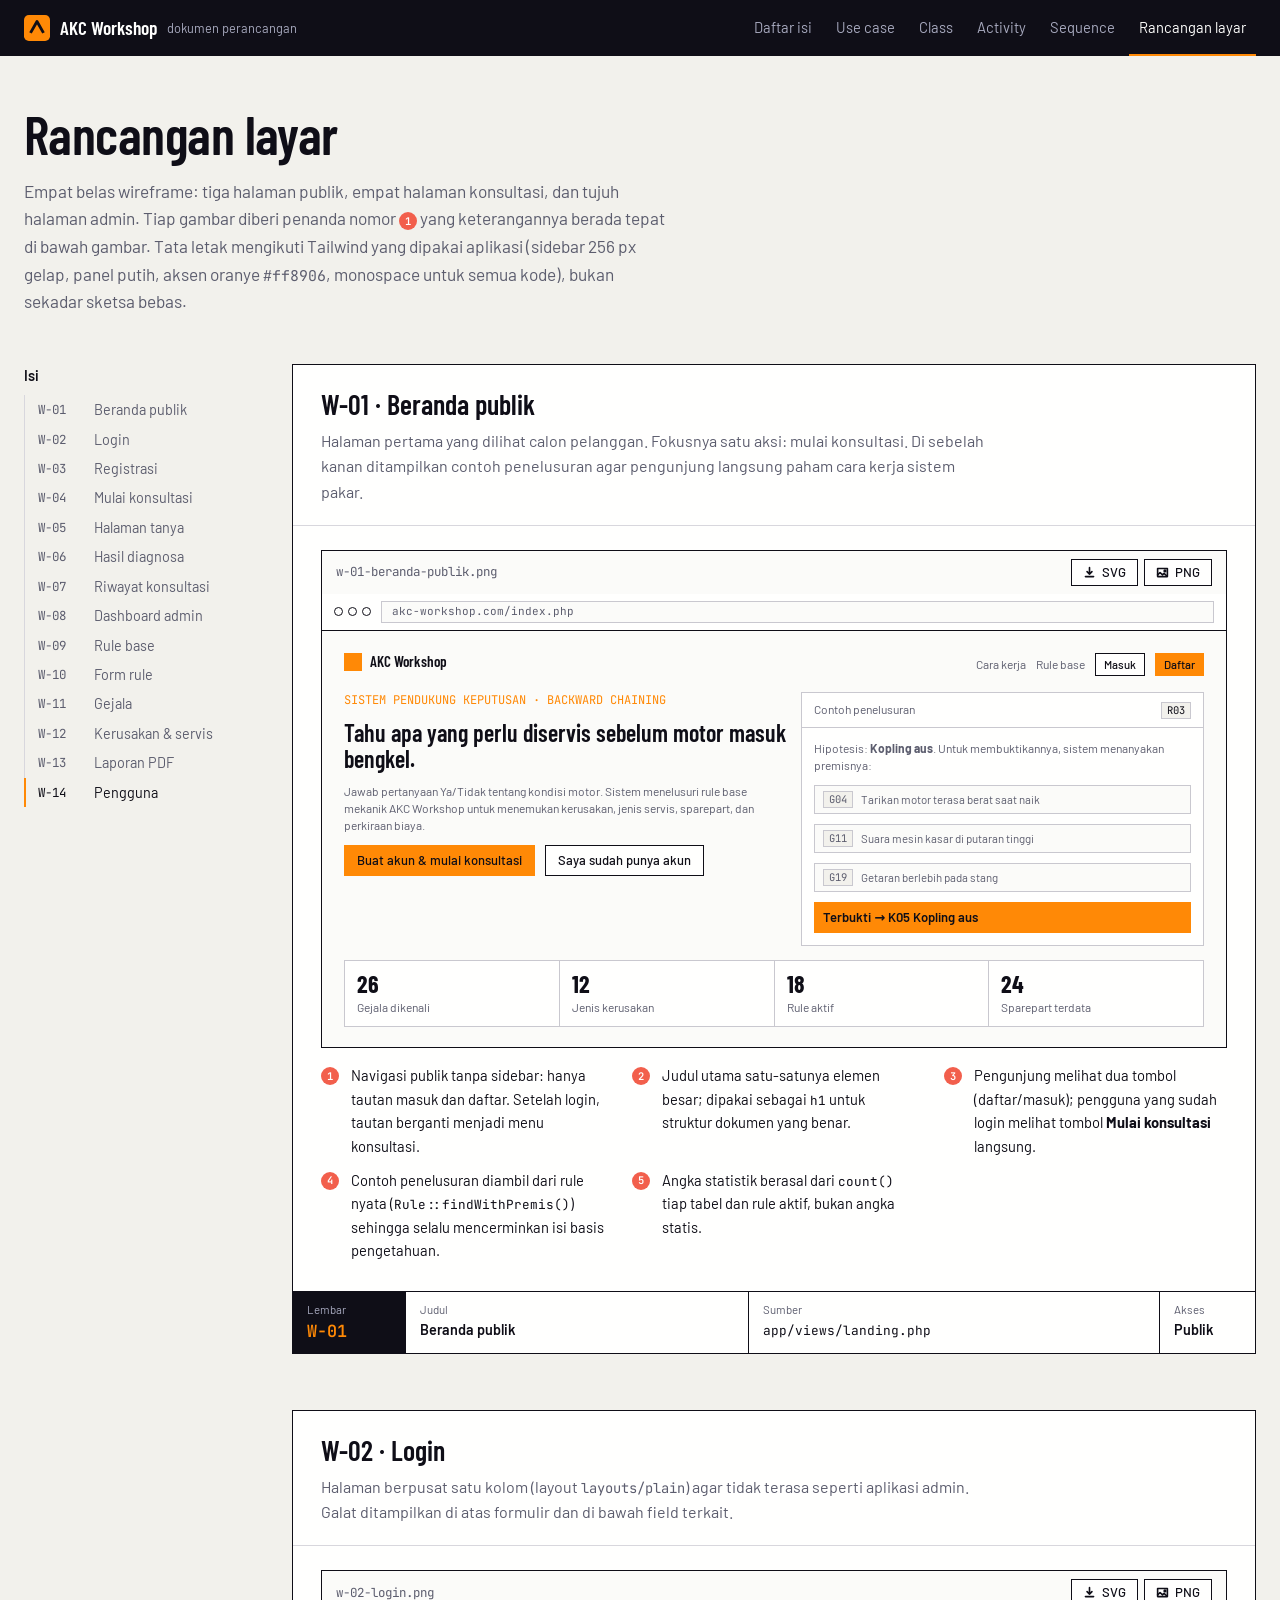
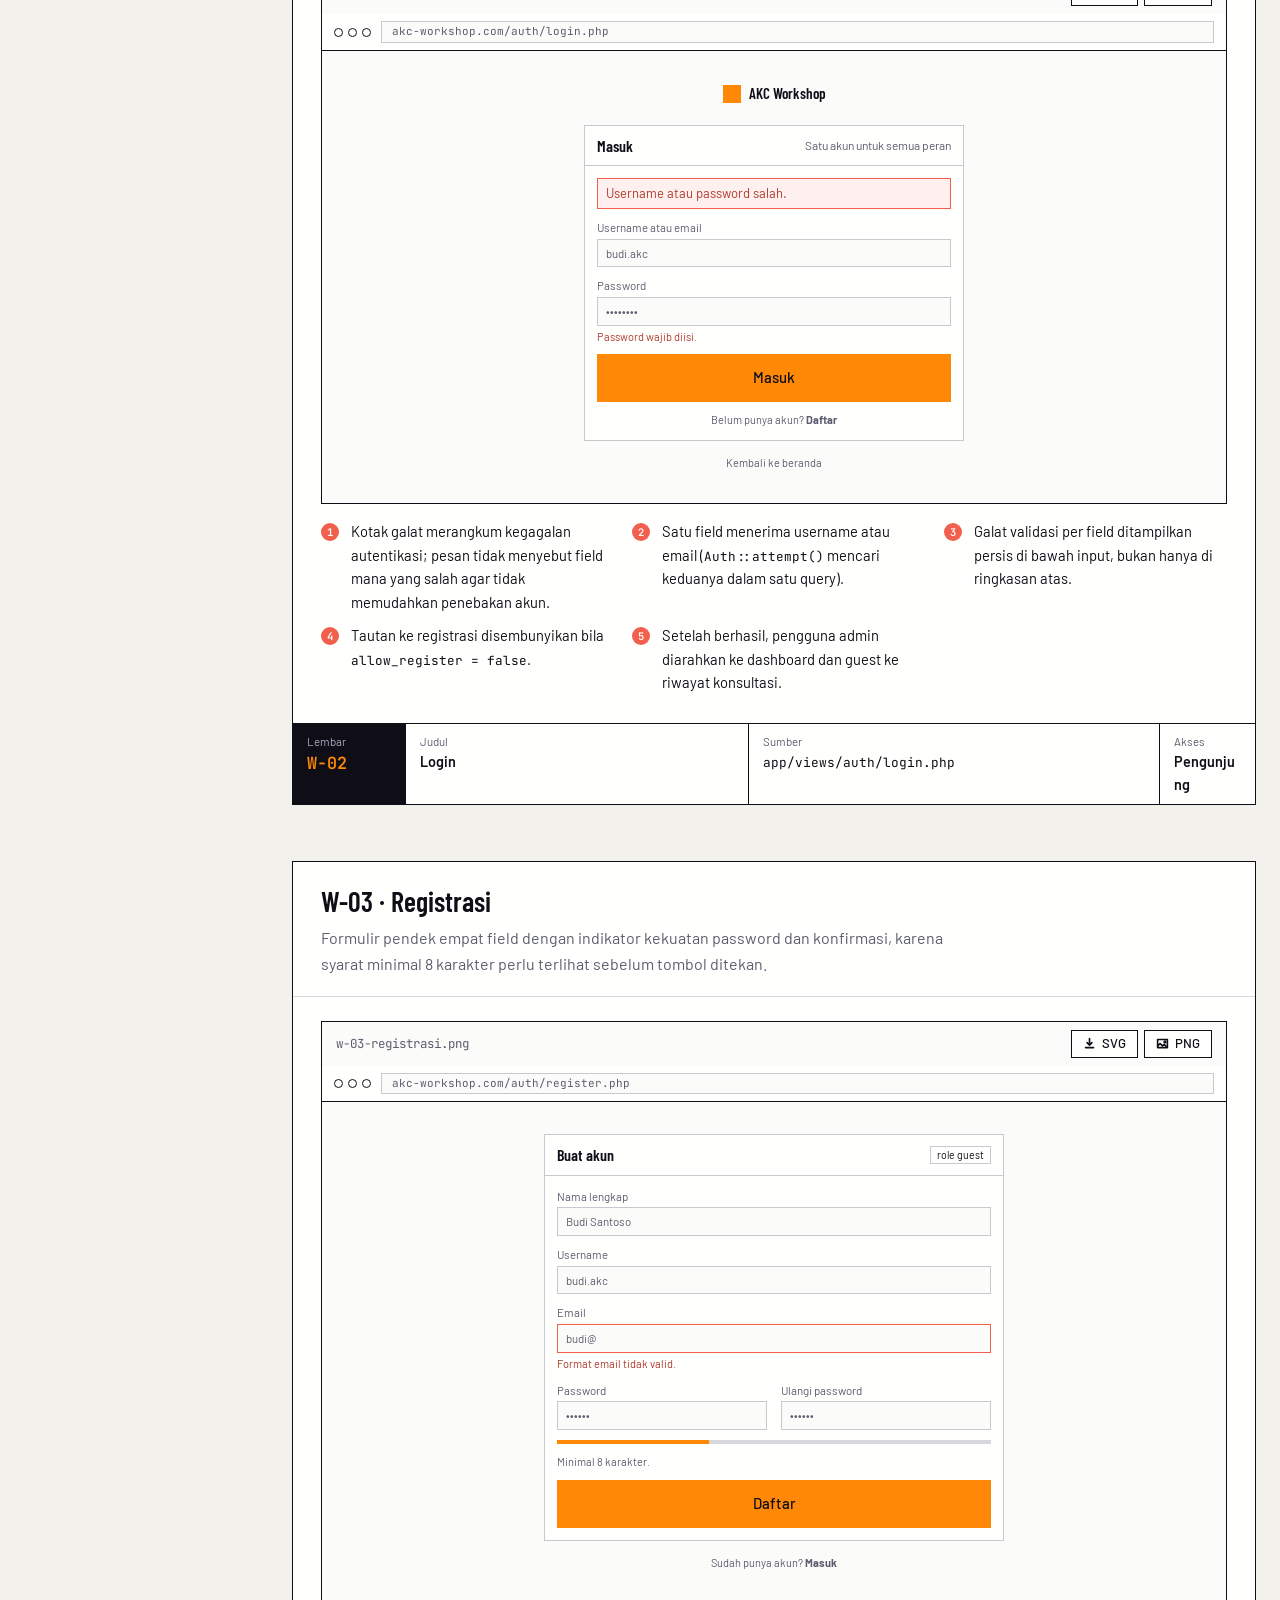
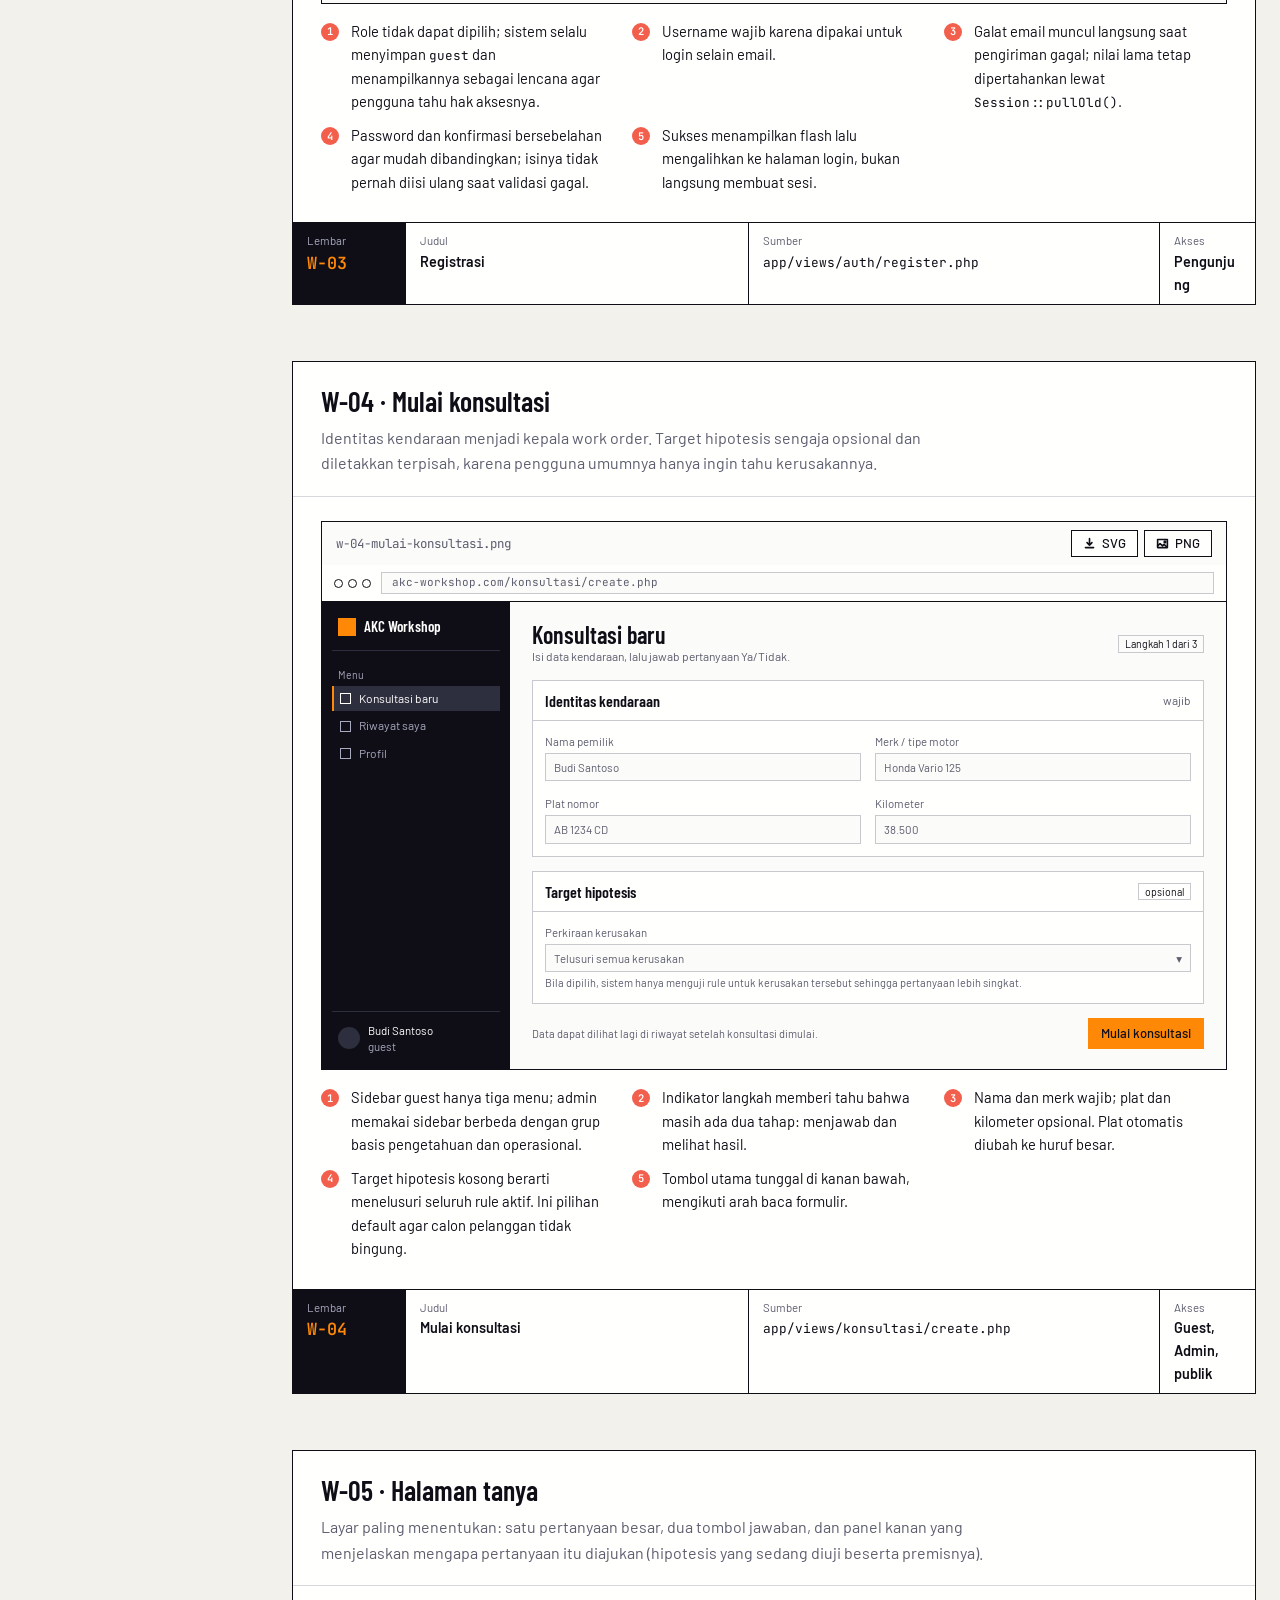
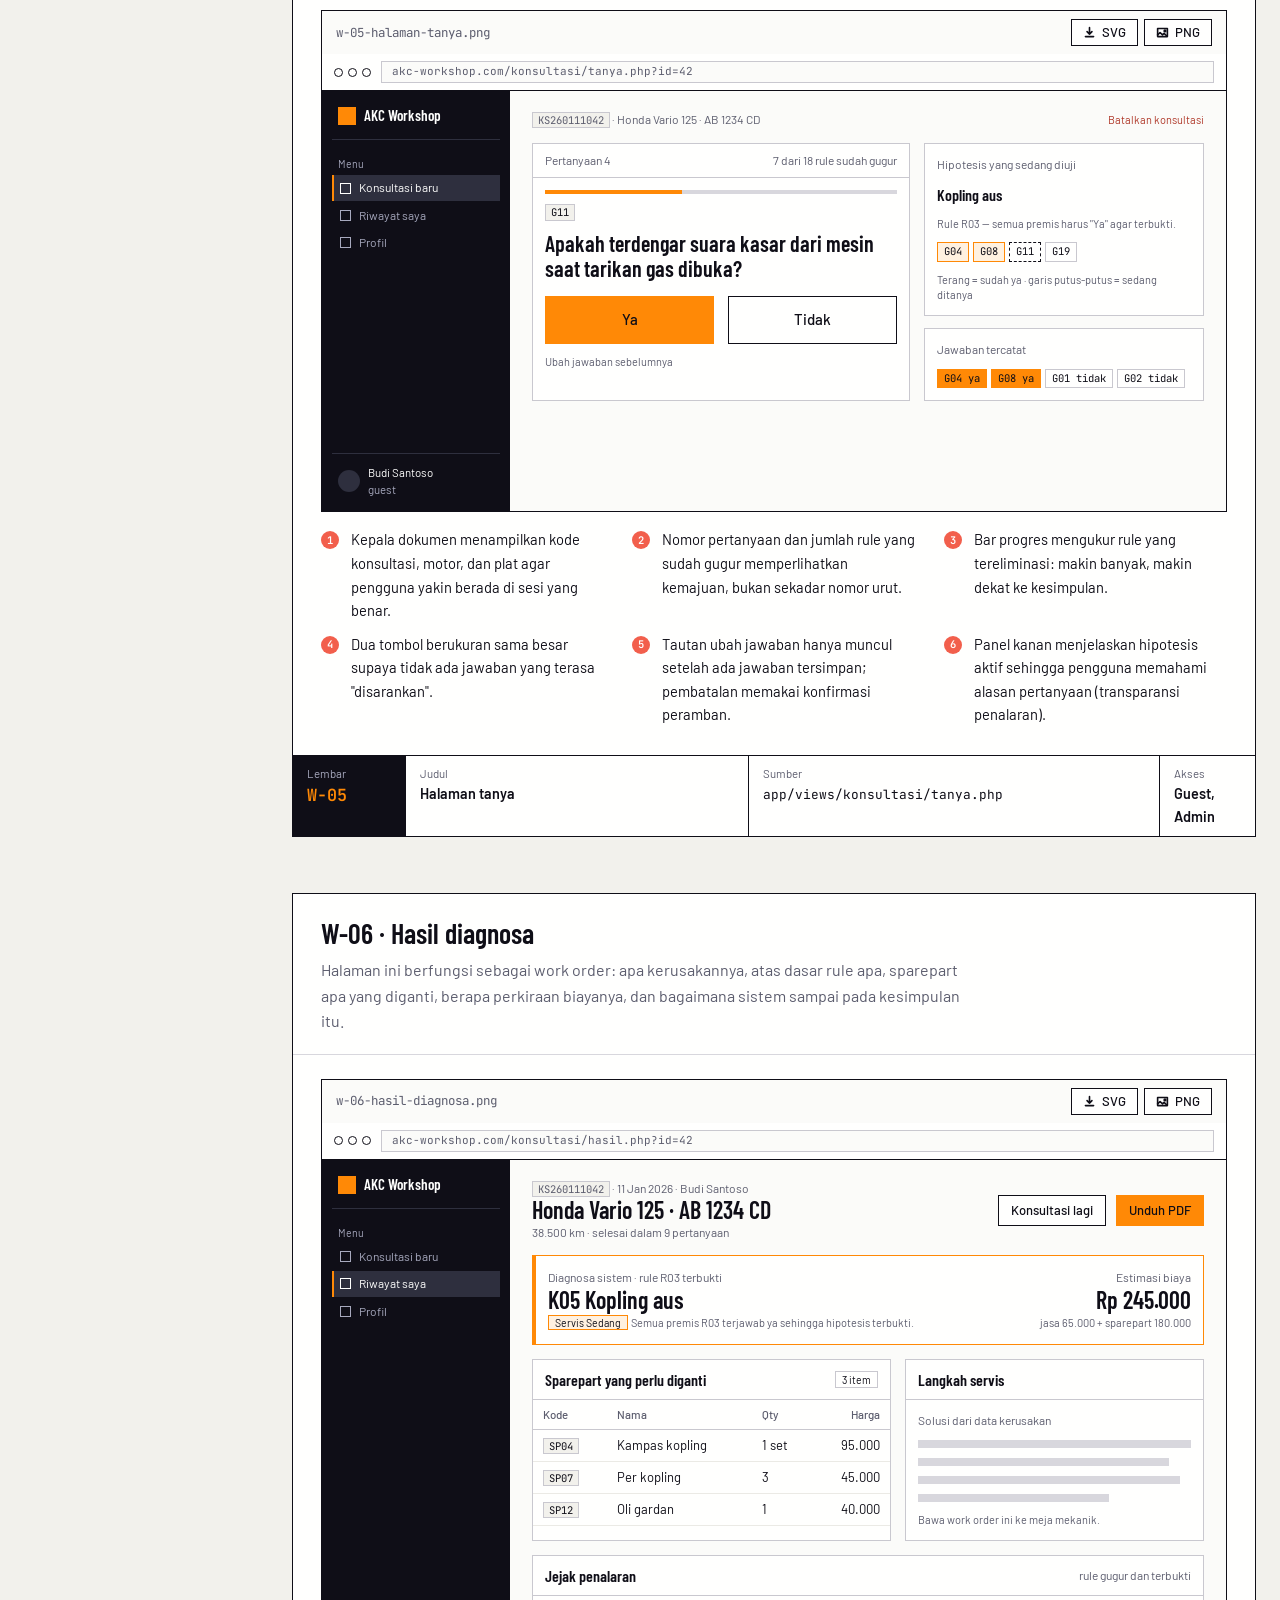
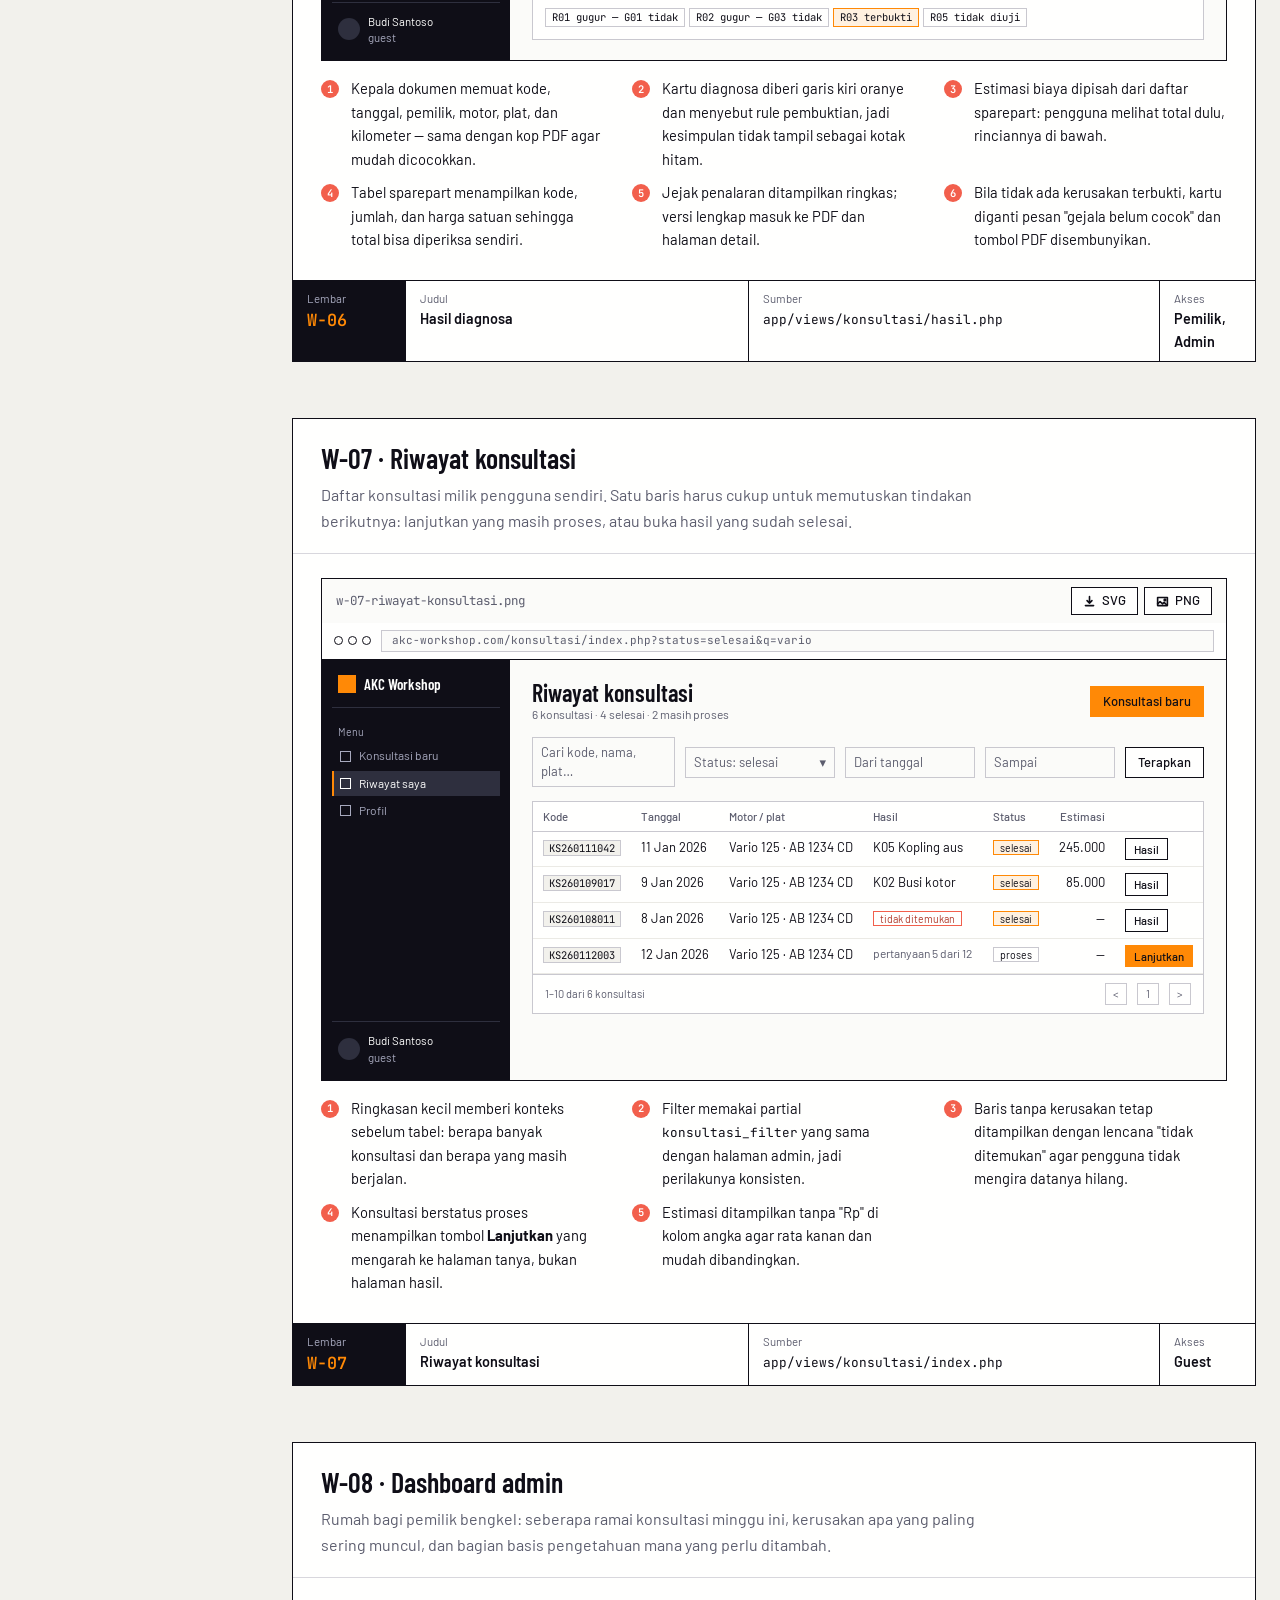
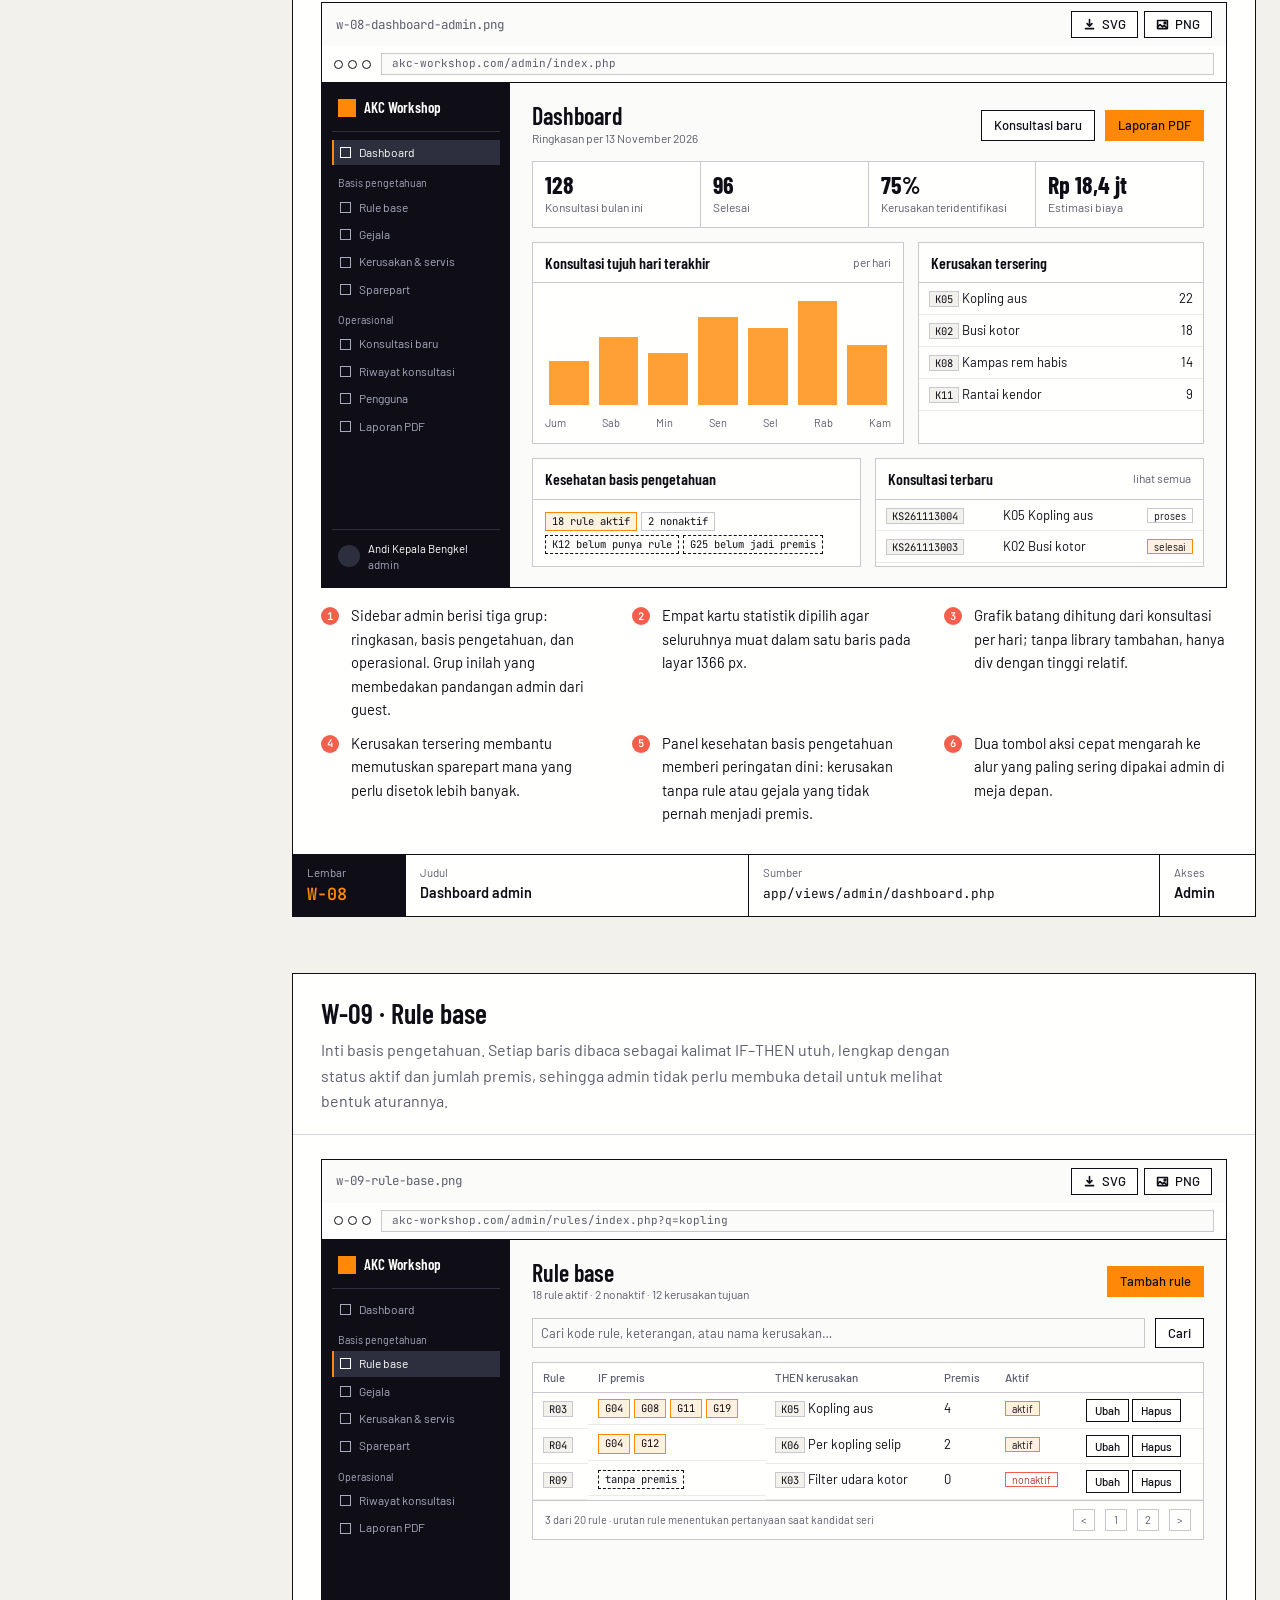
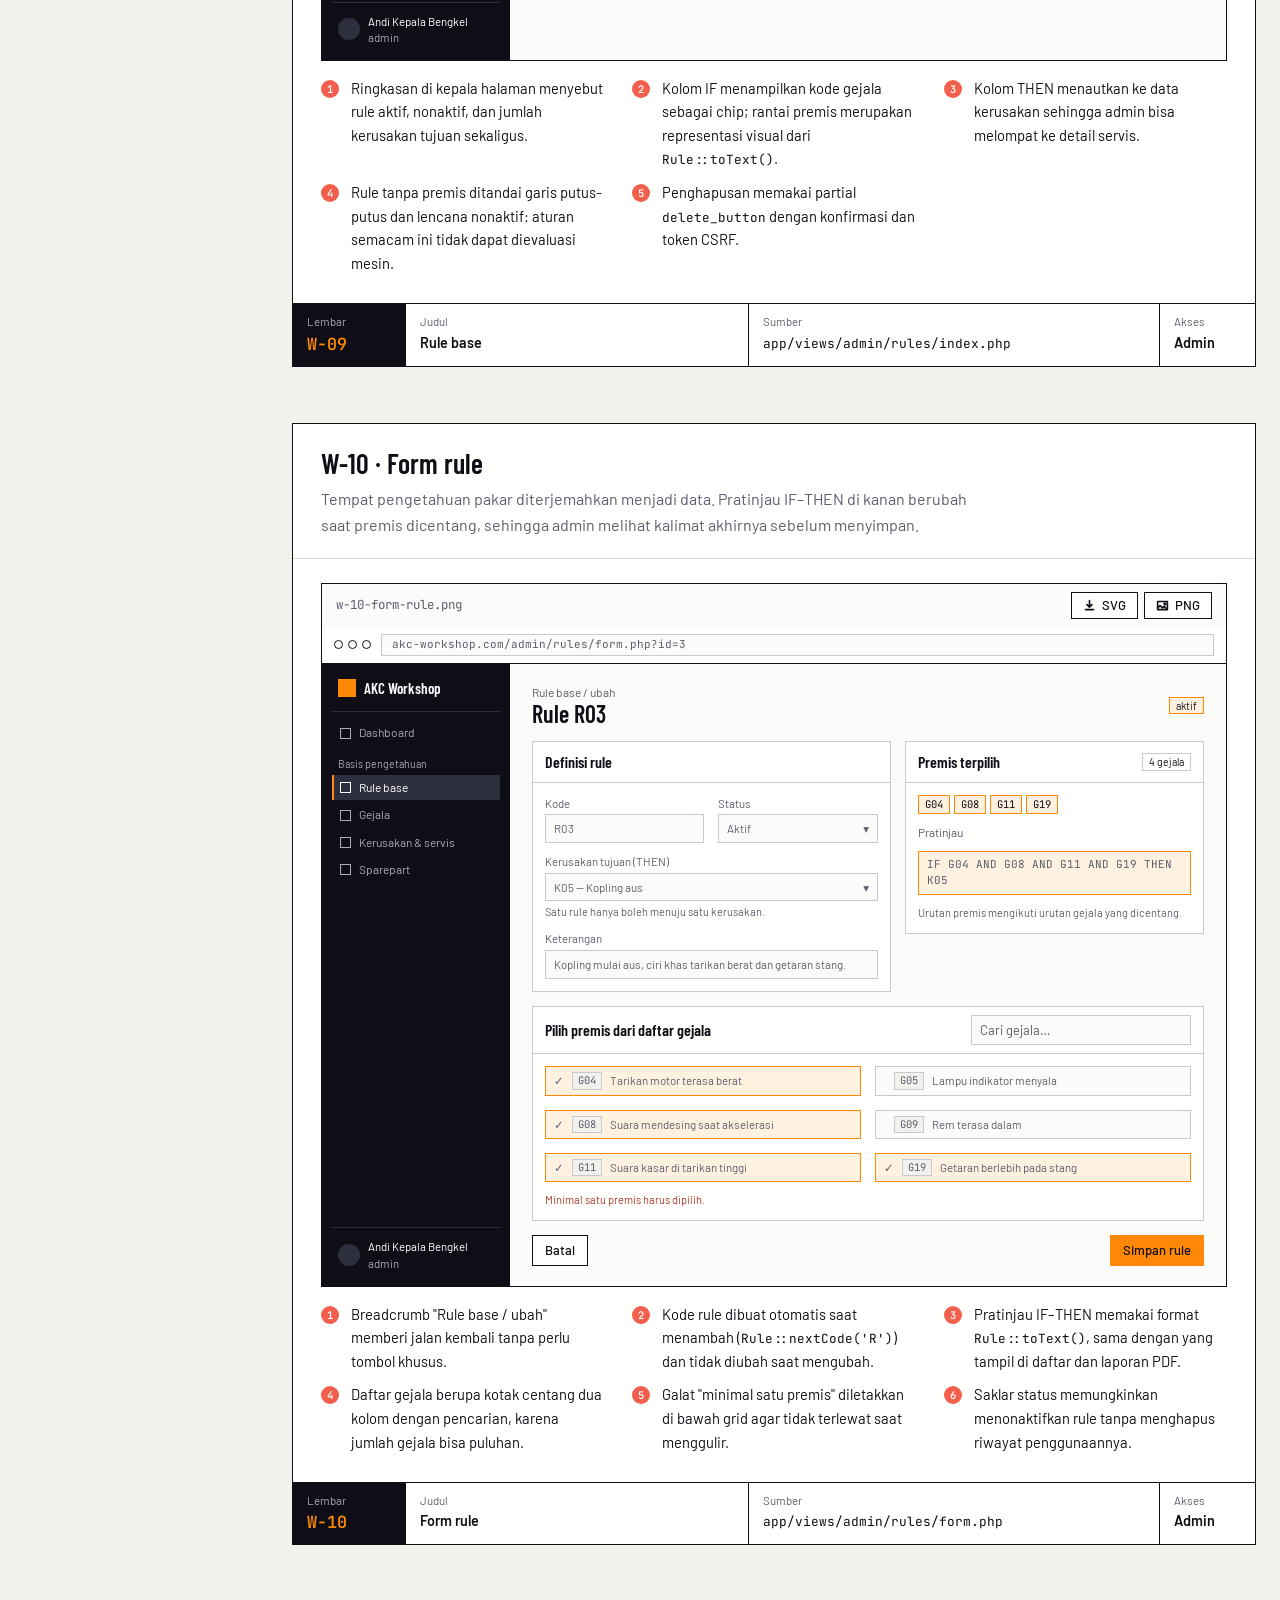
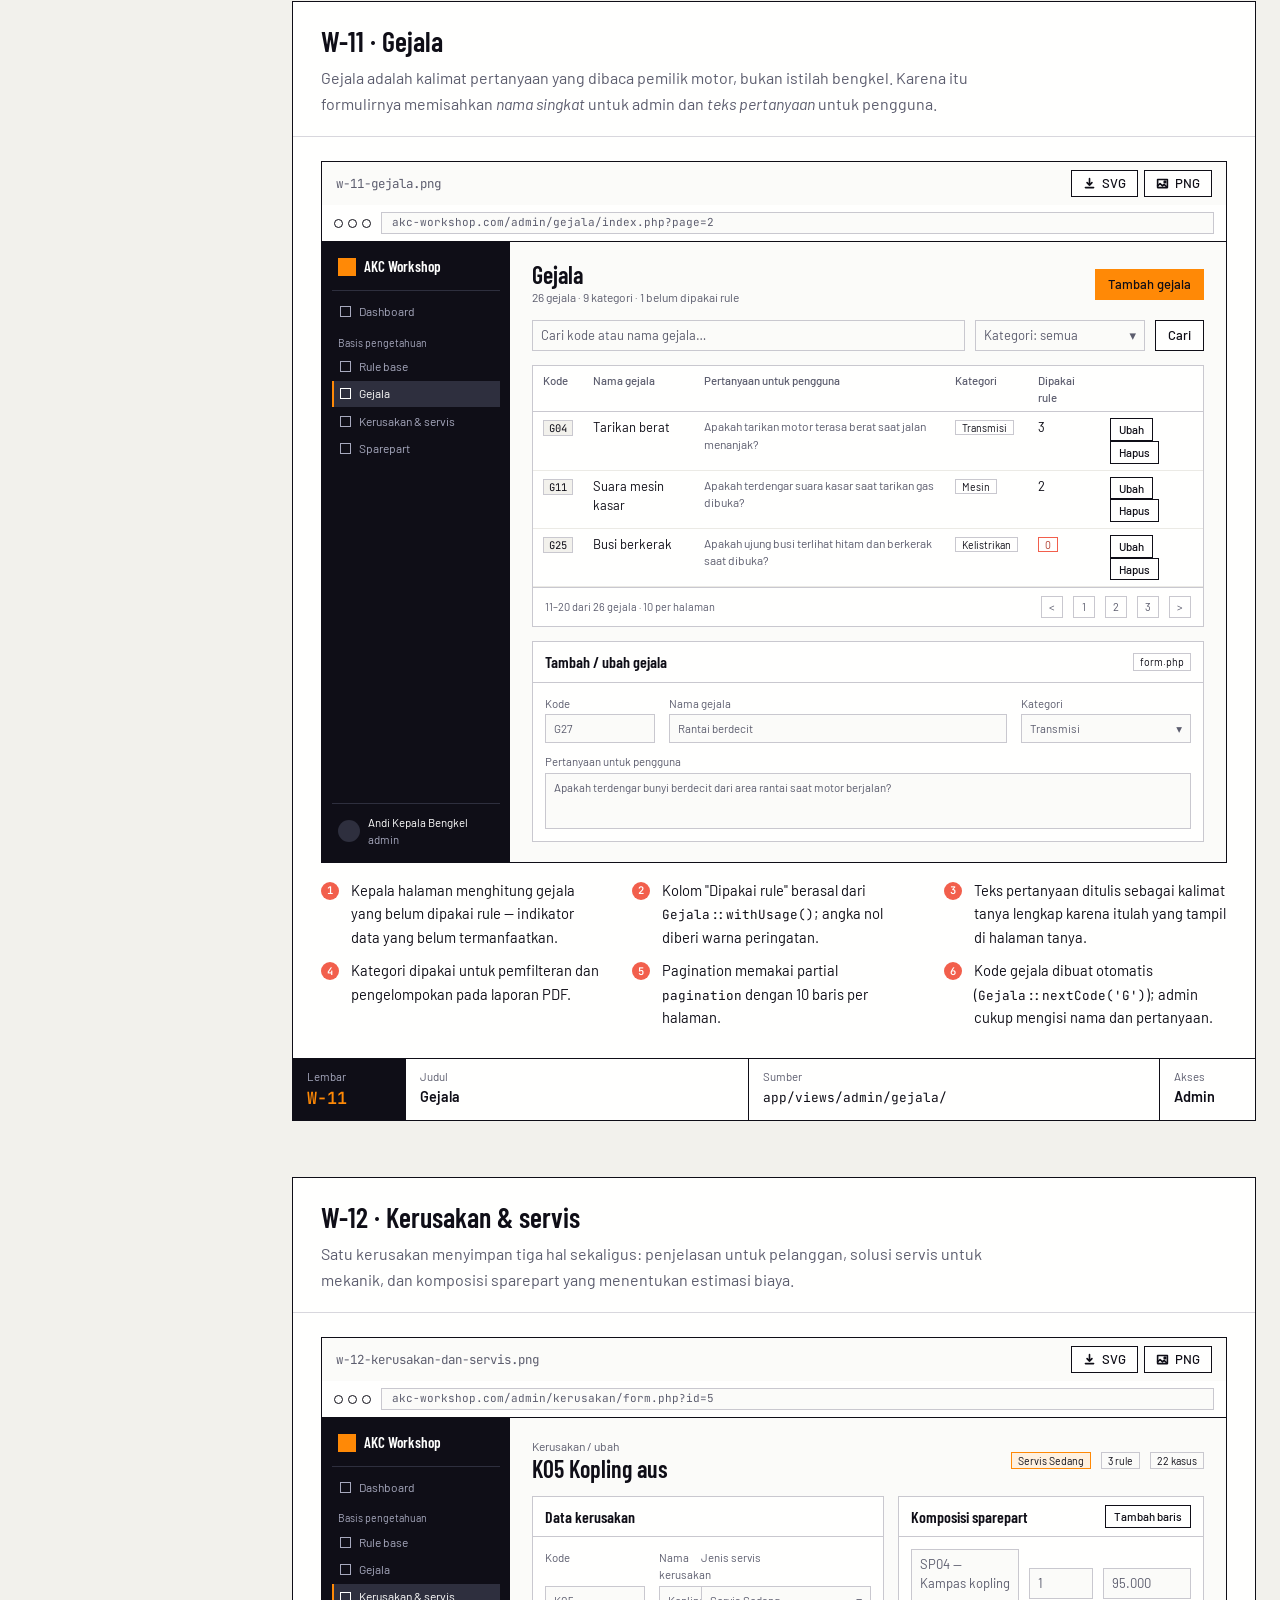
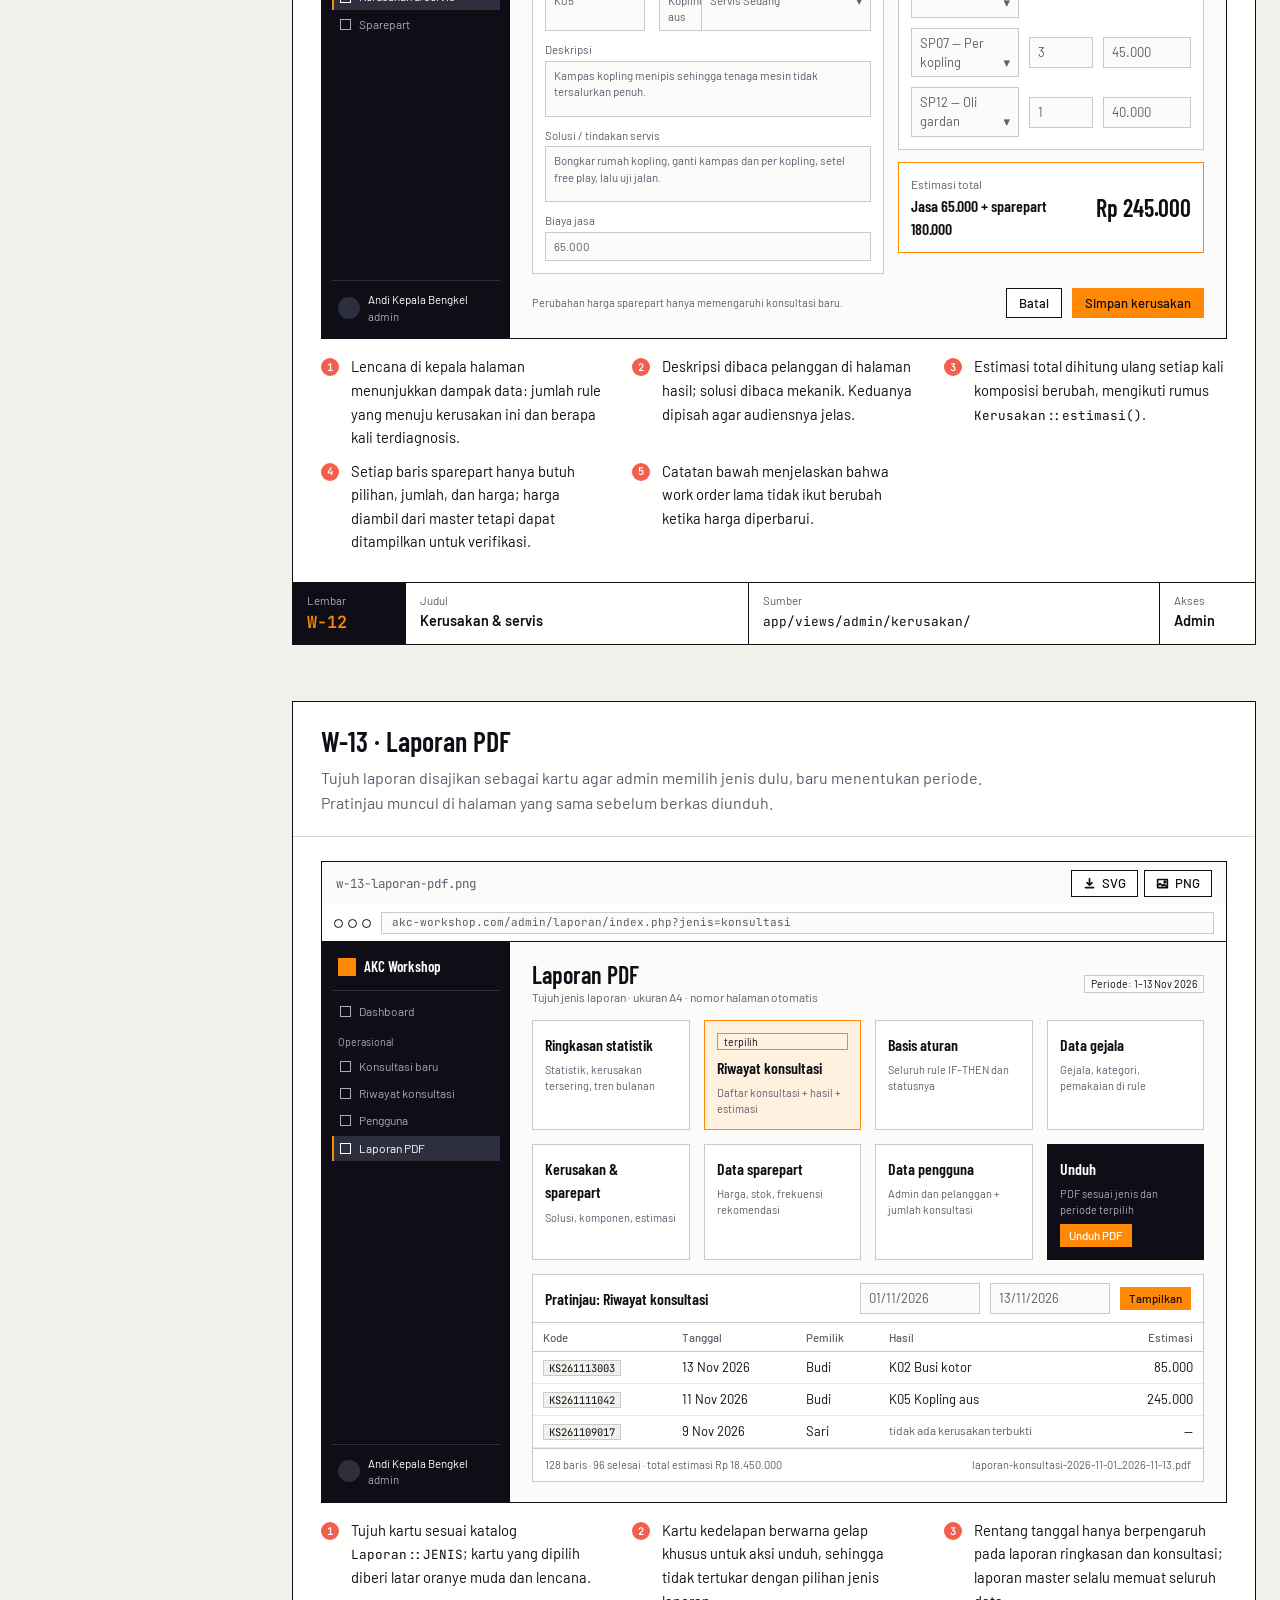
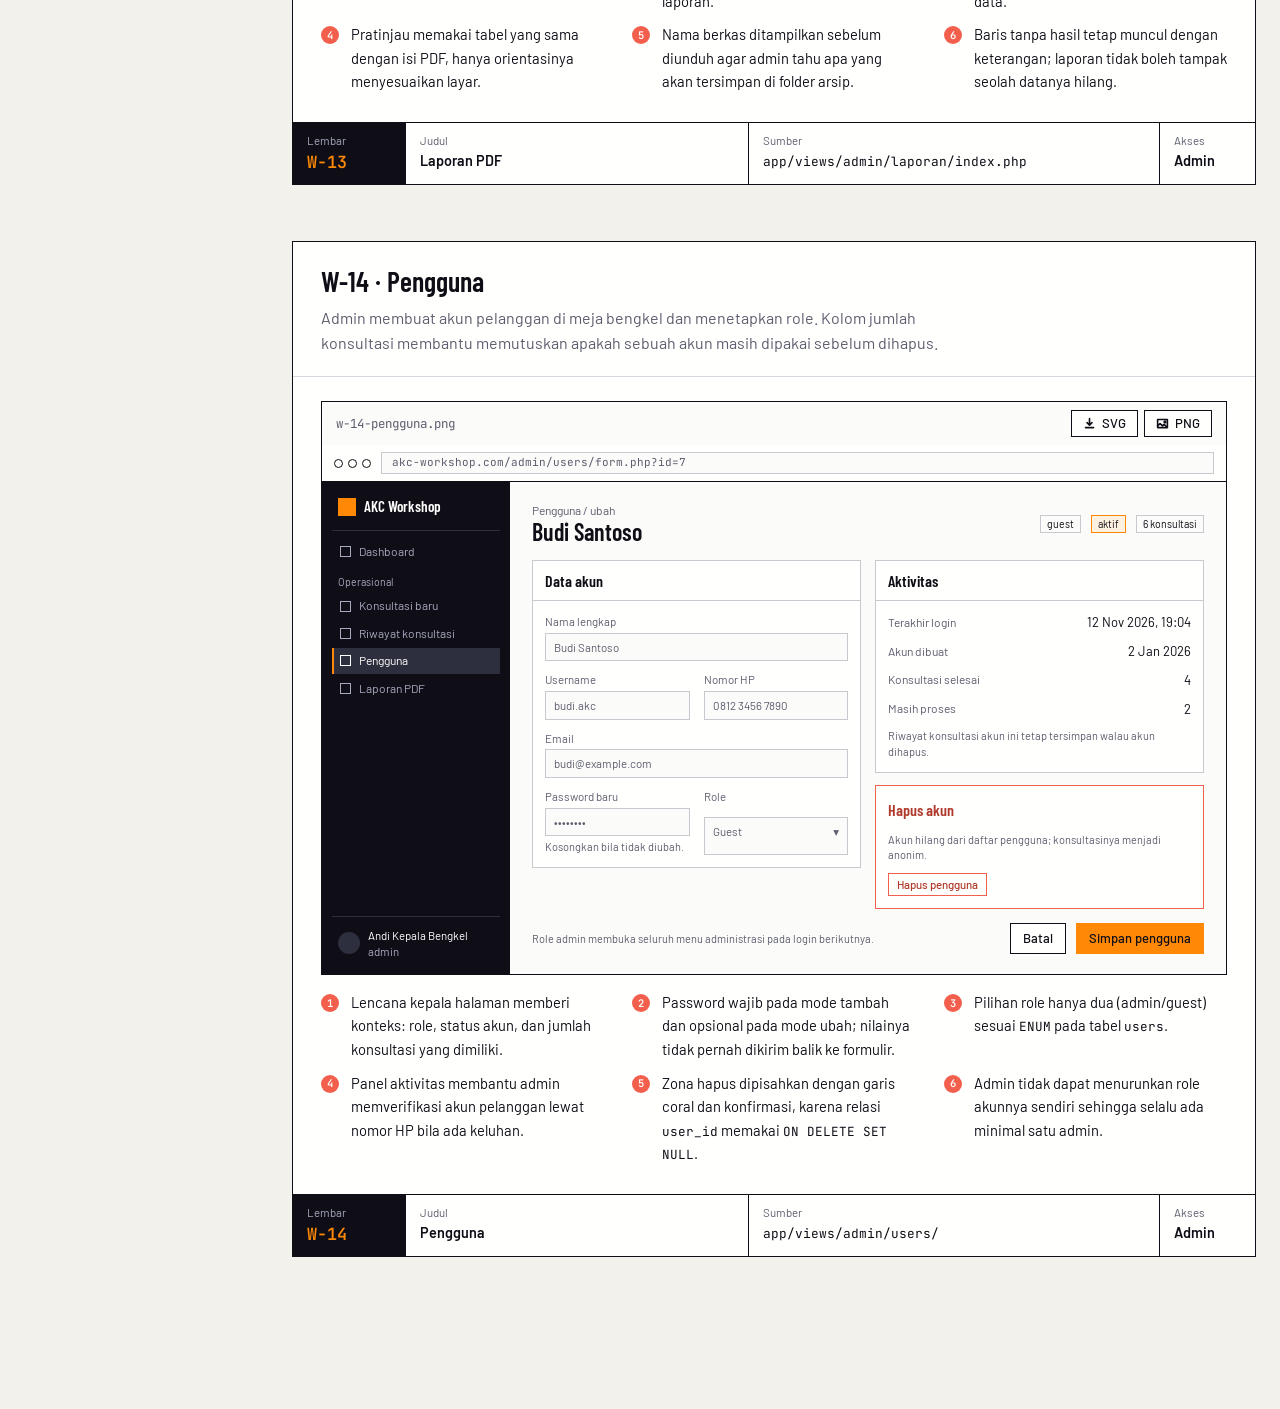
<file: rancangan-layar.html>
<!DOCTYPE html>
<html lang="id">

<head>
    <meta charset="UTF-8">
    <meta name="viewport" content="width=device-width, initial-scale=1">
    <title>Rancangan layar · AKC Workshop</title>
    <link rel="preconnect" href="https://fonts.googleapis.com">
    <link rel="preconnect" href="https://fonts.gstatic.com" crossorigin>
    <link
        href="https://fonts.googleapis.com/css2?family=Barlow:wght@400;500;600&family=Barlow+Condensed:wght@500;600;700&family=JetBrains+Mono:wght@500&display=swap"
        rel="stylesheet">
    <link rel="stylesheet" href="assets/uml.css">
    <link rel="icon"
        href="data:image/svg+xml,<svg xmlns='http://www.w3.org/2000/svg' viewBox='0 0 32 32'><rect width='32' height='32' rx='6' fill='%230f0e17'/><path d='M8 22 16 8l8 14' stroke='%23ff8906' stroke-width='3.5' fill='none' stroke-linejoin='round'/></svg>">
</head>

<body>
    <header class="top">
        <a class="brand" href="index.html"><svg viewBox="0 0 32 32" width="26" height="26" aria-hidden="true">
                <rect width="32" height="32" rx="6" fill="#ff8906" />
                <path d="M8 22 16 8l8 14" stroke="#0f0e17" stroke-width="3.5" fill="none" stroke-linejoin="round" />
            </svg> AKC Workshop <small>dokumen perancangan</small></a>
        <nav aria-label="Dokumen">
            <a href="index.html">Daftar isi</a>
            <a href="usecase-diagram.html">Use case</a>
            <a href="class-diagram.html">Class</a>
            <a href="activity-diagram.html">Activity</a>
            <a href="sequence-diagram.html">Sequence</a>
            <a href="rancangan-layar.html" aria-current="page">Rancangan layar</a>
        </nav>
    </header>

    <div class="page">
        <div class="page-intro">
            <h1>Rancangan layar</h1>
            <p>Empat belas wireframe: tiga halaman publik, empat halaman konsultasi, dan tujuh halaman admin. Tiap
                gambar diberi penanda nomor
                <span class="mk">1</span> yang keterangannya berada tepat di bawah gambar. Tata letak mengikuti Tailwind
                yang dipakai aplikasi
                (sidebar 256 px gelap, panel putih, aksen oranye <code>#ff8906</code>, monospace untuk semua kode),
                bukan sekadar sketsa bebas.
            </p>
        </div>

        <nav class="toc" aria-label="Isi halaman">
            <p>Isi</p>
            <ol>
                <li><a href="#w01"><span>W-01</span>Beranda publik</a></li>
                <li><a href="#w02"><span>W-02</span>Login</a></li>
                <li><a href="#w03"><span>W-03</span>Registrasi</a></li>
                <li><a href="#w04"><span>W-04</span>Mulai konsultasi</a></li>
                <li><a href="#w05"><span>W-05</span>Halaman tanya</a></li>
                <li><a href="#w06"><span>W-06</span>Hasil diagnosa</a></li>
                <li><a href="#w07"><span>W-07</span>Riwayat konsultasi</a></li>
                <li><a href="#w08"><span>W-08</span>Dashboard admin</a></li>
                <li><a href="#w09"><span>W-09</span>Rule base</a></li>
                <li><a href="#w10"><span>W-10</span>Form rule</a></li>
                <li><a href="#w11"><span>W-11</span>Gejala</a></li>
                <li><a href="#w12"><span>W-12</span>Kerusakan &amp; servis</a></li>
                <li><a href="#w13"><span>W-13</span>Laporan PDF</a></li>
                <li><a href="#w14"><span>W-14</span>Pengguna</a></li>
            </ol>
        </nav>

        <main>
            <section class="sheet" id="w01" aria-labelledby="h-w01">
                <div class="sheet-head">
                    <h2 id="h-w01">W-01 · Beranda publik</h2>
                    <p>Halaman pertama yang dilihat calon pelanggan. Fokusnya satu aksi: mulai konsultasi. Di sebelah
                        kanan ditampilkan contoh
                        penelusuran agar pengunjung langsung paham cara kerja sistem pakar.</p>
                </div>
                <div class="sheet-body">
                    <div class="wf">
                        <div class="wf-chrome">
                            <span class="wf-dots"><i></i><i></i><i></i></span>
                            <span class="wf-url">akc-workshop.com/index.php</span>
                        </div>
                        <div class="wf-main">
                            <div class="wf-row between">
                                <div class="wf-row"><span class="wf-logo"
                                        style="color:var(--ink);border:0;padding:0"><i></i>AKC Workshop</span></div>
                                <div class="wf-row">
                                    <span class="wf-sub">Cara kerja</span>
                                    <span class="wf-sub">Rule base</span>
                                    <span class="wf-btn sm">Masuk</span>
                                    <span class="wf-btn sm pri">Daftar</span>
                                </div>
                            </div>
                            <div class="wf-cols" style="grid-template-columns:1.1fr 1fr;align-items:start">
                                <div class="wf-cols" style="gap:10px">
                                    <span class="wf-sub" style="color:var(--flame);font-family:var(--mono)">SISTEM
                                        PENDUKUNG KEPUTUSAN · BACKWARD CHAINING</span>
                                    <div class="wf-h1">Tahu apa yang perlu diservis sebelum motor masuk bengkel.</div>
                                    <div class="wf-sub">Jawab pertanyaan Ya/Tidak tentang kondisi motor. Sistem
                                        menelusuri rule base mekanik
                                        AKC Workshop untuk menemukan kerusakan, jenis servis, sparepart, dan perkiraan
                                        biaya.</div>
                                    <div class="wf-row">
                                        <span class="wf-btn pri">Buat akun &amp; mulai konsultasi</span>
                                        <span class="wf-btn">Saya sudah punya akun</span>
                                    </div>
                                </div>
                                <div class="wf-box">
                                    <div class="wf-head"><span class="wf-sub">Contoh penelusuran</span><span
                                            class="wf-code">R03</span></div>
                                    <div class="wf-body">
                                        <div class="wf-sub">Hipotesis: <b>Kopling aus</b>. Untuk membuktikannya, sistem
                                            menanyakan premisnya:</div>
                                        <div class="wf-field"><span class="wf-input" style="display:flex;gap:8px"><span
                                                    class="wf-code">G04</span> Tarikan motor terasa berat saat
                                                naik</span></div>
                                        <div class="wf-field"><span class="wf-input" style="display:flex;gap:8px"><span
                                                    class="wf-code">G11</span> Suara mesin kasar di putaran
                                                tinggi</span></div>
                                        <div class="wf-field"><span class="wf-input" style="display:flex;gap:8px"><span
                                                    class="wf-code">G19</span> Getaran berlebih pada stang</span></div>
                                        <div class="wf-input"
                                            style="background:var(--flame);color:var(--ink);border-color:var(--flame);font-weight:600">
                                            Terbukti → K05 Kopling aus</div>
                                    </div>
                                </div>
                            </div>
                            <div class="wf-stats" style="grid-template-columns:repeat(4,minmax(0,1fr))">
                                <div><b>26</b><span class="wf-sub">Gejala dikenali</span></div>
                                <div><b>12</b><span class="wf-sub">Jenis kerusakan</span></div>
                                <div><b>18</b><span class="wf-sub">Rule aktif</span></div>
                                <div><b>24</b><span class="wf-sub">Sparepart terdata</span></div>
                            </div>
                        </div>
                    </div>
                    <ul class="notes" style="margin-top:16px">
                        <li><span class="mk">1</span><span>Navigasi publik tanpa sidebar: hanya tautan masuk dan daftar.
                                Setelah login, tautan berganti menjadi menu konsultasi.</span></li>
                        <li><span class="mk">2</span><span>Judul utama satu-satunya elemen besar; dipakai sebagai
                                <code>h1</code> untuk struktur dokumen yang benar.</span></li>
                        <li><span class="mk">3</span><span>Pengunjung melihat dua tombol (daftar/masuk); pengguna yang
                                sudah login melihat tombol <b>Mulai konsultasi</b> langsung.</span></li>
                        <li><span class="mk">4</span><span>Contoh penelusuran diambil dari rule nyata
                                (<code>Rule::findWithPremis()</code>) sehingga selalu mencerminkan isi basis
                                pengetahuan.</span></li>
                        <li><span class="mk">5</span><span>Angka statistik berasal dari <code>count()</code> tiap tabel
                                dan rule aktif, bukan angka statis.</span></li>
                    </ul>
                </div>
                <div class="titleblock">
                    <div><span>Lembar</span><b>W-01</b></div>
                    <div><span>Judul</span><b>Beranda publik</b></div>
                    <div><span>Sumber</span><code>app/views/landing.php</code></div>
                    <div><span>Akses</span><b>Publik</b></div>
                </div>
            </section>
            <section class="sheet" id="w02" aria-labelledby="h-w02">
                <div class="sheet-head">
                    <h2 id="h-w02">W-02 · Login</h2>
                    <p>Halaman berpusat satu kolom (layout <code>layouts/plain</code>) agar tidak terasa seperti
                        aplikasi admin.
                        Galat ditampilkan di atas formulir dan di bawah field terkait.</p>
                </div>
                <div class="sheet-body">
                    <div class="wf">
                        <div class="wf-chrome">
                            <span class="wf-dots"><i></i><i></i><i></i></span>
                            <span class="wf-url">akc-workshop.com/auth/login.php</span>
                        </div>
                        <div class="wf-plain">
                            <div style="width:100%;max-width:380px;display:grid;gap:14px">
                                <div class="wf-row" style="justify-content:center"><span class="wf-logo"
                                        style="color:var(--ink);border:0;padding:0"><i></i>AKC Workshop</span></div>
                                <div class="wf-box">
                                    <div class="wf-head"><span class="wf-h2">Masuk</span><span class="wf-sub">Satu akun
                                            untuk semua peran</span></div>
                                    <div class="wf-body">
                                        <div class="wf-input"
                                            style="border-color:var(--coral);color:#b03a2b;background:#fdf0ee">
                                            Username atau password salah.</div>
                                        <div class="wf-field"><span>Username atau email</span><span
                                                class="wf-input">budi.akc</span></div>
                                        <div class="wf-field"><span>Password</span><span
                                                class="wf-input">••••••••</span>
                                            <span class="wf-hint" style="color:#b03a2b">Password wajib diisi.</span>
                                        </div>
                                        <span class="wf-btn pri big">Masuk</span>
                                        <span class="wf-hint" style="text-align:center">Belum punya akun?
                                            <b>Daftar</b></span>
                                    </div>
                                </div>
                                <span class="wf-hint" style="text-align:center">Kembali ke beranda</span>
                            </div>
                        </div>
                    </div>
                    <ul class="notes" style="margin-top:16px">
                        <li><span class="mk">1</span><span>Kotak galat merangkum kegagalan autentikasi; pesan tidak
                                menyebut field mana yang salah agar tidak memudahkan penebakan akun.</span></li>
                        <li><span class="mk">2</span><span>Satu field menerima username atau email
                                (<code>Auth::attempt()</code> mencari keduanya dalam satu query).</span></li>
                        <li><span class="mk">3</span><span>Galat validasi per field ditampilkan persis di bawah input,
                                bukan hanya di ringkasan atas.</span></li>
                        <li><span class="mk">4</span><span>Tautan ke registrasi disembunyikan bila
                                <code>allow_register = false</code>.</span></li>
                        <li><span class="mk">5</span><span>Setelah berhasil, pengguna admin diarahkan ke dashboard dan
                                guest ke riwayat konsultasi.</span></li>
                    </ul>
                </div>
                <div class="titleblock">
                    <div><span>Lembar</span><b>W-02</b></div>
                    <div><span>Judul</span><b>Login</b></div>
                    <div><span>Sumber</span><code>app/views/auth/login.php</code></div>
                    <div><span>Akses</span><b>Pengunjung</b></div>
                </div>
            </section>
            <section class="sheet" id="w03" aria-labelledby="h-w03">
                <div class="sheet-head">
                    <h2 id="h-w03">W-03 · Registrasi</h2>
                    <p>Formulir pendek empat field dengan indikator kekuatan password dan konfirmasi, karena syarat
                        minimal 8 karakter
                        perlu terlihat sebelum tombol ditekan.</p>
                </div>
                <div class="sheet-body">
                    <div class="wf">
                        <div class="wf-chrome">
                            <span class="wf-dots"><i></i><i></i><i></i></span>
                            <span class="wf-url">akc-workshop.com/auth/register.php</span>
                        </div>
                        <div class="wf-plain">
                            <div style="width:100%;max-width:460px;display:grid;gap:14px">
                                <div class="wf-box">
                                    <div class="wf-head"><span class="wf-h2">Buat akun</span><span class="wf-badge">role
                                            guest</span></div>
                                    <div class="wf-body">
                                        <div class="wf-field"><span>Nama lengkap</span><span class="wf-input">Budi
                                                Santoso</span></div>
                                        <div class="wf-field"><span>Username</span><span
                                                class="wf-input">budi.akc</span></div>
                                        <div class="wf-field"><span>Email</span><span class="wf-input"
                                                style="border-color:var(--coral)">budi@</span>
                                            <span class="wf-hint" style="color:#b03a2b">Format email tidak valid.</span>
                                        </div>
                                        <div class="wf-cols" style="grid-template-columns:1fr 1fr">
                                            <div class="wf-field"><span>Password</span><span
                                                    class="wf-input">••••••</span></div>
                                            <div class="wf-field"><span>Ulangi password</span><span
                                                    class="wf-input">••••••</span></div>
                                        </div>
                                        <div class="wf-progress" aria-hidden="true"><i style="width:35%"></i></div>
                                        <span class="wf-hint">Minimal 8 karakter.</span>
                                        <span class="wf-btn pri big">Daftar</span>
                                    </div>
                                </div>
                                <span class="wf-hint" style="text-align:center">Sudah punya akun? <b>Masuk</b></span>
                            </div>
                        </div>
                    </div>
                    <ul class="notes" style="margin-top:16px">
                        <li><span class="mk">1</span><span>Role tidak dapat dipilih; sistem selalu menyimpan
                                <code>guest</code> dan menampilkannya sebagai lencana agar pengguna tahu hak
                                aksesnya.</span></li>
                        <li><span class="mk">2</span><span>Username wajib karena dipakai untuk login selain
                                email.</span></li>
                        <li><span class="mk">3</span><span>Galat email muncul langsung saat pengiriman gagal; nilai lama
                                tetap dipertahankan lewat <code>Session::pullOld()</code>.</span></li>
                        <li><span class="mk">4</span><span>Password dan konfirmasi bersebelahan agar mudah dibandingkan;
                                isinya tidak pernah diisi ulang saat validasi gagal.</span></li>
                        <li><span class="mk">5</span><span>Sukses menampilkan flash lalu mengalihkan ke halaman login,
                                bukan langsung membuat sesi.</span></li>
                    </ul>
                </div>
                <div class="titleblock">
                    <div><span>Lembar</span><b>W-03</b></div>
                    <div><span>Judul</span><b>Registrasi</b></div>
                    <div><span>Sumber</span><code>app/views/auth/register.php</code></div>
                    <div><span>Akses</span><b>Pengunjung</b></div>
                </div>
            </section>
            <section class="sheet" id="w04" aria-labelledby="h-w04">
                <div class="sheet-head">
                    <h2 id="h-w04">W-04 · Mulai konsultasi</h2>
                    <p>Identitas kendaraan menjadi kepala work order. Target hipotesis sengaja opsional dan diletakkan
                        terpisah, karena pengguna umumnya
                        hanya ingin tahu kerusakannya.</p>
                </div>
                <div class="sheet-body">
                    <div class="wf">
                        <div class="wf-chrome">
                            <span class="wf-dots"><i></i><i></i><i></i></span>
                            <span class="wf-url">akc-workshop.com/konsultasi/create.php</span>
                        </div>
                        <div class="wf-app">
                            <aside class="wf-side">
                                <div class="wf-logo"><i></i>AKC Workshop</div>
                                <div class="wf-group">Menu</div>
                                <div class="wf-nav on">Konsultasi baru</div>
                                <div class="wf-nav">Riwayat saya</div>
                                <div class="wf-nav">Profil</div>
                                <div class="wf-user"><i></i><span>Budi Santoso<br><span
                                            style="color:var(--mist)">guest</span></span></div>
                            </aside>
                            <div class="wf-main">
                                <div class="wf-row between">
                                    <div>
                                        <div class="wf-h1">Konsultasi baru</div>
                                        <div class="wf-sub">Isi data kendaraan, lalu jawab pertanyaan Ya/Tidak.</div>
                                    </div>
                                    <span class="wf-badge">Langkah 1 dari 3</span>
                                </div>
                                <div class="wf-box">
                                    <div class="wf-head"><span class="wf-h2">Identitas kendaraan</span><span
                                            class="wf-sub">wajib</span></div>
                                    <div class="wf-body">
                                        <div class="wf-cols" style="grid-template-columns:1fr 1fr">
                                            <div class="wf-field"><span>Nama pemilik</span><span class="wf-input">Budi
                                                    Santoso</span></div>
                                            <div class="wf-field"><span>Merk / tipe motor</span><span
                                                    class="wf-input">Honda Vario 125</span></div>
                                            <div class="wf-field"><span>Plat nomor</span><span class="wf-input">AB 1234
                                                    CD</span></div>
                                            <div class="wf-field"><span>Kilometer</span><span
                                                    class="wf-input">38.500</span></div>
                                        </div>
                                    </div>
                                </div>
                                <div class="wf-box">
                                    <div class="wf-head"><span class="wf-h2">Target hipotesis</span><span
                                            class="wf-badge">opsional</span></div>
                                    <div class="wf-body">
                                        <div class="wf-field"><span>Perkiraan kerusakan</span>
                                            <span class="wf-input sel">Telusuri semua kerusakan</span>
                                            <span class="wf-hint">Bila dipilih, sistem hanya menguji rule untuk
                                                kerusakan tersebut sehingga pertanyaan lebih singkat.</span>
                                        </div>
                                    </div>
                                </div>
                                <div class="wf-row between">
                                    <span class="wf-hint">Data dapat dilihat lagi di riwayat setelah konsultasi
                                        dimulai.</span>
                                    <span class="wf-btn pri">Mulai konsultasi</span>
                                </div>
                            </div>
                        </div>
                    </div>
                    <ul class="notes" style="margin-top:16px">
                        <li><span class="mk">1</span><span>Sidebar guest hanya tiga menu; admin memakai sidebar berbeda
                                dengan grup basis pengetahuan dan operasional.</span></li>
                        <li><span class="mk">2</span><span>Indikator langkah memberi tahu bahwa masih ada dua tahap:
                                menjawab dan melihat hasil.</span></li>
                        <li><span class="mk">3</span><span>Nama dan merk wajib; plat dan kilometer opsional. Plat
                                otomatis diubah ke huruf besar.</span></li>
                        <li><span class="mk">4</span><span>Target hipotesis kosong berarti menelusuri seluruh rule
                                aktif. Ini pilihan default agar calon pelanggan tidak bingung.</span></li>
                        <li><span class="mk">5</span><span>Tombol utama tunggal di kanan bawah, mengikuti arah baca
                                formulir.</span></li>
                    </ul>
                </div>
                <div class="titleblock">
                    <div><span>Lembar</span><b>W-04</b></div>
                    <div><span>Judul</span><b>Mulai konsultasi</b></div>
                    <div><span>Sumber</span><code>app/views/konsultasi/create.php</code></div>
                    <div><span>Akses</span><b>Guest, Admin, publik</b></div>
                </div>
            </section>
            <section class="sheet" id="w05" aria-labelledby="h-w05">
                <div class="sheet-head">
                    <h2 id="h-w05">W-05 · Halaman tanya</h2>
                    <p>Layar paling menentukan: satu pertanyaan besar, dua tombol jawaban, dan panel kanan yang
                        menjelaskan mengapa pertanyaan itu
                        diajukan (hipotesis yang sedang diuji beserta premisnya).</p>
                </div>
                <div class="sheet-body">
                    <div class="wf">
                        <div class="wf-chrome">
                            <span class="wf-dots"><i></i><i></i><i></i></span>
                            <span class="wf-url">akc-workshop.com/konsultasi/tanya.php?id=42</span>
                        </div>
                        <div class="wf-app">
                            <aside class="wf-side">
                                <div class="wf-logo"><i></i>AKC Workshop</div>
                                <div class="wf-group">Menu</div>
                                <div class="wf-nav on">Konsultasi baru</div>
                                <div class="wf-nav">Riwayat saya</div>
                                <div class="wf-nav">Profil</div>
                                <div class="wf-user"><i></i><span>Budi Santoso<br><span
                                            style="color:var(--mist)">guest</span></span></div>
                            </aside>
                            <div class="wf-main">
                                <div class="wf-row between">
                                    <span class="wf-sub"><span class="wf-code">KS260111042</span> · Honda Vario 125 · AB
                                        1234 CD</span>
                                    <span class="wf-hint" style="color:#b03a2b">Batalkan konsultasi</span>
                                </div>
                                <div class="wf-cols" style="grid-template-columns:minmax(0,1fr) 280px">
                                    <div class="wf-box">
                                        <div class="wf-head">
                                            <span class="wf-sub">Pertanyaan 4</span>
                                            <span class="wf-sub">7 dari 18 rule sudah gugur</span>
                                        </div>
                                        <div class="wf-body">
                                            <div class="wf-progress"><i style="width:39%"></i></div>
                                            <span class="wf-code" style="justify-self:start">G11</span>
                                            <div class="wf-h1" style="font-size:22px">Apakah terdengar suara kasar dari
                                                mesin saat tarikan gas dibuka?</div>
                                            <div class="wf-cols" style="grid-template-columns:1fr 1fr;margin-top:6px">
                                                <span class="wf-btn pri big">Ya</span>
                                                <span class="wf-btn big">Tidak</span>
                                            </div>
                                            <span class="wf-hint">Ubah jawaban sebelumnya</span>
                                        </div>
                                    </div>
                                    <div class="wf-cols" style="gap:12px;align-content:start">
                                        <div class="wf-box">
                                            <div class="wf-body">
                                                <span class="wf-sub">Hipotesis yang sedang diuji</span>
                                                <div class="wf-h2">Kopling aus</div>
                                                <span class="wf-hint">Rule R03 — semua premis harus "Ya" agar
                                                    terbukti.</span>
                                                <div class="wf-strip">
                                                    <span class="g">G04</span><span class="g">G08</span>
                                                    <span class="a">G11</span><span>G19</span>
                                                </div>
                                                <div class="wf-hint">Terang = sudah ya · garis putus-putus = sedang
                                                    ditanya</div>
                                            </div>
                                        </div>
                                        <div class="wf-box">
                                            <div class="wf-body">
                                                <span class="wf-sub">Jawaban tercatat</span>
                                                <div class="wf-strip">
                                                    <span class="y">G04 ya</span><span class="y">G08 ya</span>
                                                    <span>G01 tidak</span><span>G02 tidak</span>
                                                </div>
                                            </div>
                                        </div>
                                    </div>
                                </div>
                            </div>
                        </div>
                    </div>
                    <ul class="notes" style="margin-top:16px">
                        <li><span class="mk">1</span><span>Kepala dokumen menampilkan kode konsultasi, motor, dan plat
                                agar pengguna yakin berada di sesi yang benar.</span></li>
                        <li><span class="mk">2</span><span>Nomor pertanyaan dan jumlah rule yang sudah gugur
                                memperlihatkan kemajuan, bukan sekadar nomor urut.</span></li>
                        <li><span class="mk">3</span><span>Bar progres mengukur rule yang tereliminasi: makin banyak,
                                makin dekat ke kesimpulan.</span></li>
                        <li><span class="mk">4</span><span>Dua tombol berukuran sama besar supaya tidak ada jawaban yang
                                terasa "disarankan".</span></li>
                        <li><span class="mk">5</span><span>Tautan ubah jawaban hanya muncul setelah ada jawaban
                                tersimpan; pembatalan memakai konfirmasi peramban.</span></li>
                        <li><span class="mk">6</span><span>Panel kanan menjelaskan hipotesis aktif sehingga pengguna
                                memahami alasan pertanyaan (transparansi penalaran).</span></li>
                    </ul>
                </div>
                <div class="titleblock">
                    <div><span>Lembar</span><b>W-05</b></div>
                    <div><span>Judul</span><b>Halaman tanya</b></div>
                    <div><span>Sumber</span><code>app/views/konsultasi/tanya.php</code></div>
                    <div><span>Akses</span><b>Guest, Admin</b></div>
                </div>
            </section>
            <section class="sheet" id="w06" aria-labelledby="h-w06">
                <div class="sheet-head">
                    <h2 id="h-w06">W-06 · Hasil diagnosa</h2>
                    <p>Halaman ini berfungsi sebagai work order: apa kerusakannya, atas dasar rule apa, sparepart apa
                        yang diganti,
                        berapa perkiraan biayanya, dan bagaimana sistem sampai pada kesimpulan itu.</p>
                </div>
                <div class="sheet-body">
                    <div class="wf">
                        <div class="wf-chrome">
                            <span class="wf-dots"><i></i><i></i><i></i></span>
                            <span class="wf-url">akc-workshop.com/konsultasi/hasil.php?id=42</span>
                        </div>
                        <div class="wf-app">
                            <aside class="wf-side">
                                <div class="wf-logo"><i></i>AKC Workshop</div>
                                <div class="wf-group">Menu</div>
                                <div class="wf-nav">Konsultasi baru</div>
                                <div class="wf-nav on">Riwayat saya</div>
                                <div class="wf-nav">Profil</div>
                                <div class="wf-user"><i></i><span>Budi Santoso<br><span
                                            style="color:var(--mist)">guest</span></span></div>
                            </aside>
                            <div class="wf-main">
                                <div class="wf-row between">
                                    <div>
                                        <div class="wf-sub"><span class="wf-code">KS260111042</span> · 11 Jan 2026 ·
                                            Budi Santoso</div>
                                        <div class="wf-h1">Honda Vario 125 · AB 1234 CD</div>
                                        <div class="wf-sub">38.500 km · selesai dalam 9 pertanyaan</div>
                                    </div>
                                    <div class="wf-row">
                                        <span class="wf-btn">Konsultasi lagi</span>
                                        <span class="wf-btn pri">Unduh PDF</span>
                                    </div>
                                </div>
                                <div class="wf-box" style="border-color:var(--flame);border-left-width:4px">
                                    <div class="wf-body"
                                        style="grid-template-columns:minmax(0,1fr) auto;align-items:center">
                                        <div>
                                            <span class="wf-sub">Diagnosa sistem · rule R03 terbukti</span>
                                            <div class="wf-h1">K05 Kopling aus</div>
                                            <span class="wf-badge f">Servis Sedang</span>
                                            <span class="wf-hint">Semua premis R03 terjawab ya sehingga hipotesis
                                                terbukti.</span>
                                        </div>
                                        <div style="text-align:right">
                                            <span class="wf-sub">Estimasi biaya</span>
                                            <div class="wf-h1">Rp 245.000</div>
                                            <span class="wf-hint">jasa 65.000 + sparepart 180.000</span>
                                        </div>
                                    </div>
                                </div>
                                <div class="wf-cols" style="grid-template-columns:1.2fr 1fr">
                                    <div class="wf-box">
                                        <div class="wf-head"><span class="wf-h2">Sparepart yang perlu
                                                diganti</span><span class="wf-badge">3 item</span></div>
                                        <table class="wf-table">
                                            <thead>
                                                <tr>
                                                    <th>Kode</th>
                                                    <th>Nama</th>
                                                    <th>Qty</th>
                                                    <th class="r">Harga</th>
                                                </tr>
                                            </thead>
                                            <tbody>
                                                <tr>
                                                    <td><span class="wf-code">SP04</span></td>
                                                    <td>Kampas kopling</td>
                                                    <td>1 set</td>
                                                    <td class="r">95.000</td>
                                                </tr>
                                                <tr>
                                                    <td><span class="wf-code">SP07</span></td>
                                                    <td>Per kopling</td>
                                                    <td>3</td>
                                                    <td class="r">45.000</td>
                                                </tr>
                                                <tr>
                                                    <td><span class="wf-code">SP12</span></td>
                                                    <td>Oli gardan</td>
                                                    <td>1</td>
                                                    <td class="r">40.000</td>
                                                </tr>
                                            </tbody>
                                        </table>
                                    </div>
                                    <div class="wf-box">
                                        <div class="wf-head"><span class="wf-h2">Langkah servis</span></div>
                                        <div class="wf-body">
                                            <span class="wf-sub">Solusi dari data kerusakan</span>
                                            <div class="wf-line" style="--w:100%"></div>
                                            <div class="wf-line" style="--w:92%"></div>
                                            <div class="wf-line" style="--w:96%"></div>
                                            <div class="wf-line" style="--w:70%"></div>
                                            <span class="wf-hint">Bawa work order ini ke meja mekanik.</span>
                                        </div>
                                    </div>
                                </div>
                                <div class="wf-box">
                                    <div class="wf-head"><span class="wf-h2">Jejak penalaran</span><span
                                            class="wf-sub">rule gugur dan terbukti</span></div>
                                    <div class="wf-body">
                                        <div class="wf-strip">
                                            <span>R01 gugur — G01 tidak</span>
                                            <span>R02 gugur — G03 tidak</span>
                                            <span class="g">R03 terbukti</span>
                                            <span>R05 tidak diuji</span>
                                        </div>
                                    </div>
                                </div>
                            </div>
                        </div>
                    </div>
                    <ul class="notes" style="margin-top:16px">
                        <li><span class="mk">1</span><span>Kepala dokumen memuat kode, tanggal, pemilik, motor, plat,
                                dan kilometer — sama dengan kop PDF agar mudah dicocokkan.</span></li>
                        <li><span class="mk">2</span><span>Kartu diagnosa diberi garis kiri oranye dan menyebut rule
                                pembuktian, jadi kesimpulan tidak tampil sebagai kotak hitam.</span></li>
                        <li><span class="mk">3</span><span>Estimasi biaya dipisah dari daftar sparepart: pengguna
                                melihat total dulu, rinciannya di bawah.</span></li>
                        <li><span class="mk">4</span><span>Tabel sparepart menampilkan kode, jumlah, dan harga satuan
                                sehingga total bisa diperiksa sendiri.</span></li>
                        <li><span class="mk">5</span><span>Jejak penalaran ditampilkan ringkas; versi lengkap masuk ke
                                PDF dan halaman detail.</span></li>
                        <li><span class="mk">6</span><span>Bila tidak ada kerusakan terbukti, kartu diganti pesan
                                "gejala belum cocok" dan tombol PDF disembunyikan.</span></li>
                    </ul>
                </div>
                <div class="titleblock">
                    <div><span>Lembar</span><b>W-06</b></div>
                    <div><span>Judul</span><b>Hasil diagnosa</b></div>
                    <div><span>Sumber</span><code>app/views/konsultasi/hasil.php</code></div>
                    <div><span>Akses</span><b>Pemilik, Admin</b></div>
                </div>
            </section>
            <section class="sheet" id="w07" aria-labelledby="h-w07">
                <div class="sheet-head">
                    <h2 id="h-w07">W-07 · Riwayat konsultasi</h2>
                    <p>Daftar konsultasi milik pengguna sendiri. Satu baris harus cukup untuk memutuskan tindakan
                        berikutnya:
                        lanjutkan yang masih proses, atau buka hasil yang sudah selesai.</p>
                </div>
                <div class="sheet-body">
                    <div class="wf">
                        <div class="wf-chrome">
                            <span class="wf-dots"><i></i><i></i><i></i></span>
                            <span class="wf-url">akc-workshop.com/konsultasi/index.php?status=selesai&amp;q=vario</span>
                        </div>
                        <div class="wf-app">
                            <aside class="wf-side">
                                <div class="wf-logo"><i></i>AKC Workshop</div>
                                <div class="wf-group">Menu</div>
                                <div class="wf-nav">Konsultasi baru</div>
                                <div class="wf-nav on">Riwayat saya</div>
                                <div class="wf-nav">Profil</div>
                                <div class="wf-user"><i></i><span>Budi Santoso<br><span
                                            style="color:var(--mist)">guest</span></span></div>
                            </aside>
                            <div class="wf-main">
                                <div class="wf-row between">
                                    <div>
                                        <div class="wf-h1">Riwayat konsultasi</div>
                                        <div class="wf-sub">6 konsultasi · 4 selesai · 2 masih proses</div>
                                    </div>
                                    <span class="wf-btn pri">Konsultasi baru</span>
                                </div>
                                <div class="wf-row">
                                    <span class="wf-input" style="flex:1">Cari kode, nama, plat…</span>
                                    <span class="wf-input sel" style="width:150px">Status: selesai</span>
                                    <span class="wf-input" style="width:130px">Dari tanggal</span>
                                    <span class="wf-input" style="width:130px">Sampai</span>
                                    <span class="wf-btn">Terapkan</span>
                                </div>
                                <div class="wf-box">
                                    <table class="wf-table">
                                        <thead>
                                            <tr>
                                                <th>Kode</th>
                                                <th>Tanggal</th>
                                                <th>Motor / plat</th>
                                                <th>Hasil</th>
                                                <th>Status</th>
                                                <th class="r">Estimasi</th>
                                                <th></th>
                                            </tr>
                                        </thead>
                                        <tbody>
                                            <tr>
                                                <td><span class="wf-code">KS260111042</span></td>
                                                <td>11 Jan 2026</td>
                                                <td>Vario 125 · AB 1234 CD</td>
                                                <td>K05 Kopling aus</td>
                                                <td><span class="wf-badge f">selesai</span></td>
                                                <td class="r">245.000</td>
                                                <td><span class="wf-btn sm">Hasil</span></td>
                                            </tr>
                                            <tr>
                                                <td><span class="wf-code">KS260109017</span></td>
                                                <td>9 Jan 2026</td>
                                                <td>Vario 125 · AB 1234 CD</td>
                                                <td>K02 Busi kotor</td>
                                                <td><span class="wf-badge f">selesai</span></td>
                                                <td class="r">85.000</td>
                                                <td><span class="wf-btn sm">Hasil</span></td>
                                            </tr>
                                            <tr>
                                                <td><span class="wf-code">KS260108011</span></td>
                                                <td>8 Jan 2026</td>
                                                <td>Vario 125 · AB 1234 CD</td>
                                                <td><span class="wf-badge c">tidak ditemukan</span></td>
                                                <td><span class="wf-badge f">selesai</span></td>
                                                <td class="r">—</td>
                                                <td><span class="wf-btn sm">Hasil</span></td>
                                            </tr>
                                            <tr>
                                                <td><span class="wf-code">KS260112003</span></td>
                                                <td>12 Jan 2026</td>
                                                <td>Vario 125 · AB 1234 CD</td>
                                                <td class="wf-sub">pertanyaan 5 dari 12</td>
                                                <td><span class="wf-badge">proses</span></td>
                                                <td class="r">—</td>
                                                <td><span class="wf-btn sm pri">Lanjutkan</span></td>
                                            </tr>
                                        </tbody>
                                    </table>
                                    <div class="wf-row between"
                                        style="padding:8px 12px;border-top:1px solid var(--wf-line)">
                                        <span class="wf-hint">1–10 dari 6 konsultasi</span>
                                        <div class="wf-row"><span class="wf-ico">&lt;</span><span
                                                class="wf-ico">1</span><span class="wf-ico">&gt;</span></div>
                                    </div>
                                </div>
                            </div>
                        </div>
                    </div>
                    <ul class="notes" style="margin-top:16px">
                        <li><span class="mk">1</span><span>Ringkasan kecil memberi konteks sebelum tabel: berapa banyak
                                konsultasi dan berapa yang masih berjalan.</span></li>
                        <li><span class="mk">2</span><span>Filter memakai partial <code>konsultasi_filter</code> yang
                                sama dengan halaman admin, jadi perilakunya konsisten.</span></li>
                        <li><span class="mk">3</span><span>Baris tanpa kerusakan tetap ditampilkan dengan lencana "tidak
                                ditemukan" agar pengguna tidak mengira datanya hilang.</span></li>
                        <li><span class="mk">4</span><span>Konsultasi berstatus proses menampilkan tombol
                                <b>Lanjutkan</b> yang mengarah ke halaman tanya, bukan halaman hasil.</span></li>
                        <li><span class="mk">5</span><span>Estimasi ditampilkan tanpa "Rp" di kolom angka agar rata
                                kanan dan mudah dibandingkan.</span></li>
                    </ul>
                </div>
                <div class="titleblock">
                    <div><span>Lembar</span><b>W-07</b></div>
                    <div><span>Judul</span><b>Riwayat konsultasi</b></div>
                    <div><span>Sumber</span><code>app/views/konsultasi/index.php</code></div>
                    <div><span>Akses</span><b>Guest</b></div>
                </div>
            </section>
            <section class="sheet" id="w08" aria-labelledby="h-w08">
                <div class="sheet-head">
                    <h2 id="h-w08">W-08 · Dashboard admin</h2>
                    <p>Rumah bagi pemilik bengkel: seberapa ramai konsultasi minggu ini, kerusakan apa yang paling
                        sering muncul,
                        dan bagian basis pengetahuan mana yang perlu ditambah.</p>
                </div>
                <div class="sheet-body">
                    <div class="wf">
                        <div class="wf-chrome">
                            <span class="wf-dots"><i></i><i></i><i></i></span>
                            <span class="wf-url">akc-workshop.com/admin/index.php</span>
                        </div>
                        <div class="wf-app">
                            <aside class="wf-side">
                                <div class="wf-logo"><i></i>AKC Workshop</div>
                                <div class="wf-nav on">Dashboard</div>
                                <div class="wf-group">Basis pengetahuan</div>
                                <div class="wf-nav">Rule base</div>
                                <div class="wf-nav">Gejala</div>
                                <div class="wf-nav">Kerusakan &amp; servis</div>
                                <div class="wf-nav">Sparepart</div>
                                <div class="wf-group">Operasional</div>
                                <div class="wf-nav">Konsultasi baru</div>
                                <div class="wf-nav">Riwayat konsultasi</div>
                                <div class="wf-nav">Pengguna</div>
                                <div class="wf-nav">Laporan PDF</div>
                                <div class="wf-user"><i></i><span>Andi Kepala Bengkel<br><span
                                            style="color:var(--mist)">admin</span></span></div>
                            </aside>
                            <div class="wf-main">
                                <div class="wf-row between">
                                    <div>
                                        <div class="wf-h1">Dashboard</div>
                                        <div class="wf-sub">Ringkasan per 13 November 2026</div>
                                    </div>
                                    <div class="wf-row"><span class="wf-btn">Konsultasi baru</span><span
                                            class="wf-btn pri">Laporan PDF</span></div>
                                </div>
                                <div class="wf-stats">
                                    <div><b>128</b><span class="wf-sub">Konsultasi bulan ini</span></div>
                                    <div><b>96</b><span class="wf-sub">Selesai</span></div>
                                    <div><b>75%</b><span class="wf-sub">Kerusakan teridentifikasi</span></div>
                                    <div><b>Rp 18,4 jt</b><span class="wf-sub">Estimasi biaya</span></div>
                                </div>
                                <div class="wf-cols" style="grid-template-columns:1.3fr 1fr">
                                    <div class="wf-box">
                                        <div class="wf-head"><span class="wf-h2">Konsultasi tujuh hari
                                                terakhir</span><span class="wf-sub">per hari</span></div>
                                        <div class="wf-body">
                                            <div class="wf-bars">
                                                <i style="height:40%"></i><i style="height:62%"></i><i
                                                    style="height:48%"></i>
                                                <i style="height:80%"></i><i style="height:70%"></i><i
                                                    style="height:95%"></i><i style="height:55%"></i>
                                            </div>
                                            <div class="wf-row" style="justify-content:space-between">
                                                <span class="wf-hint">Jum</span><span class="wf-hint">Sab</span><span
                                                    class="wf-hint">Min</span>
                                                <span class="wf-hint">Sen</span><span class="wf-hint">Sel</span><span
                                                    class="wf-hint">Rab</span><span class="wf-hint">Kam</span>
                                            </div>
                                        </div>
                                    </div>
                                    <div class="wf-box">
                                        <div class="wf-head"><span class="wf-h2">Kerusakan tersering</span></div>
                                        <table class="wf-table">
                                            <tbody>
                                                <tr>
                                                    <td><span class="wf-code">K05</span> Kopling aus</td>
                                                    <td class="r">22</td>
                                                </tr>
                                                <tr>
                                                    <td><span class="wf-code">K02</span> Busi kotor</td>
                                                    <td class="r">18</td>
                                                </tr>
                                                <tr>
                                                    <td><span class="wf-code">K08</span> Kampas rem habis</td>
                                                    <td class="r">14</td>
                                                </tr>
                                                <tr>
                                                    <td><span class="wf-code">K11</span> Rantai kendor</td>
                                                    <td class="r">9</td>
                                                </tr>
                                            </tbody>
                                        </table>
                                    </div>
                                </div>
                                <div class="wf-cols" style="grid-template-columns:1fr 1fr">
                                    <div class="wf-box">
                                        <div class="wf-head"><span class="wf-h2">Kesehatan basis pengetahuan</span>
                                        </div>
                                        <div class="wf-body">
                                            <div class="wf-strip">
                                                <span class="g">18 rule aktif</span><span>2 nonaktif</span>
                                                <span class="a">K12 belum punya rule</span><span class="a">G25 belum
                                                    jadi premis</span>
                                            </div>
                                        </div>
                                    </div>
                                    <div class="wf-box">
                                        <div class="wf-head"><span class="wf-h2">Konsultasi terbaru</span><span
                                                class="wf-sub">lihat semua</span></div>
                                        <table class="wf-table">
                                            <tbody>
                                                <tr>
                                                    <td><span class="wf-code">KS261113004</span></td>
                                                    <td>K05 Kopling aus</td>
                                                    <td class="r"><span class="wf-badge">proses</span></td>
                                                </tr>
                                                <tr>
                                                    <td><span class="wf-code">KS261113003</span></td>
                                                    <td>K02 Busi kotor</td>
                                                    <td class="r"><span class="wf-badge f">selesai</span></td>
                                                </tr>
                                            </tbody>
                                        </table>
                                    </div>
                                </div>
                            </div>
                        </div>
                    </div>
                    <ul class="notes" style="margin-top:16px">
                        <li><span class="mk">1</span><span>Sidebar admin berisi tiga grup: ringkasan, basis pengetahuan,
                                dan operasional. Grup inilah yang membedakan pandangan admin dari guest.</span></li>
                        <li><span class="mk">2</span><span>Empat kartu statistik dipilih agar seluruhnya muat dalam satu
                                baris pada layar 1366 px.</span></li>
                        <li><span class="mk">3</span><span>Grafik batang dihitung dari konsultasi per hari; tanpa
                                library tambahan, hanya div dengan tinggi relatif.</span></li>
                        <li><span class="mk">4</span><span>Kerusakan tersering membantu memutuskan sparepart mana yang
                                perlu disetok lebih banyak.</span></li>
                        <li><span class="mk">5</span><span>Panel kesehatan basis pengetahuan memberi peringatan dini:
                                kerusakan tanpa rule atau gejala yang tidak pernah menjadi premis.</span></li>
                        <li><span class="mk">6</span><span>Dua tombol aksi cepat mengarah ke alur yang paling sering
                                dipakai admin di meja depan.</span></li>
                    </ul>
                </div>
                <div class="titleblock">
                    <div><span>Lembar</span><b>W-08</b></div>
                    <div><span>Judul</span><b>Dashboard admin</b></div>
                    <div><span>Sumber</span><code>app/views/admin/dashboard.php</code></div>
                    <div><span>Akses</span><b>Admin</b></div>
                </div>
            </section>
            <section class="sheet" id="w09" aria-labelledby="h-w09">
                <div class="sheet-head">
                    <h2 id="h-w09">W-09 · Rule base</h2>
                    <p>Inti basis pengetahuan. Setiap baris dibaca sebagai kalimat IF–THEN utuh, lengkap dengan status
                        aktif dan jumlah premis,
                        sehingga admin tidak perlu membuka detail untuk melihat bentuk aturannya.</p>
                </div>
                <div class="sheet-body">
                    <div class="wf">
                        <div class="wf-chrome">
                            <span class="wf-dots"><i></i><i></i><i></i></span>
                            <span class="wf-url">akc-workshop.com/admin/rules/index.php?q=kopling</span>
                        </div>
                        <div class="wf-app">
                            <aside class="wf-side">
                                <div class="wf-logo"><i></i>AKC Workshop</div>
                                <div class="wf-nav">Dashboard</div>
                                <div class="wf-group">Basis pengetahuan</div>
                                <div class="wf-nav on">Rule base</div>
                                <div class="wf-nav">Gejala</div>
                                <div class="wf-nav">Kerusakan &amp; servis</div>
                                <div class="wf-nav">Sparepart</div>
                                <div class="wf-group">Operasional</div>
                                <div class="wf-nav">Riwayat konsultasi</div>
                                <div class="wf-nav">Laporan PDF</div>
                                <div class="wf-user"><i></i><span>Andi Kepala Bengkel<br><span
                                            style="color:var(--mist)">admin</span></span></div>
                            </aside>
                            <div class="wf-main">
                                <div class="wf-row between">
                                    <div>
                                        <div class="wf-h1">Rule base</div>
                                        <div class="wf-sub">18 rule aktif · 2 nonaktif · 12 kerusakan tujuan</div>
                                    </div>
                                    <span class="wf-btn pri">Tambah rule</span>
                                </div>
                                <div class="wf-row">
                                    <span class="wf-input" style="flex:1">Cari kode rule, keterangan, atau nama
                                        kerusakan…</span>
                                    <span class="wf-btn">Cari</span>
                                </div>
                                <div class="wf-box">
                                    <table class="wf-table">
                                        <thead>
                                            <tr>
                                                <th>Rule</th>
                                                <th>IF premis</th>
                                                <th>THEN kerusakan</th>
                                                <th>Premis</th>
                                                <th>Aktif</th>
                                                <th></th>
                                            </tr>
                                        </thead>
                                        <tbody>
                                            <tr>
                                                <td><span class="wf-code">R03</span></td>
                                                <td class="wf-strip"><span class="g">G04</span><span
                                                        class="g">G08</span><span class="g">G11</span><span
                                                        class="g">G19</span></td>
                                                <td><span class="wf-code">K05</span> Kopling aus</td>
                                                <td>4</td>
                                                <td><span class="wf-badge f">aktif</span></td>
                                                <td><span class="wf-btn sm">Ubah</span> <span
                                                        class="wf-btn sm">Hapus</span></td>
                                            </tr>
                                            <tr>
                                                <td><span class="wf-code">R04</span></td>
                                                <td class="wf-strip"><span class="g">G04</span><span
                                                        class="g">G12</span></td>
                                                <td><span class="wf-code">K06</span> Per kopling selip</td>
                                                <td>2</td>
                                                <td><span class="wf-badge f">aktif</span></td>
                                                <td><span class="wf-btn sm">Ubah</span> <span
                                                        class="wf-btn sm">Hapus</span></td>
                                            </tr>
                                            <tr>
                                                <td><span class="wf-code">R09</span></td>
                                                <td class="wf-strip"><span class="a">tanpa premis</span></td>
                                                <td><span class="wf-code">K03</span> Filter udara kotor</td>
                                                <td>0</td>
                                                <td><span class="wf-badge c">nonaktif</span></td>
                                                <td><span class="wf-btn sm">Ubah</span> <span
                                                        class="wf-btn sm">Hapus</span></td>
                                            </tr>
                                        </tbody>
                                    </table>
                                    <div class="wf-row between"
                                        style="padding:8px 12px;border-top:1px solid var(--wf-line)">
                                        <span class="wf-hint">3 dari 20 rule · urutan rule menentukan pertanyaan saat
                                            kandidat seri</span>
                                        <div class="wf-row"><span class="wf-ico">&lt;</span><span
                                                class="wf-ico">1</span><span class="wf-ico">2</span><span
                                                class="wf-ico">&gt;</span></div>
                                    </div>
                                </div>
                            </div>
                        </div>
                    </div>
                    <ul class="notes" style="margin-top:16px">
                        <li><span class="mk">1</span><span>Ringkasan di kepala halaman menyebut rule aktif, nonaktif,
                                dan jumlah kerusakan tujuan sekaligus.</span></li>
                        <li><span class="mk">2</span><span>Kolom IF menampilkan kode gejala sebagai chip; rantai premis
                                merupakan representasi visual dari <code>Rule::toText()</code>.</span></li>
                        <li><span class="mk">3</span><span>Kolom THEN menautkan ke data kerusakan sehingga admin bisa
                                melompat ke detail servis.</span></li>
                        <li><span class="mk">4</span><span>Rule tanpa premis ditandai garis putus-putus dan lencana
                                nonaktif: aturan semacam ini tidak dapat dievaluasi mesin.</span></li>
                        <li><span class="mk">5</span><span>Penghapusan memakai partial <code>delete_button</code> dengan
                                konfirmasi dan token CSRF.</span></li>
                    </ul>
                </div>
                <div class="titleblock">
                    <div><span>Lembar</span><b>W-09</b></div>
                    <div><span>Judul</span><b>Rule base</b></div>
                    <div><span>Sumber</span><code>app/views/admin/rules/index.php</code></div>
                    <div><span>Akses</span><b>Admin</b></div>
                </div>
            </section>
            <section class="sheet" id="w10" aria-labelledby="h-w10">
                <div class="sheet-head">
                    <h2 id="h-w10">W-10 · Form rule</h2>
                    <p>Tempat pengetahuan pakar diterjemahkan menjadi data. Pratinjau IF–THEN di kanan berubah saat
                        premis dicentang,
                        sehingga admin melihat kalimat akhirnya sebelum menyimpan.</p>
                </div>
                <div class="sheet-body">
                    <div class="wf">
                        <div class="wf-chrome">
                            <span class="wf-dots"><i></i><i></i><i></i></span>
                            <span class="wf-url">akc-workshop.com/admin/rules/form.php?id=3</span>
                        </div>
                        <div class="wf-app">
                            <aside class="wf-side">
                                <div class="wf-logo"><i></i>AKC Workshop</div>
                                <div class="wf-nav">Dashboard</div>
                                <div class="wf-group">Basis pengetahuan</div>
                                <div class="wf-nav on">Rule base</div>
                                <div class="wf-nav">Gejala</div>
                                <div class="wf-nav">Kerusakan &amp; servis</div>
                                <div class="wf-nav">Sparepart</div>
                                <div class="wf-user"><i></i><span>Andi Kepala Bengkel<br><span
                                            style="color:var(--mist)">admin</span></span></div>
                            </aside>
                            <div class="wf-main">
                                <div class="wf-row between">
                                    <div>
                                        <div class="wf-sub">Rule base / ubah</div>
                                        <div class="wf-h1">Rule R03</div>
                                    </div>
                                    <span class="wf-badge f">aktif</span>
                                </div>
                                <div class="wf-cols" style="grid-template-columns:1.2fr 1fr;align-items:start">
                                    <div class="wf-box">
                                        <div class="wf-head"><span class="wf-h2">Definisi rule</span></div>
                                        <div class="wf-body">
                                            <div class="wf-cols" style="grid-template-columns:1fr 1fr">
                                                <div class="wf-field"><span>Kode</span><span class="wf-input">R03</span>
                                                </div>
                                                <div class="wf-field"><span>Status</span><span
                                                        class="wf-input sel">Aktif</span></div>
                                            </div>
                                            <div class="wf-field"><span>Kerusakan tujuan (THEN)</span>
                                                <span class="wf-input sel">K05 — Kopling aus</span>
                                                <span class="wf-hint">Satu rule hanya boleh menuju satu
                                                    kerusakan.</span>
                                            </div>
                                            <div class="wf-field"><span>Keterangan</span>
                                                <span class="wf-input">Kopling mulai aus, ciri khas tarikan berat dan
                                                    getaran stang.</span>
                                            </div>
                                        </div>
                                    </div>
                                    <div class="wf-box">
                                        <div class="wf-head"><span class="wf-h2">Premis terpilih</span><span
                                                class="wf-badge">4 gejala</span></div>
                                        <div class="wf-body">
                                            <div class="wf-strip"><span class="g">G04</span><span
                                                    class="g">G08</span><span class="g">G11</span><span
                                                    class="g">G19</span></div>
                                            <span class="wf-sub">Pratinjau</span>
                                            <div class="wf-input"
                                                style="font-family:var(--mono);font-size:11px;background:var(--flame-soft);border-color:var(--flame)">
                                                IF G04 AND G08 AND G11 AND G19 THEN K05</div>
                                            <span class="wf-hint">Urutan premis mengikuti urutan gejala yang
                                                dicentang.</span>
                                        </div>
                                    </div>
                                </div>
                                <div class="wf-box">
                                    <div class="wf-head"><span class="wf-h2">Pilih premis dari daftar gejala</span>
                                        <span class="wf-input" style="width:220px">Cari gejala…</span>
                                    </div>
                                    <div class="wf-body">
                                        <div class="wf-cols" style="grid-template-columns:1fr 1fr">
                                            <div class="wf-field"><span class="wf-input"
                                                    style="display:flex;gap:8px;background:var(--flame-soft);border-color:var(--flame)">
                                                    <b>✓</b><span class="wf-code">G04</span> Tarikan motor terasa
                                                    berat</span></div>
                                            <div class="wf-field"><span class="wf-input" style="display:flex;gap:8px">
                                                    <b>&nbsp;</b><span class="wf-code">G05</span> Lampu indikator
                                                    menyala</span></div>
                                            <div class="wf-field"><span class="wf-input"
                                                    style="display:flex;gap:8px;background:var(--flame-soft);border-color:var(--flame)">
                                                    <b>✓</b><span class="wf-code">G08</span> Suara mendesing saat
                                                    akselerasi</span></div>
                                            <div class="wf-field"><span class="wf-input" style="display:flex;gap:8px">
                                                    <b>&nbsp;</b><span class="wf-code">G09</span> Rem terasa
                                                    dalam</span></div>
                                            <div class="wf-field"><span class="wf-input"
                                                    style="display:flex;gap:8px;background:var(--flame-soft);border-color:var(--flame)">
                                                    <b>✓</b><span class="wf-code">G11</span> Suara kasar di tarikan
                                                    tinggi</span></div>
                                            <div class="wf-field"><span class="wf-input"
                                                    style="display:flex;gap:8px;background:var(--flame-soft);border-color:var(--flame)">
                                                    <b>✓</b><span class="wf-code">G19</span> Getaran berlebih pada
                                                    stang</span></div>
                                        </div>
                                        <span class="wf-hint" style="color:#b03a2b">Minimal satu premis harus
                                            dipilih.</span>
                                    </div>
                                </div>
                                <div class="wf-row between">
                                    <span class="wf-btn">Batal</span>
                                    <span class="wf-btn pri">Simpan rule</span>
                                </div>
                            </div>
                        </div>
                    </div>
                    <ul class="notes" style="margin-top:16px">
                        <li><span class="mk">1</span><span>Breadcrumb "Rule base / ubah" memberi jalan kembali tanpa
                                perlu tombol khusus.</span></li>
                        <li><span class="mk">2</span><span>Kode rule dibuat otomatis saat menambah
                                (<code>Rule::nextCode('R')</code>) dan tidak diubah saat mengubah.</span></li>
                        <li><span class="mk">3</span><span>Pratinjau IF–THEN memakai format <code>Rule::toText()</code>,
                                sama dengan yang tampil di daftar dan laporan PDF.</span></li>
                        <li><span class="mk">4</span><span>Daftar gejala berupa kotak centang dua kolom dengan
                                pencarian, karena jumlah gejala bisa puluhan.</span></li>
                        <li><span class="mk">5</span><span>Galat "minimal satu premis" diletakkan di bawah grid agar
                                tidak terlewat saat menggulir.</span></li>
                        <li><span class="mk">6</span><span>Saklar status memungkinkan menonaktifkan rule tanpa menghapus
                                riwayat penggunaannya.</span></li>
                    </ul>
                </div>
                <div class="titleblock">
                    <div><span>Lembar</span><b>W-10</b></div>
                    <div><span>Judul</span><b>Form rule</b></div>
                    <div><span>Sumber</span><code>app/views/admin/rules/form.php</code></div>
                    <div><span>Akses</span><b>Admin</b></div>
                </div>
            </section>
            <section class="sheet" id="w11" aria-labelledby="h-w11">
                <div class="sheet-head">
                    <h2 id="h-w11">W-11 · Gejala</h2>
                    <p>Gejala adalah kalimat pertanyaan yang dibaca pemilik motor, bukan istilah bengkel. Karena itu
                        formulirnya memisahkan
                        <em>nama singkat</em> untuk admin dan <em>teks pertanyaan</em> untuk pengguna.
                    </p>
                </div>
                <div class="sheet-body">
                    <div class="wf">
                        <div class="wf-chrome">
                            <span class="wf-dots"><i></i><i></i><i></i></span>
                            <span class="wf-url">akc-workshop.com/admin/gejala/index.php?page=2</span>
                        </div>
                        <div class="wf-app">
                            <aside class="wf-side">
                                <div class="wf-logo"><i></i>AKC Workshop</div>
                                <div class="wf-nav">Dashboard</div>
                                <div class="wf-group">Basis pengetahuan</div>
                                <div class="wf-nav">Rule base</div>
                                <div class="wf-nav on">Gejala</div>
                                <div class="wf-nav">Kerusakan &amp; servis</div>
                                <div class="wf-nav">Sparepart</div>
                                <div class="wf-user"><i></i><span>Andi Kepala Bengkel<br><span
                                            style="color:var(--mist)">admin</span></span></div>
                            </aside>
                            <div class="wf-main">
                                <div class="wf-row between">
                                    <div>
                                        <div class="wf-h1">Gejala</div>
                                        <div class="wf-sub">26 gejala · 9 kategori · 1 belum dipakai rule</div>
                                    </div>
                                    <span class="wf-btn pri">Tambah gejala</span>
                                </div>
                                <div class="wf-row">
                                    <span class="wf-input" style="flex:1">Cari kode atau nama gejala…</span>
                                    <span class="wf-input sel" style="width:170px">Kategori: semua</span>
                                    <span class="wf-btn">Cari</span>
                                </div>
                                <div class="wf-box">
                                    <table class="wf-table">
                                        <thead>
                                            <tr>
                                                <th>Kode</th>
                                                <th>Nama gejala</th>
                                                <th>Pertanyaan untuk pengguna</th>
                                                <th>Kategori</th>
                                                <th>Dipakai rule</th>
                                                <th></th>
                                            </tr>
                                        </thead>
                                        <tbody>
                                            <tr>
                                                <td><span class="wf-code">G04</span></td>
                                                <td>Tarikan berat</td>
                                                <td class="wf-sub">Apakah tarikan motor terasa berat saat jalan
                                                    menanjak?</td>
                                                <td><span class="wf-badge">Transmisi</span></td>
                                                <td>3</td>
                                                <td><span class="wf-btn sm">Ubah</span> <span
                                                        class="wf-btn sm">Hapus</span></td>
                                            </tr>
                                            <tr>
                                                <td><span class="wf-code">G11</span></td>
                                                <td>Suara mesin kasar</td>
                                                <td class="wf-sub">Apakah terdengar suara kasar saat tarikan gas dibuka?
                                                </td>
                                                <td><span class="wf-badge">Mesin</span></td>
                                                <td>2</td>
                                                <td><span class="wf-btn sm">Ubah</span> <span
                                                        class="wf-btn sm">Hapus</span></td>
                                            </tr>
                                            <tr>
                                                <td><span class="wf-code">G25</span></td>
                                                <td>Busi berkerak</td>
                                                <td class="wf-sub">Apakah ujung busi terlihat hitam dan berkerak saat
                                                    dibuka?</td>
                                                <td><span class="wf-badge">Kelistrikan</span></td>
                                                <td><span class="wf-badge c">0</span></td>
                                                <td><span class="wf-btn sm">Ubah</span> <span
                                                        class="wf-btn sm">Hapus</span></td>
                                            </tr>
                                        </tbody>
                                    </table>
                                    <div class="wf-row between"
                                        style="padding:8px 12px;border-top:1px solid var(--wf-line)">
                                        <span class="wf-hint">11–20 dari 26 gejala · 10 per halaman</span>
                                        <div class="wf-row"><span class="wf-ico">&lt;</span><span
                                                class="wf-ico">1</span><span class="wf-ico">2</span><span
                                                class="wf-ico">3</span><span class="wf-ico">&gt;</span></div>
                                    </div>
                                </div>
                                <div class="wf-box">
                                    <div class="wf-head"><span class="wf-h2">Tambah / ubah gejala</span><span
                                            class="wf-badge">form.php</span></div>
                                    <div class="wf-body">
                                        <div class="wf-cols" style="grid-template-columns:110px 1fr 170px">
                                            <div class="wf-field"><span>Kode</span><span class="wf-input">G27</span>
                                            </div>
                                            <div class="wf-field"><span>Nama gejala</span><span class="wf-input">Rantai
                                                    berdecit</span></div>
                                            <div class="wf-field"><span>Kategori</span><span
                                                    class="wf-input sel">Transmisi</span></div>
                                        </div>
                                        <div class="wf-field"><span>Pertanyaan untuk pengguna</span>
                                            <span class="wf-input area">Apakah terdengar bunyi berdecit dari area rantai
                                                saat motor berjalan?</span>
                                        </div>
                                    </div>
                                </div>
                            </div>
                        </div>
                    </div>
                    <ul class="notes" style="margin-top:16px">
                        <li><span class="mk">1</span><span>Kepala halaman menghitung gejala yang belum dipakai rule —
                                indikator data yang belum termanfaatkan.</span></li>
                        <li><span class="mk">2</span><span>Kolom "Dipakai rule" berasal dari
                                <code>Gejala::withUsage()</code>; angka nol diberi warna peringatan.</span></li>
                        <li><span class="mk">3</span><span>Teks pertanyaan ditulis sebagai kalimat tanya lengkap karena
                                itulah yang tampil di halaman tanya.</span></li>
                        <li><span class="mk">4</span><span>Kategori dipakai untuk pemfilteran dan pengelompokan pada
                                laporan PDF.</span></li>
                        <li><span class="mk">5</span><span>Pagination memakai partial <code>pagination</code> dengan 10
                                baris per halaman.</span></li>
                        <li><span class="mk">6</span><span>Kode gejala dibuat otomatis
                                (<code>Gejala::nextCode('G')</code>); admin cukup mengisi nama dan pertanyaan.</span>
                        </li>
                    </ul>
                </div>
                <div class="titleblock">
                    <div><span>Lembar</span><b>W-11</b></div>
                    <div><span>Judul</span><b>Gejala</b></div>
                    <div><span>Sumber</span><code>app/views/admin/gejala/</code></div>
                    <div><span>Akses</span><b>Admin</b></div>
                </div>
            </section>
            <section class="sheet" id="w12" aria-labelledby="h-w12">
                <div class="sheet-head">
                    <h2 id="h-w12">W-12 · Kerusakan &amp; servis</h2>
                    <p>Satu kerusakan menyimpan tiga hal sekaligus: penjelasan untuk pelanggan, solusi servis untuk
                        mekanik, dan komposisi
                        sparepart yang menentukan estimasi biaya.</p>
                </div>
                <div class="sheet-body">
                    <div class="wf">
                        <div class="wf-chrome">
                            <span class="wf-dots"><i></i><i></i><i></i></span>
                            <span class="wf-url">akc-workshop.com/admin/kerusakan/form.php?id=5</span>
                        </div>
                        <div class="wf-app">
                            <aside class="wf-side">
                                <div class="wf-logo"><i></i>AKC Workshop</div>
                                <div class="wf-nav">Dashboard</div>
                                <div class="wf-group">Basis pengetahuan</div>
                                <div class="wf-nav">Rule base</div>
                                <div class="wf-nav">Gejala</div>
                                <div class="wf-nav on">Kerusakan &amp; servis</div>
                                <div class="wf-nav">Sparepart</div>
                                <div class="wf-user"><i></i><span>Andi Kepala Bengkel<br><span
                                            style="color:var(--mist)">admin</span></span></div>
                            </aside>
                            <div class="wf-main">
                                <div class="wf-row between">
                                    <div>
                                        <div class="wf-sub">Kerusakan / ubah</div>
                                        <div class="wf-h1">K05 Kopling aus</div>
                                    </div>
                                    <div class="wf-row">
                                        <span class="wf-badge f">Servis Sedang</span>
                                        <span class="wf-badge">3 rule</span>
                                        <span class="wf-badge">22 kasus</span>
                                    </div>
                                </div>
                                <div class="wf-cols" style="grid-template-columns:1.15fr 1fr;align-items:start">
                                    <div class="wf-box">
                                        <div class="wf-head"><span class="wf-h2">Data kerusakan</span></div>
                                        <div class="wf-body">
                                            <div class="wf-cols" style="grid-template-columns:100px 1fr 170px">
                                                <div class="wf-field"><span>Kode</span><span class="wf-input">K05</span>
                                                </div>
                                                <div class="wf-field"><span>Nama kerusakan</span><span
                                                        class="wf-input">Kopling aus</span></div>
                                                <div class="wf-field"><span>Jenis servis</span><span
                                                        class="wf-input sel">Servis Sedang</span></div>
                                            </div>
                                            <div class="wf-field"><span>Deskripsi</span>
                                                <span class="wf-input area">Kampas kopling menipis sehingga tenaga mesin
                                                    tidak tersalurkan penuh.</span>
                                            </div>
                                            <div class="wf-field"><span>Solusi / tindakan servis</span>
                                                <span class="wf-input area">Bongkar rumah kopling, ganti kampas dan per
                                                    kopling, setel free play, lalu uji jalan.</span>
                                            </div>
                                            <div class="wf-field"><span>Biaya jasa</span><span
                                                    class="wf-input">65.000</span></div>
                                        </div>
                                    </div>
                                    <div class="wf-cols" style="gap:12px;align-content:start">
                                        <div class="wf-box">
                                            <div class="wf-head"><span class="wf-h2">Komposisi sparepart</span><span
                                                    class="wf-btn sm">Tambah baris</span></div>
                                            <div class="wf-body">
                                                <div class="wf-row"><span class="wf-input sel" style="flex:1">SP04 —
                                                        Kampas kopling</span>
                                                    <span class="wf-input" style="width:64px">1</span><span
                                                        class="wf-input" style="width:88px">95.000</span>
                                                </div>
                                                <div class="wf-row"><span class="wf-input sel" style="flex:1">SP07 — Per
                                                        kopling</span>
                                                    <span class="wf-input" style="width:64px">3</span><span
                                                        class="wf-input" style="width:88px">45.000</span>
                                                </div>
                                                <div class="wf-row"><span class="wf-input sel" style="flex:1">SP12 — Oli
                                                        gardan</span>
                                                    <span class="wf-input" style="width:64px">1</span><span
                                                        class="wf-input" style="width:88px">40.000</span>
                                                </div>
                                            </div>
                                        </div>
                                        <div class="wf-box" style="border-color:var(--flame)">
                                            <div class="wf-body"
                                                style="grid-template-columns:1fr auto;align-items:center">
                                                <div><span class="wf-sub">Estimasi total</span>
                                                    <div class="wf-h2">Jasa 65.000 + sparepart 180.000</div>
                                                </div>
                                                <div class="wf-h1">Rp 245.000</div>
                                            </div>
                                        </div>
                                    </div>
                                </div>
                                <div class="wf-row between">
                                    <span class="wf-hint">Perubahan harga sparepart hanya memengaruhi konsultasi
                                        baru.</span>
                                    <div class="wf-row"><span class="wf-btn">Batal</span><span class="wf-btn pri">Simpan
                                            kerusakan</span></div>
                                </div>
                            </div>
                        </div>
                    </div>
                    <ul class="notes" style="margin-top:16px">
                        <li><span class="mk">1</span><span>Lencana di kepala halaman menunjukkan dampak data: jumlah
                                rule yang menuju kerusakan ini dan berapa kali terdiagnosis.</span></li>
                        <li><span class="mk">2</span><span>Deskripsi dibaca pelanggan di halaman hasil; solusi dibaca
                                mekanik. Keduanya dipisah agar audiensnya jelas.</span></li>
                        <li><span class="mk">3</span><span>Estimasi total dihitung ulang setiap kali komposisi berubah,
                                mengikuti rumus <code>Kerusakan::estimasi()</code>.</span></li>
                        <li><span class="mk">4</span><span>Setiap baris sparepart hanya butuh pilihan, jumlah, dan
                                harga; harga diambil dari master tetapi dapat ditampilkan untuk verifikasi.</span></li>
                        <li><span class="mk">5</span><span>Catatan bawah menjelaskan bahwa work order lama tidak ikut
                                berubah ketika harga diperbarui.</span></li>
                    </ul>
                </div>
                <div class="titleblock">
                    <div><span>Lembar</span><b>W-12</b></div>
                    <div><span>Judul</span><b>Kerusakan &amp; servis</b></div>
                    <div><span>Sumber</span><code>app/views/admin/kerusakan/</code></div>
                    <div><span>Akses</span><b>Admin</b></div>
                </div>
            </section>
            <section class="sheet" id="w13" aria-labelledby="h-w13">
                <div class="sheet-head">
                    <h2 id="h-w13">W-13 · Laporan PDF</h2>
                    <p>Tujuh laporan disajikan sebagai kartu agar admin memilih jenis dulu, baru menentukan periode.
                        Pratinjau muncul di halaman
                        yang sama sebelum berkas diunduh.</p>
                </div>
                <div class="sheet-body">
                    <div class="wf">
                        <div class="wf-chrome">
                            <span class="wf-dots"><i></i><i></i><i></i></span>
                            <span class="wf-url">akc-workshop.com/admin/laporan/index.php?jenis=konsultasi</span>
                        </div>
                        <div class="wf-app">
                            <aside class="wf-side">
                                <div class="wf-logo"><i></i>AKC Workshop</div>
                                <div class="wf-nav">Dashboard</div>
                                <div class="wf-group">Operasional</div>
                                <div class="wf-nav">Konsultasi baru</div>
                                <div class="wf-nav">Riwayat konsultasi</div>
                                <div class="wf-nav">Pengguna</div>
                                <div class="wf-nav on">Laporan PDF</div>
                                <div class="wf-user"><i></i><span>Andi Kepala Bengkel<br><span
                                            style="color:var(--mist)">admin</span></span></div>
                            </aside>
                            <div class="wf-main">
                                <div class="wf-row between">
                                    <div>
                                        <div class="wf-h1">Laporan PDF</div>
                                        <div class="wf-sub">Tujuh jenis laporan · ukuran A4 · nomor halaman otomatis
                                        </div>
                                    </div>
                                    <span class="wf-badge">Periode: 1–13 Nov 2026</span>
                                </div>
                                <div class="wf-cols" style="grid-template-columns:repeat(4,minmax(0,1fr))">
                                    <div class="wf-card">
                                        <div class="wf-h2">Ringkasan statistik</div>
                                        <span class="wf-hint">Statistik, kerusakan tersering, tren bulanan</span>
                                    </div>
                                    <div class="wf-card" style="border-color:var(--flame);background:var(--flame-soft)">
                                        <span class="wf-badge f">terpilih</span>
                                        <div class="wf-h2">Riwayat konsultasi</div>
                                        <span class="wf-hint">Daftar konsultasi + hasil + estimasi</span>
                                    </div>
                                    <div class="wf-card">
                                        <div class="wf-h2">Basis aturan</div>
                                        <span class="wf-hint">Seluruh rule IF–THEN dan statusnya</span>
                                    </div>
                                    <div class="wf-card">
                                        <div class="wf-h2">Data gejala</div>
                                        <span class="wf-hint">Gejala, kategori, pemakaian di rule</span>
                                    </div>
                                    <div class="wf-card">
                                        <div class="wf-h2">Kerusakan &amp; sparepart</div>
                                        <span class="wf-hint">Solusi, komponen, estimasi</span>
                                    </div>
                                    <div class="wf-card">
                                        <div class="wf-h2">Data sparepart</div>
                                        <span class="wf-hint">Harga, stok, frekuensi rekomendasi</span>
                                    </div>
                                    <div class="wf-card">
                                        <div class="wf-h2">Data pengguna</div>
                                        <span class="wf-hint">Admin dan pelanggan + jumlah konsultasi</span>
                                    </div>
                                    <div class="wf-card"
                                        style="background:var(--ink);color:var(--paper);border-color:var(--ink)">
                                        <div class="wf-h2" style="color:var(--paper)">Unduh</div>
                                        <span class="wf-hint" style="color:var(--mist)">PDF sesuai jenis dan periode
                                            terpilih</span>
                                        <span class="wf-btn pri sm" style="justify-self:start">Unduh PDF</span>
                                    </div>
                                </div>
                                <div class="wf-box">
                                    <div class="wf-head"><span class="wf-h2">Pratinjau: Riwayat konsultasi</span>
                                        <div class="wf-row">
                                            <span class="wf-input" style="width:120px">01/11/2026</span>
                                            <span class="wf-input" style="width:120px">13/11/2026</span>
                                            <span class="wf-btn sm pri">Tampilkan</span>
                                        </div>
                                    </div>
                                    <table class="wf-table">
                                        <thead>
                                            <tr>
                                                <th>Kode</th>
                                                <th>Tanggal</th>
                                                <th>Pemilik</th>
                                                <th>Hasil</th>
                                                <th class="r">Estimasi</th>
                                            </tr>
                                        </thead>
                                        <tbody>
                                            <tr>
                                                <td><span class="wf-code">KS261113003</span></td>
                                                <td>13 Nov 2026</td>
                                                <td>Budi</td>
                                                <td>K02 Busi kotor</td>
                                                <td class="r">85.000</td>
                                            </tr>
                                            <tr>
                                                <td><span class="wf-code">KS261111042</span></td>
                                                <td>11 Nov 2026</td>
                                                <td>Budi</td>
                                                <td>K05 Kopling aus</td>
                                                <td class="r">245.000</td>
                                            </tr>
                                            <tr>
                                                <td><span class="wf-code">KS261109017</span></td>
                                                <td>9 Nov 2026</td>
                                                <td>Sari</td>
                                                <td class="wf-sub">tidak ada kerusakan terbukti</td>
                                                <td class="r">—</td>
                                            </tr>
                                        </tbody>
                                    </table>
                                    <div class="wf-row between"
                                        style="padding:8px 12px;border-top:1px solid var(--wf-line)">
                                        <span class="wf-hint">128 baris · 96 selesai · total estimasi Rp
                                            18.450.000</span>
                                        <span class="wf-hint">laporan-konsultasi-2026-11-01_2026-11-13.pdf</span>
                                    </div>
                                </div>
                            </div>
                        </div>
                    </div>
                    <ul class="notes" style="margin-top:16px">
                        <li><span class="mk">1</span><span>Tujuh kartu sesuai katalog <code>Laporan::JENIS</code>; kartu
                                yang dipilih diberi latar oranye muda dan lencana.</span></li>
                        <li><span class="mk">2</span><span>Kartu kedelapan berwarna gelap khusus untuk aksi unduh,
                                sehingga tidak tertukar dengan pilihan jenis laporan.</span></li>
                        <li><span class="mk">3</span><span>Rentang tanggal hanya berpengaruh pada laporan ringkasan dan
                                konsultasi; laporan master selalu memuat seluruh data.</span></li>
                        <li><span class="mk">4</span><span>Pratinjau memakai tabel yang sama dengan isi PDF, hanya
                                orientasinya menyesuaikan layar.</span></li>
                        <li><span class="mk">5</span><span>Nama berkas ditampilkan sebelum diunduh agar admin tahu apa
                                yang akan tersimpan di folder arsip.</span></li>
                        <li><span class="mk">6</span><span>Baris tanpa hasil tetap muncul dengan keterangan; laporan
                                tidak boleh tampak seolah datanya hilang.</span></li>
                    </ul>
                </div>
                <div class="titleblock">
                    <div><span>Lembar</span><b>W-13</b></div>
                    <div><span>Judul</span><b>Laporan PDF</b></div>
                    <div><span>Sumber</span><code>app/views/admin/laporan/index.php</code></div>
                    <div><span>Akses</span><b>Admin</b></div>
                </div>
            </section>
            <section class="sheet" id="w14" aria-labelledby="h-w14">
                <div class="sheet-head">
                    <h2 id="h-w14">W-14 · Pengguna</h2>
                    <p>Admin membuat akun pelanggan di meja bengkel dan menetapkan role. Kolom jumlah konsultasi
                        membantu memutuskan
                        apakah sebuah akun masih dipakai sebelum dihapus.</p>
                </div>
                <div class="sheet-body">
                    <div class="wf">
                        <div class="wf-chrome">
                            <span class="wf-dots"><i></i><i></i><i></i></span>
                            <span class="wf-url">akc-workshop.com/admin/users/form.php?id=7</span>
                        </div>
                        <div class="wf-app">
                            <aside class="wf-side">
                                <div class="wf-logo"><i></i>AKC Workshop</div>
                                <div class="wf-nav">Dashboard</div>
                                <div class="wf-group">Operasional</div>
                                <div class="wf-nav">Konsultasi baru</div>
                                <div class="wf-nav">Riwayat konsultasi</div>
                                <div class="wf-nav on">Pengguna</div>
                                <div class="wf-nav">Laporan PDF</div>
                                <div class="wf-user"><i></i><span>Andi Kepala Bengkel<br><span
                                            style="color:var(--mist)">admin</span></span></div>
                            </aside>
                            <div class="wf-main">
                                <div class="wf-row between">
                                    <div>
                                        <div class="wf-sub">Pengguna / ubah</div>
                                        <div class="wf-h1">Budi Santoso</div>
                                    </div>
                                    <div class="wf-row"><span class="wf-badge">guest</span><span
                                            class="wf-badge f">aktif</span>
                                        <span class="wf-badge">6 konsultasi</span>
                                    </div>
                                </div>
                                <div class="wf-cols" style="grid-template-columns:1fr 1fr;align-items:start">
                                    <div class="wf-box">
                                        <div class="wf-head"><span class="wf-h2">Data akun</span></div>
                                        <div class="wf-body">
                                            <div class="wf-field"><span>Nama lengkap</span><span class="wf-input">Budi
                                                    Santoso</span></div>
                                            <div class="wf-cols" style="grid-template-columns:1fr 1fr">
                                                <div class="wf-field"><span>Username</span><span
                                                        class="wf-input">budi.akc</span></div>
                                                <div class="wf-field"><span>Nomor HP</span><span class="wf-input">0812
                                                        3456 7890</span></div>
                                            </div>
                                            <div class="wf-field"><span>Email</span><span
                                                    class="wf-input">budi@example.com</span></div>
                                            <div class="wf-cols" style="grid-template-columns:1fr 1fr">
                                                <div class="wf-field"><span>Password baru</span><span
                                                        class="wf-input">••••••••</span>
                                                    <span class="wf-hint">Kosongkan bila tidak diubah.</span>
                                                </div>
                                                <div class="wf-field"><span>Role</span><span
                                                        class="wf-input sel">Guest</span></div>
                                            </div>
                                        </div>
                                    </div>
                                    <div class="wf-cols" style="gap:12px;align-content:start">
                                        <div class="wf-box">
                                            <div class="wf-head"><span class="wf-h2">Aktivitas</span></div>
                                            <div class="wf-body">
                                                <div class="wf-row between"><span class="wf-sub">Terakhir
                                                        login</span><span>12 Nov 2026, 19:04</span></div>
                                                <div class="wf-row between"><span class="wf-sub">Akun
                                                        dibuat</span><span>2 Jan 2026</span></div>
                                                <div class="wf-row between"><span class="wf-sub">Konsultasi
                                                        selesai</span><span>4</span></div>
                                                <div class="wf-row between"><span class="wf-sub">Masih
                                                        proses</span><span>2</span></div>
                                                <span class="wf-hint">Riwayat konsultasi akun ini tetap tersimpan walau
                                                    akun dihapus.</span>
                                            </div>
                                        </div>
                                        <div class="wf-box" style="border-color:var(--coral)">
                                            <div class="wf-body">
                                                <span class="wf-h2" style="color:#b03a2b">Hapus akun</span>
                                                <span class="wf-hint">Akun hilang dari daftar pengguna; konsultasinya
                                                    menjadi anonim.</span>
                                                <span class="wf-btn sm"
                                                    style="border-color:var(--coral);color:#b03a2b;justify-self:start">Hapus
                                                    pengguna</span>
                                            </div>
                                        </div>
                                    </div>
                                </div>
                                <div class="wf-row between">
                                    <span class="wf-hint">Role admin membuka seluruh menu administrasi pada login
                                        berikutnya.</span>
                                    <div class="wf-row"><span class="wf-btn">Batal</span><span class="wf-btn pri">Simpan
                                            pengguna</span></div>
                                </div>
                            </div>
                        </div>
                    </div>
                    <ul class="notes" style="margin-top:16px">
                        <li><span class="mk">1</span><span>Lencana kepala halaman memberi konteks: role, status akun,
                                dan jumlah konsultasi yang dimiliki.</span></li>
                        <li><span class="mk">2</span><span>Password wajib pada mode tambah dan opsional pada mode ubah;
                                nilainya tidak pernah dikirim balik ke formulir.</span></li>
                        <li><span class="mk">3</span><span>Pilihan role hanya dua (admin/guest) sesuai <code>ENUM</code>
                                pada tabel <code>users</code>.</span></li>
                        <li><span class="mk">4</span><span>Panel aktivitas membantu admin memverifikasi akun pelanggan
                                lewat nomor HP bila ada keluhan.</span></li>
                        <li><span class="mk">5</span><span>Zona hapus dipisahkan dengan garis coral dan konfirmasi,
                                karena relasi <code>user_id</code> memakai <code>ON DELETE SET NULL</code>.</span></li>
                        <li><span class="mk">6</span><span>Admin tidak dapat menurunkan role akunnya sendiri sehingga
                                selalu ada minimal satu admin.</span></li>
                    </ul>
                </div>
                <div class="titleblock">
                    <div><span>Lembar</span><b>W-14</b></div>
                    <div><span>Judul</span><b>Pengguna</b></div>
                    <div><span>Sumber</span><code>app/views/admin/users/</code></div>
                    <div><span>Akses</span><b>Admin</b></div>
                </div>
            </section>
        </main>
    </div>
    <script src="assets/uml.js"></script>
</body>

</html>
</file>
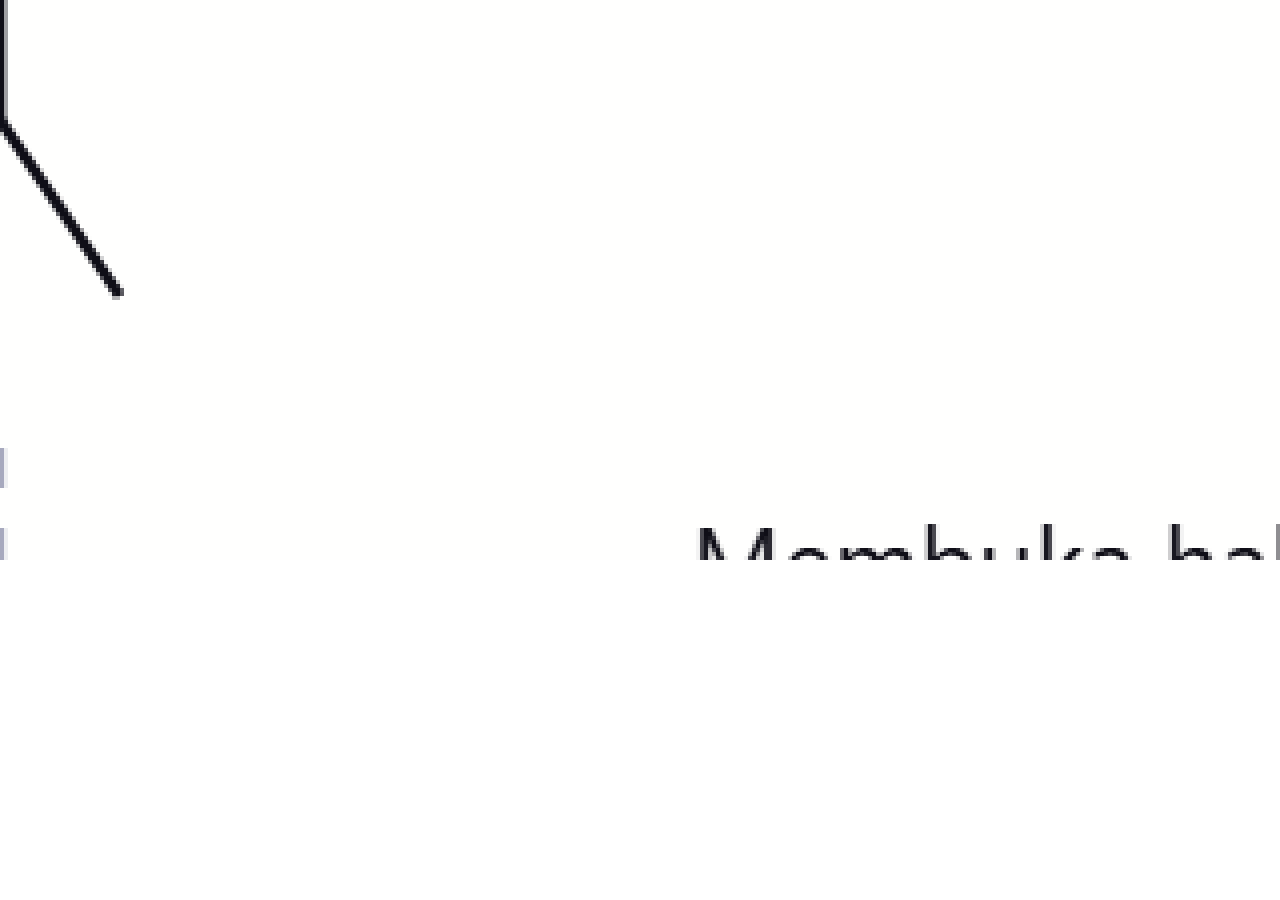
<file: tools/_tmp/crop.html>
<!doctype html><body style="margin:0;background:#fff">
<canvas id="c"></canvas>
<script>
const img = new Image();
img.onload = () => {
  const [x, y, w, h, s] = [300,100,420,140,4];
  const c = document.getElementById('c');
  c.width = w * s; c.height = h * s;
  const g = c.getContext('2d');
  g.imageSmoothingEnabled = false;
  g.drawImage(img, x, y, w, h, 0, 0, c.width, c.height);
  document.title = 'crop-siap';
};
img.src = "[data-uri]";
</script>
</file>
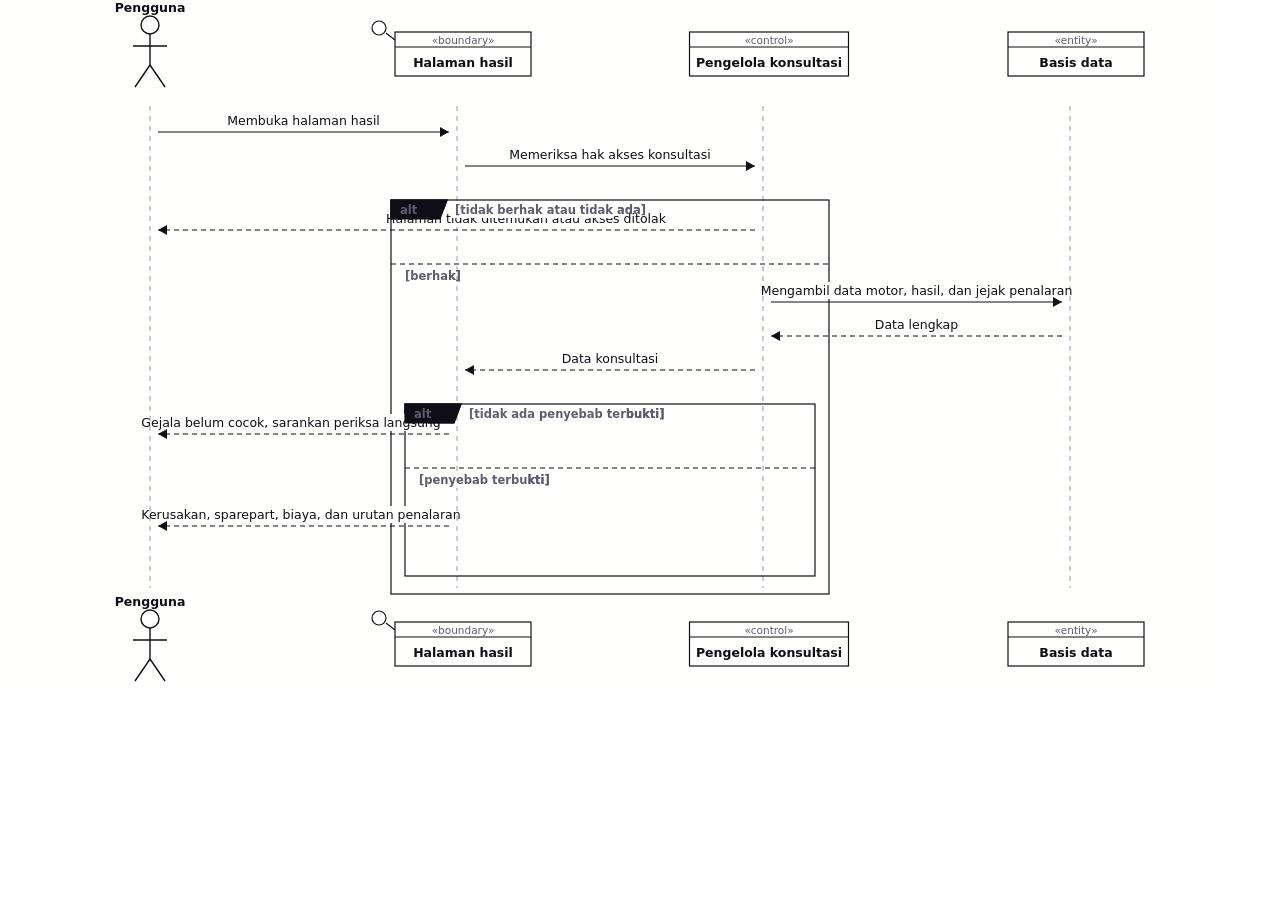
<file: tools/_tmp/pngpath.html>
<!doctype html><meta charset="utf-8"><body style="margin:0;background:#fff">
<div style="position:relative;width:1220px;height:684px;overflow:hidden">
  <img src="[data-uri]" style="position:absolute;inset:0;width:1220px;height:342px;opacity:.55">
  <div id="slot" style="position:absolute;inset:0"></div>
</div>
<script>
document.getElementById('slot').innerHTML = "\n<svg viewBox=\"0 0 1220 684\" role=\"img\" aria-labelledby=\"sqtS05 sqdS05\" xmlns=\"http://www.w3.org/2000/svg\" xmlns:xlink=\"http://www.w3.org/1999/xlink\" width=\"1220\" height=\"684\"><rect x=\"0\" y=\"0\" width=\"1220\" height=\"684\" fill=\"#fffffe\"/>\n<title id=\"sqtS05\" fill=\"rgb(0, 0, 0)\" fill-opacity=\"1\" fill-rule=\"nonzero\" stroke=\"none\" stroke-width=\"1\" stroke-opacity=\"1\" stroke-dasharray=\"none\" stroke-dashoffset=\"0\" stroke-linecap=\"butt\" stroke-linejoin=\"miter\" opacity=\"1\" font-family=\"Barlow, &quot;Segoe UI&quot;, system-ui, sans-serif\" font-size=\"16\" font-weight=\"400\" text-anchor=\"start\" dominant-baseline=\"auto\" visibility=\"visible\">Sequence diagram S-05 — Lihat hasil diagnosa</title>\n<desc id=\"sqdS05\" fill=\"rgb(0, 0, 0)\" fill-opacity=\"1\" fill-rule=\"nonzero\" stroke=\"none\" stroke-width=\"1\" stroke-opacity=\"1\" stroke-dasharray=\"none\" stroke-dashoffset=\"0\" stroke-linecap=\"butt\" stroke-linejoin=\"miter\" opacity=\"1\" font-family=\"Barlow, &quot;Segoe UI&quot;, system-ui, sans-serif\" font-size=\"16\" font-weight=\"400\" text-anchor=\"start\" dominant-baseline=\"auto\" visibility=\"visible\">Halaman hasil hanya terbuka bagi pemilik konsultasi. Bila tidak ada gejala yang cocok, pengguna diarahkan memeriksa langsung.</desc>\n<defs><marker id=\"seqopenS05\" viewBox=\"0 0 12 12\" refX=\"11\" refY=\"6\" markerWidth=\"9\" markerHeight=\"9\" orient=\"auto\"><path d=\"M1 1l9 5-9 5\" fill=\"rgb(15, 14, 23)\" stroke=\"rgb(15, 14, 23)\" stroke-width=\"1\" fill-opacity=\"1\" fill-rule=\"nonzero\" stroke-opacity=\"1\" stroke-dasharray=\"none\" stroke-dashoffset=\"0\" stroke-linecap=\"butt\" stroke-linejoin=\"miter\" opacity=\"1\" font-family=\"Barlow, &quot;Segoe UI&quot;, system-ui, sans-serif\" font-size=\"16\" font-weight=\"400\" text-anchor=\"start\" dominant-baseline=\"auto\" visibility=\"visible\"/></marker></defs>\n<line x1=\"150\" y1=\"106\" x2=\"150\" y2=\"588\" class=\"life\" fill=\"none\" fill-opacity=\"1\" fill-rule=\"nonzero\" stroke=\"rgb(167, 169, 190)\" stroke-width=\"1.2\" stroke-opacity=\"1\" stroke-dasharray=\"5, 5\" stroke-dashoffset=\"0\" stroke-linecap=\"butt\" stroke-linejoin=\"miter\" opacity=\"1\" font-family=\"Barlow, &quot;Segoe UI&quot;, system-ui, sans-serif\" font-size=\"16\" font-weight=\"400\" text-anchor=\"start\" dominant-baseline=\"auto\" visibility=\"visible\"/>\n<line x1=\"457\" y1=\"106\" x2=\"457\" y2=\"588\" class=\"life\" fill=\"none\" fill-opacity=\"1\" fill-rule=\"nonzero\" stroke=\"rgb(167, 169, 190)\" stroke-width=\"1.2\" stroke-opacity=\"1\" stroke-dasharray=\"5, 5\" stroke-dashoffset=\"0\" stroke-linecap=\"butt\" stroke-linejoin=\"miter\" opacity=\"1\" font-family=\"Barlow, &quot;Segoe UI&quot;, system-ui, sans-serif\" font-size=\"16\" font-weight=\"400\" text-anchor=\"start\" dominant-baseline=\"auto\" visibility=\"visible\"/>\n<line x1=\"763\" y1=\"106\" x2=\"763\" y2=\"588\" class=\"life\" fill=\"none\" fill-opacity=\"1\" fill-rule=\"nonzero\" stroke=\"rgb(167, 169, 190)\" stroke-width=\"1.2\" stroke-opacity=\"1\" stroke-dasharray=\"5, 5\" stroke-dashoffset=\"0\" stroke-linecap=\"butt\" stroke-linejoin=\"miter\" opacity=\"1\" font-family=\"Barlow, &quot;Segoe UI&quot;, system-ui, sans-serif\" font-size=\"16\" font-weight=\"400\" text-anchor=\"start\" dominant-baseline=\"auto\" visibility=\"visible\"/>\n<line x1=\"1070\" y1=\"106\" x2=\"1070\" y2=\"588\" class=\"life\" fill=\"none\" fill-opacity=\"1\" fill-rule=\"nonzero\" stroke=\"rgb(167, 169, 190)\" stroke-width=\"1.2\" stroke-opacity=\"1\" stroke-dasharray=\"5, 5\" stroke-dashoffset=\"0\" stroke-linecap=\"butt\" stroke-linejoin=\"miter\" opacity=\"1\" font-family=\"Barlow, &quot;Segoe UI&quot;, system-ui, sans-serif\" font-size=\"16\" font-weight=\"400\" text-anchor=\"start\" dominant-baseline=\"auto\" visibility=\"visible\"/>\n<rect x=\"401\" y=\"267\" width=\"51\" height=\"17\" class=\"fill-paper\" fill=\"rgb(255, 255, 254)\" fill-opacity=\"1\" fill-rule=\"nonzero\" stroke=\"none\" stroke-width=\"1\" stroke-opacity=\"1\" stroke-dasharray=\"none\" stroke-dashoffset=\"0\" stroke-linecap=\"butt\" stroke-linejoin=\"miter\" opacity=\"1\" font-family=\"Barlow, &quot;Segoe UI&quot;, system-ui, sans-serif\" font-size=\"16\" font-weight=\"400\" text-anchor=\"start\" dominant-baseline=\"auto\" visibility=\"visible\"/>\n<text x=\"405\" y=\"280\" class=\"sm b\" fill=\"rgb(92, 93, 110)\" fill-opacity=\"1\" fill-rule=\"nonzero\" stroke=\"none\" stroke-width=\"1\" stroke-opacity=\"1\" stroke-dasharray=\"none\" stroke-dashoffset=\"0\" stroke-linecap=\"butt\" stroke-linejoin=\"miter\" opacity=\"1\" font-family=\"Barlow, &quot;Segoe UI&quot;, system-ui, sans-serif\" font-size=\"11.5\" font-weight=\"600\" text-anchor=\"start\" dominant-baseline=\"auto\" visibility=\"visible\">[berhak]</text>\n<rect x=\"415\" y=\"471\" width=\"112\" height=\"17\" class=\"fill-paper\" fill=\"rgb(255, 255, 254)\" fill-opacity=\"1\" fill-rule=\"nonzero\" stroke=\"none\" stroke-width=\"1\" stroke-opacity=\"1\" stroke-dasharray=\"none\" stroke-dashoffset=\"0\" stroke-linecap=\"butt\" stroke-linejoin=\"miter\" opacity=\"1\" font-family=\"Barlow, &quot;Segoe UI&quot;, system-ui, sans-serif\" font-size=\"16\" font-weight=\"400\" text-anchor=\"start\" dominant-baseline=\"auto\" visibility=\"visible\"/>\n<text x=\"419\" y=\"484\" class=\"sm b\" fill=\"rgb(92, 93, 110)\" fill-opacity=\"1\" fill-rule=\"nonzero\" stroke=\"none\" stroke-width=\"1\" stroke-opacity=\"1\" stroke-dasharray=\"none\" stroke-dashoffset=\"0\" stroke-linecap=\"butt\" stroke-linejoin=\"miter\" opacity=\"1\" font-family=\"Barlow, &quot;Segoe UI&quot;, system-ui, sans-serif\" font-size=\"11.5\" font-weight=\"600\" text-anchor=\"start\" dominant-baseline=\"auto\" visibility=\"visible\">[penyebab terbukti]</text>\n<g class=\"frag\" fill=\"rgb(0, 0, 0)\" fill-opacity=\"1\" fill-rule=\"nonzero\" stroke=\"none\" stroke-width=\"1\" stroke-opacity=\"1\" stroke-dasharray=\"none\" stroke-dashoffset=\"0\" stroke-linecap=\"butt\" stroke-linejoin=\"miter\" opacity=\"1\" font-family=\"Barlow, &quot;Segoe UI&quot;, system-ui, sans-serif\" font-size=\"16\" font-weight=\"400\" text-anchor=\"start\" dominant-baseline=\"auto\" visibility=\"visible\"><rect x=\"405\" y=\"404\" width=\"410\" height=\"172\" class=\"frag-box\" fill=\"none\" fill-opacity=\"1\" fill-rule=\"nonzero\" stroke=\"rgb(15, 14, 23)\" stroke-width=\"1.2\" stroke-opacity=\"1\" stroke-dasharray=\"none\" stroke-dashoffset=\"0\" stroke-linecap=\"butt\" stroke-linejoin=\"miter\" opacity=\"1\" font-family=\"Barlow, &quot;Segoe UI&quot;, system-ui, sans-serif\" font-size=\"16\" font-weight=\"400\" text-anchor=\"start\" dominant-baseline=\"auto\" visibility=\"visible\"/>\n<path d=\"M405 404h56l-7 19h-49z\" class=\"frag-tab\" fill=\"rgb(15, 14, 23)\" fill-opacity=\"1\" fill-rule=\"nonzero\" stroke=\"rgb(15, 14, 23)\" stroke-width=\"1.2\" stroke-opacity=\"1\" stroke-dasharray=\"none\" stroke-dashoffset=\"0\" stroke-linecap=\"butt\" stroke-linejoin=\"miter\" opacity=\"1\" font-family=\"Barlow, &quot;Segoe UI&quot;, system-ui, sans-serif\" font-size=\"16\" font-weight=\"400\" text-anchor=\"start\" dominant-baseline=\"auto\" visibility=\"visible\"/>\n<text x=\"414\" y=\"418\" class=\"sm b k\" fill=\"rgb(255, 255, 254)\" fill-opacity=\"1\" fill-rule=\"nonzero\" stroke=\"none\" stroke-width=\"1\" stroke-opacity=\"1\" stroke-dasharray=\"none\" stroke-dashoffset=\"0\" stroke-linecap=\"butt\" stroke-linejoin=\"miter\" opacity=\"1\" font-family=\"Barlow, &quot;Segoe UI&quot;, system-ui, sans-serif\" font-size=\"11.5\" font-weight=\"600\" text-anchor=\"start\" dominant-baseline=\"auto\" visibility=\"visible\">alt</text></g>\n<rect x=\"466\" y=\"406\" width=\"162\" height=\"16\" class=\"fill-paper\" fill=\"rgb(255, 255, 254)\" fill-opacity=\"1\" fill-rule=\"nonzero\" stroke=\"none\" stroke-width=\"1\" stroke-opacity=\"1\" stroke-dasharray=\"none\" stroke-dashoffset=\"0\" stroke-linecap=\"butt\" stroke-linejoin=\"miter\" opacity=\"1\" font-family=\"Barlow, &quot;Segoe UI&quot;, system-ui, sans-serif\" font-size=\"16\" font-weight=\"400\" text-anchor=\"start\" dominant-baseline=\"auto\" visibility=\"visible\"/>\n<text x=\"469\" y=\"418\" class=\"sm b\" fill=\"rgb(92, 93, 110)\" fill-opacity=\"1\" fill-rule=\"nonzero\" stroke=\"none\" stroke-width=\"1\" stroke-opacity=\"1\" stroke-dasharray=\"none\" stroke-dashoffset=\"0\" stroke-linecap=\"butt\" stroke-linejoin=\"miter\" opacity=\"1\" font-family=\"Barlow, &quot;Segoe UI&quot;, system-ui, sans-serif\" font-size=\"11.5\" font-weight=\"600\" text-anchor=\"start\" dominant-baseline=\"auto\" visibility=\"visible\">[tidak ada penyebab terbukti]</text>\n<g class=\"frag\" fill=\"rgb(0, 0, 0)\" fill-opacity=\"1\" fill-rule=\"nonzero\" stroke=\"none\" stroke-width=\"1\" stroke-opacity=\"1\" stroke-dasharray=\"none\" stroke-dashoffset=\"0\" stroke-linecap=\"butt\" stroke-linejoin=\"miter\" opacity=\"1\" font-family=\"Barlow, &quot;Segoe UI&quot;, system-ui, sans-serif\" font-size=\"16\" font-weight=\"400\" text-anchor=\"start\" dominant-baseline=\"auto\" visibility=\"visible\"><rect x=\"391\" y=\"200\" width=\"438\" height=\"394\" class=\"frag-box\" fill=\"none\" fill-opacity=\"1\" fill-rule=\"nonzero\" stroke=\"rgb(15, 14, 23)\" stroke-width=\"1.2\" stroke-opacity=\"1\" stroke-dasharray=\"none\" stroke-dashoffset=\"0\" stroke-linecap=\"butt\" stroke-linejoin=\"miter\" opacity=\"1\" font-family=\"Barlow, &quot;Segoe UI&quot;, system-ui, sans-serif\" font-size=\"16\" font-weight=\"400\" text-anchor=\"start\" dominant-baseline=\"auto\" visibility=\"visible\"/>\n<path d=\"M391 200h56l-7 19h-49z\" class=\"frag-tab\" fill=\"rgb(15, 14, 23)\" fill-opacity=\"1\" fill-rule=\"nonzero\" stroke=\"rgb(15, 14, 23)\" stroke-width=\"1.2\" stroke-opacity=\"1\" stroke-dasharray=\"none\" stroke-dashoffset=\"0\" stroke-linecap=\"butt\" stroke-linejoin=\"miter\" opacity=\"1\" font-family=\"Barlow, &quot;Segoe UI&quot;, system-ui, sans-serif\" font-size=\"16\" font-weight=\"400\" text-anchor=\"start\" dominant-baseline=\"auto\" visibility=\"visible\"/>\n<text x=\"400\" y=\"214\" class=\"sm b k\" fill=\"rgb(255, 255, 254)\" fill-opacity=\"1\" fill-rule=\"nonzero\" stroke=\"none\" stroke-width=\"1\" stroke-opacity=\"1\" stroke-dasharray=\"none\" stroke-dashoffset=\"0\" stroke-linecap=\"butt\" stroke-linejoin=\"miter\" opacity=\"1\" font-family=\"Barlow, &quot;Segoe UI&quot;, system-ui, sans-serif\" font-size=\"11.5\" font-weight=\"600\" text-anchor=\"start\" dominant-baseline=\"auto\" visibility=\"visible\">alt</text></g>\n<rect x=\"452\" y=\"202\" width=\"160\" height=\"16\" class=\"fill-paper\" fill=\"rgb(255, 255, 254)\" fill-opacity=\"1\" fill-rule=\"nonzero\" stroke=\"none\" stroke-width=\"1\" stroke-opacity=\"1\" stroke-dasharray=\"none\" stroke-dashoffset=\"0\" stroke-linecap=\"butt\" stroke-linejoin=\"miter\" opacity=\"1\" font-family=\"Barlow, &quot;Segoe UI&quot;, system-ui, sans-serif\" font-size=\"16\" font-weight=\"400\" text-anchor=\"start\" dominant-baseline=\"auto\" visibility=\"visible\"/>\n<text x=\"455\" y=\"214\" class=\"sm b\" fill=\"rgb(92, 93, 110)\" fill-opacity=\"1\" fill-rule=\"nonzero\" stroke=\"none\" stroke-width=\"1\" stroke-opacity=\"1\" stroke-dasharray=\"none\" stroke-dashoffset=\"0\" stroke-linecap=\"butt\" stroke-linejoin=\"miter\" opacity=\"1\" font-family=\"Barlow, &quot;Segoe UI&quot;, system-ui, sans-serif\" font-size=\"11.5\" font-weight=\"600\" text-anchor=\"start\" dominant-baseline=\"auto\" visibility=\"visible\">[tidak berhak atau tidak ada]</text>\n<rect x=\"236\" y=\"112\" width=\"135\" height=\"17\" class=\"fill-paper\" fill=\"rgb(255, 255, 254)\" fill-opacity=\"1\" fill-rule=\"nonzero\" stroke=\"none\" stroke-width=\"1\" stroke-opacity=\"1\" stroke-dasharray=\"none\" stroke-dashoffset=\"0\" stroke-linecap=\"butt\" stroke-linejoin=\"miter\" opacity=\"1\" font-family=\"Barlow, &quot;Segoe UI&quot;, system-ui, sans-serif\" font-size=\"16\" font-weight=\"400\" text-anchor=\"start\" dominant-baseline=\"auto\" visibility=\"visible\"/>\n<text x=\"303.5\" y=\"125\" class=\"lb mid\" fill=\"rgb(15, 14, 23)\" fill-opacity=\"1\" fill-rule=\"nonzero\" stroke=\"none\" stroke-width=\"1\" stroke-opacity=\"1\" stroke-dasharray=\"none\" stroke-dashoffset=\"0\" stroke-linecap=\"butt\" stroke-linejoin=\"miter\" opacity=\"1\" font-family=\"Barlow, &quot;Segoe UI&quot;, system-ui, sans-serif\" font-size=\"12.5\" font-weight=\"400\" text-anchor=\"middle\" dominant-baseline=\"auto\" visibility=\"visible\">Membuka halaman hasil</text>\n<line x1=\"158\" y1=\"132\" x2=\"449\" y2=\"132\" class=\"s\" marker-end=\"url(#seqopenS05)\" fill=\"none\" fill-opacity=\"1\" fill-rule=\"nonzero\" stroke=\"rgb(15, 14, 23)\" stroke-width=\"1.2\" stroke-opacity=\"1\" stroke-dasharray=\"none\" stroke-dashoffset=\"0\" stroke-linecap=\"butt\" stroke-linejoin=\"miter\" opacity=\"1\" font-family=\"Barlow, &quot;Segoe UI&quot;, system-ui, sans-serif\" font-size=\"16\" font-weight=\"400\" text-anchor=\"start\" dominant-baseline=\"auto\" visibility=\"visible\"/>\n<rect x=\"515.5\" y=\"146\" width=\"189\" height=\"17\" class=\"fill-paper\" fill=\"rgb(255, 255, 254)\" fill-opacity=\"1\" fill-rule=\"nonzero\" stroke=\"none\" stroke-width=\"1\" stroke-opacity=\"1\" stroke-dasharray=\"none\" stroke-dashoffset=\"0\" stroke-linecap=\"butt\" stroke-linejoin=\"miter\" opacity=\"1\" font-family=\"Barlow, &quot;Segoe UI&quot;, system-ui, sans-serif\" font-size=\"16\" font-weight=\"400\" text-anchor=\"start\" dominant-baseline=\"auto\" visibility=\"visible\"/>\n<text x=\"610\" y=\"159\" class=\"lb mid\" fill=\"rgb(15, 14, 23)\" fill-opacity=\"1\" fill-rule=\"nonzero\" stroke=\"none\" stroke-width=\"1\" stroke-opacity=\"1\" stroke-dasharray=\"none\" stroke-dashoffset=\"0\" stroke-linecap=\"butt\" stroke-linejoin=\"miter\" opacity=\"1\" font-family=\"Barlow, &quot;Segoe UI&quot;, system-ui, sans-serif\" font-size=\"12.5\" font-weight=\"400\" text-anchor=\"middle\" dominant-baseline=\"auto\" visibility=\"visible\">Memeriksa hak akses konsultasi</text>\n<line x1=\"465\" y1=\"166\" x2=\"755\" y2=\"166\" class=\"s\" marker-end=\"url(#seqopenS05)\" fill=\"none\" fill-opacity=\"1\" fill-rule=\"nonzero\" stroke=\"rgb(15, 14, 23)\" stroke-width=\"1.2\" stroke-opacity=\"1\" stroke-dasharray=\"none\" stroke-dashoffset=\"0\" stroke-linecap=\"butt\" stroke-linejoin=\"miter\" opacity=\"1\" font-family=\"Barlow, &quot;Segoe UI&quot;, system-ui, sans-serif\" font-size=\"16\" font-weight=\"400\" text-anchor=\"start\" dominant-baseline=\"auto\" visibility=\"visible\"/>\n<rect x=\"397\" y=\"210\" width=\"258\" height=\"17\" class=\"fill-paper\" fill=\"rgb(255, 255, 254)\" fill-opacity=\"1\" fill-rule=\"nonzero\" stroke=\"none\" stroke-width=\"1\" stroke-opacity=\"1\" stroke-dasharray=\"none\" stroke-dashoffset=\"0\" stroke-linecap=\"butt\" stroke-linejoin=\"miter\" opacity=\"1\" font-family=\"Barlow, &quot;Segoe UI&quot;, system-ui, sans-serif\" font-size=\"16\" font-weight=\"400\" text-anchor=\"start\" dominant-baseline=\"auto\" visibility=\"visible\"/>\n<text x=\"526\" y=\"223\" class=\"lb retl mid\" fill=\"rgb(15, 14, 23)\" fill-opacity=\"1\" fill-rule=\"nonzero\" stroke=\"none\" stroke-width=\"1\" stroke-opacity=\"1\" stroke-dasharray=\"none\" stroke-dashoffset=\"0\" stroke-linecap=\"butt\" stroke-linejoin=\"miter\" opacity=\"1\" font-family=\"Barlow, &quot;Segoe UI&quot;, system-ui, sans-serif\" font-size=\"12.5\" font-weight=\"400\" text-anchor=\"middle\" dominant-baseline=\"auto\" visibility=\"visible\">Halaman tidak ditemukan atau akses ditolak</text>\n<line x1=\"755\" y1=\"230\" x2=\"158\" y2=\"230\" class=\"s ret\" marker-end=\"url(#seqopenS05)\" fill=\"none\" fill-opacity=\"1\" fill-rule=\"nonzero\" stroke=\"rgb(15, 14, 23)\" stroke-width=\"1.2\" stroke-opacity=\"1\" stroke-dasharray=\"5, 4\" stroke-dashoffset=\"0\" stroke-linecap=\"butt\" stroke-linejoin=\"miter\" opacity=\"1\" font-family=\"Barlow, &quot;Segoe UI&quot;, system-ui, sans-serif\" font-size=\"16\" font-weight=\"400\" text-anchor=\"start\" dominant-baseline=\"auto\" visibility=\"visible\"/>\n<line x1=\"391\" y1=\"264\" x2=\"829\" y2=\"264\" class=\"frag-sep\" fill=\"rgb(0, 0, 0)\" fill-opacity=\"1\" fill-rule=\"nonzero\" stroke=\"rgb(15, 14, 23)\" stroke-width=\"1.1\" stroke-opacity=\"1\" stroke-dasharray=\"5, 4\" stroke-dashoffset=\"0\" stroke-linecap=\"butt\" stroke-linejoin=\"miter\" opacity=\"1\" font-family=\"Barlow, &quot;Segoe UI&quot;, system-ui, sans-serif\" font-size=\"16\" font-weight=\"400\" text-anchor=\"start\" dominant-baseline=\"auto\" visibility=\"visible\"/>\n<rect x=\"772.5\" y=\"282\" width=\"288\" height=\"17\" class=\"fill-paper\" fill=\"rgb(255, 255, 254)\" fill-opacity=\"1\" fill-rule=\"nonzero\" stroke=\"none\" stroke-width=\"1\" stroke-opacity=\"1\" stroke-dasharray=\"none\" stroke-dashoffset=\"0\" stroke-linecap=\"butt\" stroke-linejoin=\"miter\" opacity=\"1\" font-family=\"Barlow, &quot;Segoe UI&quot;, system-ui, sans-serif\" font-size=\"16\" font-weight=\"400\" text-anchor=\"start\" dominant-baseline=\"auto\" visibility=\"visible\"/>\n<text x=\"916.5\" y=\"295\" class=\"lb mid\" fill=\"rgb(15, 14, 23)\" fill-opacity=\"1\" fill-rule=\"nonzero\" stroke=\"none\" stroke-width=\"1\" stroke-opacity=\"1\" stroke-dasharray=\"none\" stroke-dashoffset=\"0\" stroke-linecap=\"butt\" stroke-linejoin=\"miter\" opacity=\"1\" font-family=\"Barlow, &quot;Segoe UI&quot;, system-ui, sans-serif\" font-size=\"12.5\" font-weight=\"400\" text-anchor=\"middle\" dominant-baseline=\"auto\" visibility=\"visible\">Mengambil data motor, hasil, dan jejak penalaran</text>\n<line x1=\"771\" y1=\"302\" x2=\"1062\" y2=\"302\" class=\"s\" marker-end=\"url(#seqopenS05)\" fill=\"none\" fill-opacity=\"1\" fill-rule=\"nonzero\" stroke=\"rgb(15, 14, 23)\" stroke-width=\"1.2\" stroke-opacity=\"1\" stroke-dasharray=\"none\" stroke-dashoffset=\"0\" stroke-linecap=\"butt\" stroke-linejoin=\"miter\" opacity=\"1\" font-family=\"Barlow, &quot;Segoe UI&quot;, system-ui, sans-serif\" font-size=\"16\" font-weight=\"400\" text-anchor=\"start\" dominant-baseline=\"auto\" visibility=\"visible\"/>\n<rect x=\"875.5\" y=\"316\" width=\"82\" height=\"17\" class=\"fill-paper\" fill=\"rgb(255, 255, 254)\" fill-opacity=\"1\" fill-rule=\"nonzero\" stroke=\"none\" stroke-width=\"1\" stroke-opacity=\"1\" stroke-dasharray=\"none\" stroke-dashoffset=\"0\" stroke-linecap=\"butt\" stroke-linejoin=\"miter\" opacity=\"1\" font-family=\"Barlow, &quot;Segoe UI&quot;, system-ui, sans-serif\" font-size=\"16\" font-weight=\"400\" text-anchor=\"start\" dominant-baseline=\"auto\" visibility=\"visible\"/>\n<text x=\"916.5\" y=\"329\" class=\"lb retl mid\" fill=\"rgb(15, 14, 23)\" fill-opacity=\"1\" fill-rule=\"nonzero\" stroke=\"none\" stroke-width=\"1\" stroke-opacity=\"1\" stroke-dasharray=\"none\" stroke-dashoffset=\"0\" stroke-linecap=\"butt\" stroke-linejoin=\"miter\" opacity=\"1\" font-family=\"Barlow, &quot;Segoe UI&quot;, system-ui, sans-serif\" font-size=\"12.5\" font-weight=\"400\" text-anchor=\"middle\" dominant-baseline=\"auto\" visibility=\"visible\">Data lengkap</text>\n<line x1=\"1062\" y1=\"336\" x2=\"771\" y2=\"336\" class=\"s ret\" marker-end=\"url(#seqopenS05)\" fill=\"none\" fill-opacity=\"1\" fill-rule=\"nonzero\" stroke=\"rgb(15, 14, 23)\" stroke-width=\"1.2\" stroke-opacity=\"1\" stroke-dasharray=\"5, 4\" stroke-dashoffset=\"0\" stroke-linecap=\"butt\" stroke-linejoin=\"miter\" opacity=\"1\" font-family=\"Barlow, &quot;Segoe UI&quot;, system-ui, sans-serif\" font-size=\"16\" font-weight=\"400\" text-anchor=\"start\" dominant-baseline=\"auto\" visibility=\"visible\"/>\n<rect x=\"559.5\" y=\"350\" width=\"101\" height=\"17\" class=\"fill-paper\" fill=\"rgb(255, 255, 254)\" fill-opacity=\"1\" fill-rule=\"nonzero\" stroke=\"none\" stroke-width=\"1\" stroke-opacity=\"1\" stroke-dasharray=\"none\" stroke-dashoffset=\"0\" stroke-linecap=\"butt\" stroke-linejoin=\"miter\" opacity=\"1\" font-family=\"Barlow, &quot;Segoe UI&quot;, system-ui, sans-serif\" font-size=\"16\" font-weight=\"400\" text-anchor=\"start\" dominant-baseline=\"auto\" visibility=\"visible\"/>\n<text x=\"610\" y=\"363\" class=\"lb retl mid\" fill=\"rgb(15, 14, 23)\" fill-opacity=\"1\" fill-rule=\"nonzero\" stroke=\"none\" stroke-width=\"1\" stroke-opacity=\"1\" stroke-dasharray=\"none\" stroke-dashoffset=\"0\" stroke-linecap=\"butt\" stroke-linejoin=\"miter\" opacity=\"1\" font-family=\"Barlow, &quot;Segoe UI&quot;, system-ui, sans-serif\" font-size=\"12.5\" font-weight=\"400\" text-anchor=\"middle\" dominant-baseline=\"auto\" visibility=\"visible\">Data konsultasi</text>\n<line x1=\"755\" y1=\"370\" x2=\"465\" y2=\"370\" class=\"s ret\" marker-end=\"url(#seqopenS05)\" fill=\"none\" fill-opacity=\"1\" fill-rule=\"nonzero\" stroke=\"rgb(15, 14, 23)\" stroke-width=\"1.2\" stroke-opacity=\"1\" stroke-dasharray=\"5, 4\" stroke-dashoffset=\"0\" stroke-linecap=\"butt\" stroke-linejoin=\"miter\" opacity=\"1\" font-family=\"Barlow, &quot;Segoe UI&quot;, system-ui, sans-serif\" font-size=\"16\" font-weight=\"400\" text-anchor=\"start\" dominant-baseline=\"auto\" visibility=\"visible\"/>\n<rect x=\"154\" y=\"414\" width=\"274\" height=\"17\" class=\"fill-paper\" fill=\"rgb(255, 255, 254)\" fill-opacity=\"1\" fill-rule=\"nonzero\" stroke=\"none\" stroke-width=\"1\" stroke-opacity=\"1\" stroke-dasharray=\"none\" stroke-dashoffset=\"0\" stroke-linecap=\"butt\" stroke-linejoin=\"miter\" opacity=\"1\" font-family=\"Barlow, &quot;Segoe UI&quot;, system-ui, sans-serif\" font-size=\"16\" font-weight=\"400\" text-anchor=\"start\" dominant-baseline=\"auto\" visibility=\"visible\"/>\n<text x=\"291\" y=\"427\" class=\"lb retl mid\" fill=\"rgb(15, 14, 23)\" fill-opacity=\"1\" fill-rule=\"nonzero\" stroke=\"none\" stroke-width=\"1\" stroke-opacity=\"1\" stroke-dasharray=\"none\" stroke-dashoffset=\"0\" stroke-linecap=\"butt\" stroke-linejoin=\"miter\" opacity=\"1\" font-family=\"Barlow, &quot;Segoe UI&quot;, system-ui, sans-serif\" font-size=\"12.5\" font-weight=\"400\" text-anchor=\"middle\" dominant-baseline=\"auto\" visibility=\"visible\">Gejala belum cocok, sarankan periksa langsung</text>\n<line x1=\"449\" y1=\"434\" x2=\"158\" y2=\"434\" class=\"s ret\" marker-end=\"url(#seqopenS05)\" fill=\"none\" fill-opacity=\"1\" fill-rule=\"nonzero\" stroke=\"rgb(15, 14, 23)\" stroke-width=\"1.2\" stroke-opacity=\"1\" stroke-dasharray=\"5, 4\" stroke-dashoffset=\"0\" stroke-linecap=\"butt\" stroke-linejoin=\"miter\" opacity=\"1\" font-family=\"Barlow, &quot;Segoe UI&quot;, system-ui, sans-serif\" font-size=\"16\" font-weight=\"400\" text-anchor=\"start\" dominant-baseline=\"auto\" visibility=\"visible\"/>\n<line x1=\"405\" y1=\"468\" x2=\"815\" y2=\"468\" class=\"frag-sep\" fill=\"rgb(0, 0, 0)\" fill-opacity=\"1\" fill-rule=\"nonzero\" stroke=\"rgb(15, 14, 23)\" stroke-width=\"1.1\" stroke-opacity=\"1\" stroke-dasharray=\"5, 4\" stroke-dashoffset=\"0\" stroke-linecap=\"butt\" stroke-linejoin=\"miter\" opacity=\"1\" font-family=\"Barlow, &quot;Segoe UI&quot;, system-ui, sans-serif\" font-size=\"16\" font-weight=\"400\" text-anchor=\"start\" dominant-baseline=\"auto\" visibility=\"visible\"/>\n<rect x=\"154\" y=\"506\" width=\"294\" height=\"17\" class=\"fill-paper\" fill=\"rgb(255, 255, 254)\" fill-opacity=\"1\" fill-rule=\"nonzero\" stroke=\"none\" stroke-width=\"1\" stroke-opacity=\"1\" stroke-dasharray=\"none\" stroke-dashoffset=\"0\" stroke-linecap=\"butt\" stroke-linejoin=\"miter\" opacity=\"1\" font-family=\"Barlow, &quot;Segoe UI&quot;, system-ui, sans-serif\" font-size=\"16\" font-weight=\"400\" text-anchor=\"start\" dominant-baseline=\"auto\" visibility=\"visible\"/>\n<text x=\"301\" y=\"519\" class=\"lb retl mid\" fill=\"rgb(15, 14, 23)\" fill-opacity=\"1\" fill-rule=\"nonzero\" stroke=\"none\" stroke-width=\"1\" stroke-opacity=\"1\" stroke-dasharray=\"none\" stroke-dashoffset=\"0\" stroke-linecap=\"butt\" stroke-linejoin=\"miter\" opacity=\"1\" font-family=\"Barlow, &quot;Segoe UI&quot;, system-ui, sans-serif\" font-size=\"12.5\" font-weight=\"400\" text-anchor=\"middle\" dominant-baseline=\"auto\" visibility=\"visible\">Kerusakan, sparepart, biaya, dan urutan penalaran</text>\n<line x1=\"449\" y1=\"526\" x2=\"158\" y2=\"526\" class=\"s ret\" marker-end=\"url(#seqopenS05)\" fill=\"none\" fill-opacity=\"1\" fill-rule=\"nonzero\" stroke=\"rgb(15, 14, 23)\" stroke-width=\"1.2\" stroke-opacity=\"1\" stroke-dasharray=\"5, 4\" stroke-dashoffset=\"0\" stroke-linecap=\"butt\" stroke-linejoin=\"miter\" opacity=\"1\" font-family=\"Barlow, &quot;Segoe UI&quot;, system-ui, sans-serif\" font-size=\"16\" font-weight=\"400\" text-anchor=\"start\" dominant-baseline=\"auto\" visibility=\"visible\"/>\n<rect x=\"401\" y=\"267\" width=\"51\" height=\"17\" class=\"fill-paper\" fill=\"rgb(255, 255, 254)\" fill-opacity=\"1\" fill-rule=\"nonzero\" stroke=\"none\" stroke-width=\"1\" stroke-opacity=\"1\" stroke-dasharray=\"none\" stroke-dashoffset=\"0\" stroke-linecap=\"butt\" stroke-linejoin=\"miter\" opacity=\"1\" font-family=\"Barlow, &quot;Segoe UI&quot;, system-ui, sans-serif\" font-size=\"16\" font-weight=\"400\" text-anchor=\"start\" dominant-baseline=\"auto\" visibility=\"visible\"/>\n<text x=\"405\" y=\"280\" class=\"sm b\" fill=\"rgb(92, 93, 110)\" fill-opacity=\"1\" fill-rule=\"nonzero\" stroke=\"none\" stroke-width=\"1\" stroke-opacity=\"1\" stroke-dasharray=\"none\" stroke-dashoffset=\"0\" stroke-linecap=\"butt\" stroke-linejoin=\"miter\" opacity=\"1\" font-family=\"Barlow, &quot;Segoe UI&quot;, system-ui, sans-serif\" font-size=\"11.5\" font-weight=\"600\" text-anchor=\"start\" dominant-baseline=\"auto\" visibility=\"visible\">[berhak]</text>\n<rect x=\"415\" y=\"471\" width=\"112\" height=\"17\" class=\"fill-paper\" fill=\"rgb(255, 255, 254)\" fill-opacity=\"1\" fill-rule=\"nonzero\" stroke=\"none\" stroke-width=\"1\" stroke-opacity=\"1\" stroke-dasharray=\"none\" stroke-dashoffset=\"0\" stroke-linecap=\"butt\" stroke-linejoin=\"miter\" opacity=\"1\" font-family=\"Barlow, &quot;Segoe UI&quot;, system-ui, sans-serif\" font-size=\"16\" font-weight=\"400\" text-anchor=\"start\" dominant-baseline=\"auto\" visibility=\"visible\"/>\n<text x=\"419\" y=\"484\" class=\"sm b\" fill=\"rgb(92, 93, 110)\" fill-opacity=\"1\" fill-rule=\"nonzero\" stroke=\"none\" stroke-width=\"1\" stroke-opacity=\"1\" stroke-dasharray=\"none\" stroke-dashoffset=\"0\" stroke-linecap=\"butt\" stroke-linejoin=\"miter\" opacity=\"1\" font-family=\"Barlow, &quot;Segoe UI&quot;, system-ui, sans-serif\" font-size=\"11.5\" font-weight=\"600\" text-anchor=\"start\" dominant-baseline=\"auto\" visibility=\"visible\">[penyebab terbukti]</text>\n<path d=\"M405 404h56l-7 19h-49z\" class=\"frag-tab\" fill=\"rgb(15, 14, 23)\" fill-opacity=\"1\" fill-rule=\"nonzero\" stroke=\"rgb(15, 14, 23)\" stroke-width=\"1.2\" stroke-opacity=\"1\" stroke-dasharray=\"none\" stroke-dashoffset=\"0\" stroke-linecap=\"butt\" stroke-linejoin=\"miter\" opacity=\"1\" font-family=\"Barlow, &quot;Segoe UI&quot;, system-ui, sans-serif\" font-size=\"16\" font-weight=\"400\" text-anchor=\"start\" dominant-baseline=\"auto\" visibility=\"visible\"/>\n<text x=\"414\" y=\"418\" class=\"sm b k\" fill=\"rgb(92, 93, 110)\" fill-opacity=\"1\" fill-rule=\"nonzero\" stroke=\"none\" stroke-width=\"1\" stroke-opacity=\"1\" stroke-dasharray=\"none\" stroke-dashoffset=\"0\" stroke-linecap=\"butt\" stroke-linejoin=\"miter\" opacity=\"1\" font-family=\"Barlow, &quot;Segoe UI&quot;, system-ui, sans-serif\" font-size=\"11.5\" font-weight=\"600\" text-anchor=\"start\" dominant-baseline=\"auto\" visibility=\"visible\">alt</text>\n<rect x=\"466\" y=\"406\" width=\"162\" height=\"16\" class=\"fill-paper\" fill=\"rgb(255, 255, 254)\" fill-opacity=\"1\" fill-rule=\"nonzero\" stroke=\"none\" stroke-width=\"1\" stroke-opacity=\"1\" stroke-dasharray=\"none\" stroke-dashoffset=\"0\" stroke-linecap=\"butt\" stroke-linejoin=\"miter\" opacity=\"1\" font-family=\"Barlow, &quot;Segoe UI&quot;, system-ui, sans-serif\" font-size=\"16\" font-weight=\"400\" text-anchor=\"start\" dominant-baseline=\"auto\" visibility=\"visible\"/>\n<text x=\"469\" y=\"418\" class=\"sm b\" fill=\"rgb(92, 93, 110)\" fill-opacity=\"1\" fill-rule=\"nonzero\" stroke=\"none\" stroke-width=\"1\" stroke-opacity=\"1\" stroke-dasharray=\"none\" stroke-dashoffset=\"0\" stroke-linecap=\"butt\" stroke-linejoin=\"miter\" opacity=\"1\" font-family=\"Barlow, &quot;Segoe UI&quot;, system-ui, sans-serif\" font-size=\"11.5\" font-weight=\"600\" text-anchor=\"start\" dominant-baseline=\"auto\" visibility=\"visible\">[tidak ada penyebab terbukti]</text>\n<path d=\"M391 200h56l-7 19h-49z\" class=\"frag-tab\" fill=\"rgb(15, 14, 23)\" fill-opacity=\"1\" fill-rule=\"nonzero\" stroke=\"rgb(15, 14, 23)\" stroke-width=\"1.2\" stroke-opacity=\"1\" stroke-dasharray=\"none\" stroke-dashoffset=\"0\" stroke-linecap=\"butt\" stroke-linejoin=\"miter\" opacity=\"1\" font-family=\"Barlow, &quot;Segoe UI&quot;, system-ui, sans-serif\" font-size=\"16\" font-weight=\"400\" text-anchor=\"start\" dominant-baseline=\"auto\" visibility=\"visible\"/>\n<text x=\"400\" y=\"214\" class=\"sm b k\" fill=\"rgb(92, 93, 110)\" fill-opacity=\"1\" fill-rule=\"nonzero\" stroke=\"none\" stroke-width=\"1\" stroke-opacity=\"1\" stroke-dasharray=\"none\" stroke-dashoffset=\"0\" stroke-linecap=\"butt\" stroke-linejoin=\"miter\" opacity=\"1\" font-family=\"Barlow, &quot;Segoe UI&quot;, system-ui, sans-serif\" font-size=\"11.5\" font-weight=\"600\" text-anchor=\"start\" dominant-baseline=\"auto\" visibility=\"visible\">alt</text>\n<rect x=\"452\" y=\"202\" width=\"160\" height=\"16\" class=\"fill-paper\" fill=\"rgb(255, 255, 254)\" fill-opacity=\"1\" fill-rule=\"nonzero\" stroke=\"none\" stroke-width=\"1\" stroke-opacity=\"1\" stroke-dasharray=\"none\" stroke-dashoffset=\"0\" stroke-linecap=\"butt\" stroke-linejoin=\"miter\" opacity=\"1\" font-family=\"Barlow, &quot;Segoe UI&quot;, system-ui, sans-serif\" font-size=\"16\" font-weight=\"400\" text-anchor=\"start\" dominant-baseline=\"auto\" visibility=\"visible\"/>\n<text x=\"455\" y=\"214\" class=\"sm b\" fill=\"rgb(92, 93, 110)\" fill-opacity=\"1\" fill-rule=\"nonzero\" stroke=\"none\" stroke-width=\"1\" stroke-opacity=\"1\" stroke-dasharray=\"none\" stroke-dashoffset=\"0\" stroke-linecap=\"butt\" stroke-linejoin=\"miter\" opacity=\"1\" font-family=\"Barlow, &quot;Segoe UI&quot;, system-ui, sans-serif\" font-size=\"11.5\" font-weight=\"600\" text-anchor=\"start\" dominant-baseline=\"auto\" visibility=\"visible\">[tidak berhak atau tidak ada]</text>\n<g class=\"actor\" fill=\"rgb(0, 0, 0)\" fill-opacity=\"1\" fill-rule=\"nonzero\" stroke=\"none\" stroke-width=\"1\" stroke-opacity=\"1\" stroke-dasharray=\"none\" stroke-dashoffset=\"0\" stroke-linecap=\"butt\" stroke-linejoin=\"miter\" opacity=\"1\" font-family=\"Barlow, &quot;Segoe UI&quot;, system-ui, sans-serif\" font-size=\"16\" font-weight=\"400\" text-anchor=\"start\" dominant-baseline=\"auto\" visibility=\"visible\"><text x=\"150\" y=\"12\" class=\"lb b mid\" fill=\"rgb(15, 14, 23)\" fill-opacity=\"1\" fill-rule=\"nonzero\" stroke=\"none\" stroke-width=\"1\" stroke-opacity=\"1\" stroke-dasharray=\"none\" stroke-dashoffset=\"0\" stroke-linecap=\"butt\" stroke-linejoin=\"miter\" opacity=\"1\" font-family=\"Barlow, &quot;Segoe UI&quot;, system-ui, sans-serif\" font-size=\"12.5\" font-weight=\"600\" text-anchor=\"middle\" dominant-baseline=\"auto\" visibility=\"visible\">Pengguna</text>\n<circle cx=\"150\" cy=\"25\" r=\"9\" fill=\"rgb(255, 255, 254)\" fill-opacity=\"1\" fill-rule=\"nonzero\" stroke=\"rgb(15, 14, 23)\" stroke-width=\"1.4\" stroke-opacity=\"1\" stroke-dasharray=\"none\" stroke-dashoffset=\"0\" stroke-linecap=\"butt\" stroke-linejoin=\"miter\" opacity=\"1\" font-family=\"Barlow, &quot;Segoe UI&quot;, system-ui, sans-serif\" font-size=\"16\" font-weight=\"400\" text-anchor=\"start\" dominant-baseline=\"auto\" visibility=\"visible\"/>\n<line x1=\"150\" y1=\"34\" x2=\"150\" y2=\"65\" fill=\"none\" fill-opacity=\"1\" fill-rule=\"nonzero\" stroke=\"rgb(15, 14, 23)\" stroke-width=\"1.4\" stroke-opacity=\"1\" stroke-dasharray=\"none\" stroke-dashoffset=\"0\" stroke-linecap=\"butt\" stroke-linejoin=\"miter\" opacity=\"1\" font-family=\"Barlow, &quot;Segoe UI&quot;, system-ui, sans-serif\" font-size=\"16\" font-weight=\"400\" text-anchor=\"start\" dominant-baseline=\"auto\" visibility=\"visible\"/>\n<line x1=\"133\" y1=\"46\" x2=\"167\" y2=\"46\" fill=\"none\" fill-opacity=\"1\" fill-rule=\"nonzero\" stroke=\"rgb(15, 14, 23)\" stroke-width=\"1.4\" stroke-opacity=\"1\" stroke-dasharray=\"none\" stroke-dashoffset=\"0\" stroke-linecap=\"butt\" stroke-linejoin=\"miter\" opacity=\"1\" font-family=\"Barlow, &quot;Segoe UI&quot;, system-ui, sans-serif\" font-size=\"16\" font-weight=\"400\" text-anchor=\"start\" dominant-baseline=\"auto\" visibility=\"visible\"/>\n<line x1=\"150\" y1=\"65\" x2=\"135\" y2=\"87\" fill=\"none\" fill-opacity=\"1\" fill-rule=\"nonzero\" stroke=\"rgb(15, 14, 23)\" stroke-width=\"1.4\" stroke-opacity=\"1\" stroke-dasharray=\"none\" stroke-dashoffset=\"0\" stroke-linecap=\"butt\" stroke-linejoin=\"miter\" opacity=\"1\" font-family=\"Barlow, &quot;Segoe UI&quot;, system-ui, sans-serif\" font-size=\"16\" font-weight=\"400\" text-anchor=\"start\" dominant-baseline=\"auto\" visibility=\"visible\"/>\n<line x1=\"150\" y1=\"65\" x2=\"165\" y2=\"87\" fill=\"none\" fill-opacity=\"1\" fill-rule=\"nonzero\" stroke=\"rgb(15, 14, 23)\" stroke-width=\"1.4\" stroke-opacity=\"1\" stroke-dasharray=\"none\" stroke-dashoffset=\"0\" stroke-linecap=\"butt\" stroke-linejoin=\"miter\" opacity=\"1\" font-family=\"Barlow, &quot;Segoe UI&quot;, system-ui, sans-serif\" font-size=\"16\" font-weight=\"400\" text-anchor=\"start\" dominant-baseline=\"auto\" visibility=\"visible\"/></g>\n<g class=\"actor\" fill=\"rgb(0, 0, 0)\" fill-opacity=\"1\" fill-rule=\"nonzero\" stroke=\"none\" stroke-width=\"1\" stroke-opacity=\"1\" stroke-dasharray=\"none\" stroke-dashoffset=\"0\" stroke-linecap=\"butt\" stroke-linejoin=\"miter\" opacity=\"1\" font-family=\"Barlow, &quot;Segoe UI&quot;, system-ui, sans-serif\" font-size=\"16\" font-weight=\"400\" text-anchor=\"start\" dominant-baseline=\"auto\" visibility=\"visible\"><text x=\"150\" y=\"606\" class=\"lb b mid\" fill=\"rgb(15, 14, 23)\" fill-opacity=\"1\" fill-rule=\"nonzero\" stroke=\"none\" stroke-width=\"1\" stroke-opacity=\"1\" stroke-dasharray=\"none\" stroke-dashoffset=\"0\" stroke-linecap=\"butt\" stroke-linejoin=\"miter\" opacity=\"1\" font-family=\"Barlow, &quot;Segoe UI&quot;, system-ui, sans-serif\" font-size=\"12.5\" font-weight=\"600\" text-anchor=\"middle\" dominant-baseline=\"auto\" visibility=\"visible\">Pengguna</text>\n<circle cx=\"150\" cy=\"619\" r=\"9\" fill=\"rgb(255, 255, 254)\" fill-opacity=\"1\" fill-rule=\"nonzero\" stroke=\"rgb(15, 14, 23)\" stroke-width=\"1.4\" stroke-opacity=\"1\" stroke-dasharray=\"none\" stroke-dashoffset=\"0\" stroke-linecap=\"butt\" stroke-linejoin=\"miter\" opacity=\"1\" font-family=\"Barlow, &quot;Segoe UI&quot;, system-ui, sans-serif\" font-size=\"16\" font-weight=\"400\" text-anchor=\"start\" dominant-baseline=\"auto\" visibility=\"visible\"/>\n<line x1=\"150\" y1=\"628\" x2=\"150\" y2=\"659\" fill=\"none\" fill-opacity=\"1\" fill-rule=\"nonzero\" stroke=\"rgb(15, 14, 23)\" stroke-width=\"1.4\" stroke-opacity=\"1\" stroke-dasharray=\"none\" stroke-dashoffset=\"0\" stroke-linecap=\"butt\" stroke-linejoin=\"miter\" opacity=\"1\" font-family=\"Barlow, &quot;Segoe UI&quot;, system-ui, sans-serif\" font-size=\"16\" font-weight=\"400\" text-anchor=\"start\" dominant-baseline=\"auto\" visibility=\"visible\"/>\n<line x1=\"133\" y1=\"640\" x2=\"167\" y2=\"640\" fill=\"none\" fill-opacity=\"1\" fill-rule=\"nonzero\" stroke=\"rgb(15, 14, 23)\" stroke-width=\"1.4\" stroke-opacity=\"1\" stroke-dasharray=\"none\" stroke-dashoffset=\"0\" stroke-linecap=\"butt\" stroke-linejoin=\"miter\" opacity=\"1\" font-family=\"Barlow, &quot;Segoe UI&quot;, system-ui, sans-serif\" font-size=\"16\" font-weight=\"400\" text-anchor=\"start\" dominant-baseline=\"auto\" visibility=\"visible\"/>\n<line x1=\"150\" y1=\"659\" x2=\"135\" y2=\"681\" fill=\"none\" fill-opacity=\"1\" fill-rule=\"nonzero\" stroke=\"rgb(15, 14, 23)\" stroke-width=\"1.4\" stroke-opacity=\"1\" stroke-dasharray=\"none\" stroke-dashoffset=\"0\" stroke-linecap=\"butt\" stroke-linejoin=\"miter\" opacity=\"1\" font-family=\"Barlow, &quot;Segoe UI&quot;, system-ui, sans-serif\" font-size=\"16\" font-weight=\"400\" text-anchor=\"start\" dominant-baseline=\"auto\" visibility=\"visible\"/>\n<line x1=\"150\" y1=\"659\" x2=\"165\" y2=\"681\" fill=\"none\" fill-opacity=\"1\" fill-rule=\"nonzero\" stroke=\"rgb(15, 14, 23)\" stroke-width=\"1.4\" stroke-opacity=\"1\" stroke-dasharray=\"none\" stroke-dashoffset=\"0\" stroke-linecap=\"butt\" stroke-linejoin=\"miter\" opacity=\"1\" font-family=\"Barlow, &quot;Segoe UI&quot;, system-ui, sans-serif\" font-size=\"16\" font-weight=\"400\" text-anchor=\"start\" dominant-baseline=\"auto\" visibility=\"visible\"/></g>\n<circle cx=\"379\" cy=\"28\" r=\"7\" class=\"s fill-paper\" fill=\"rgb(255, 255, 254)\" fill-opacity=\"1\" fill-rule=\"nonzero\" stroke=\"rgb(15, 14, 23)\" stroke-width=\"1.2\" stroke-opacity=\"1\" stroke-dasharray=\"none\" stroke-dashoffset=\"0\" stroke-linecap=\"butt\" stroke-linejoin=\"miter\" opacity=\"1\" font-family=\"Barlow, &quot;Segoe UI&quot;, system-ui, sans-serif\" font-size=\"16\" font-weight=\"400\" text-anchor=\"start\" dominant-baseline=\"auto\" visibility=\"visible\"/>\n<line x1=\"386\" y1=\"33\" x2=\"395\" y2=\"40\" class=\"s\" fill=\"none\" fill-opacity=\"1\" fill-rule=\"nonzero\" stroke=\"rgb(15, 14, 23)\" stroke-width=\"1.2\" stroke-opacity=\"1\" stroke-dasharray=\"none\" stroke-dashoffset=\"0\" stroke-linecap=\"butt\" stroke-linejoin=\"miter\" opacity=\"1\" font-family=\"Barlow, &quot;Segoe UI&quot;, system-ui, sans-serif\" font-size=\"16\" font-weight=\"400\" text-anchor=\"start\" dominant-baseline=\"auto\" visibility=\"visible\"/>\n<rect x=\"395\" y=\"32\" width=\"136\" height=\"44\" class=\"s fill-paper\" fill=\"rgb(255, 255, 254)\" fill-opacity=\"1\" fill-rule=\"nonzero\" stroke=\"rgb(15, 14, 23)\" stroke-width=\"1.2\" stroke-opacity=\"1\" stroke-dasharray=\"none\" stroke-dashoffset=\"0\" stroke-linecap=\"butt\" stroke-linejoin=\"miter\" opacity=\"1\" font-family=\"Barlow, &quot;Segoe UI&quot;, system-ui, sans-serif\" font-size=\"16\" font-weight=\"400\" text-anchor=\"start\" dominant-baseline=\"auto\" visibility=\"visible\"/>\n<line x1=\"395\" y1=\"47\" x2=\"531\" y2=\"47\" class=\"s\" fill=\"none\" fill-opacity=\"1\" fill-rule=\"nonzero\" stroke=\"rgb(15, 14, 23)\" stroke-width=\"1.2\" stroke-opacity=\"1\" stroke-dasharray=\"none\" stroke-dashoffset=\"0\" stroke-linecap=\"butt\" stroke-linejoin=\"miter\" opacity=\"1\" font-family=\"Barlow, &quot;Segoe UI&quot;, system-ui, sans-serif\" font-size=\"16\" font-weight=\"400\" text-anchor=\"start\" dominant-baseline=\"auto\" visibility=\"visible\"/>\n<text x=\"463\" y=\"44\" class=\"stereo mid\" fill=\"rgb(92, 93, 110)\" fill-opacity=\"1\" fill-rule=\"nonzero\" stroke=\"none\" stroke-width=\"1\" stroke-opacity=\"1\" stroke-dasharray=\"none\" stroke-dashoffset=\"0\" stroke-linecap=\"butt\" stroke-linejoin=\"miter\" opacity=\"1\" font-family=\"Barlow, &quot;Segoe UI&quot;, system-ui, sans-serif\" font-size=\"10.5\" font-weight=\"400\" text-anchor=\"middle\" dominant-baseline=\"auto\" visibility=\"visible\">«boundary»</text>\n<text x=\"463\" y=\"67\" class=\"lb b mid\" fill=\"rgb(15, 14, 23)\" fill-opacity=\"1\" fill-rule=\"nonzero\" stroke=\"none\" stroke-width=\"1\" stroke-opacity=\"1\" stroke-dasharray=\"none\" stroke-dashoffset=\"0\" stroke-linecap=\"butt\" stroke-linejoin=\"miter\" opacity=\"1\" font-family=\"Barlow, &quot;Segoe UI&quot;, system-ui, sans-serif\" font-size=\"12.5\" font-weight=\"600\" text-anchor=\"middle\" dominant-baseline=\"auto\" visibility=\"visible\">Halaman hasil</text>\n<circle cx=\"379\" cy=\"618\" r=\"7\" class=\"s fill-paper\" fill=\"rgb(255, 255, 254)\" fill-opacity=\"1\" fill-rule=\"nonzero\" stroke=\"rgb(15, 14, 23)\" stroke-width=\"1.2\" stroke-opacity=\"1\" stroke-dasharray=\"none\" stroke-dashoffset=\"0\" stroke-linecap=\"butt\" stroke-linejoin=\"miter\" opacity=\"1\" font-family=\"Barlow, &quot;Segoe UI&quot;, system-ui, sans-serif\" font-size=\"16\" font-weight=\"400\" text-anchor=\"start\" dominant-baseline=\"auto\" visibility=\"visible\"/>\n<line x1=\"386\" y1=\"623\" x2=\"395\" y2=\"630\" class=\"s\" fill=\"none\" fill-opacity=\"1\" fill-rule=\"nonzero\" stroke=\"rgb(15, 14, 23)\" stroke-width=\"1.2\" stroke-opacity=\"1\" stroke-dasharray=\"none\" stroke-dashoffset=\"0\" stroke-linecap=\"butt\" stroke-linejoin=\"miter\" opacity=\"1\" font-family=\"Barlow, &quot;Segoe UI&quot;, system-ui, sans-serif\" font-size=\"16\" font-weight=\"400\" text-anchor=\"start\" dominant-baseline=\"auto\" visibility=\"visible\"/>\n<rect x=\"395\" y=\"622\" width=\"136\" height=\"44\" class=\"s fill-paper\" fill=\"rgb(255, 255, 254)\" fill-opacity=\"1\" fill-rule=\"nonzero\" stroke=\"rgb(15, 14, 23)\" stroke-width=\"1.2\" stroke-opacity=\"1\" stroke-dasharray=\"none\" stroke-dashoffset=\"0\" stroke-linecap=\"butt\" stroke-linejoin=\"miter\" opacity=\"1\" font-family=\"Barlow, &quot;Segoe UI&quot;, system-ui, sans-serif\" font-size=\"16\" font-weight=\"400\" text-anchor=\"start\" dominant-baseline=\"auto\" visibility=\"visible\"/>\n<line x1=\"395\" y1=\"637\" x2=\"531\" y2=\"637\" class=\"s\" fill=\"none\" fill-opacity=\"1\" fill-rule=\"nonzero\" stroke=\"rgb(15, 14, 23)\" stroke-width=\"1.2\" stroke-opacity=\"1\" stroke-dasharray=\"none\" stroke-dashoffset=\"0\" stroke-linecap=\"butt\" stroke-linejoin=\"miter\" opacity=\"1\" font-family=\"Barlow, &quot;Segoe UI&quot;, system-ui, sans-serif\" font-size=\"16\" font-weight=\"400\" text-anchor=\"start\" dominant-baseline=\"auto\" visibility=\"visible\"/>\n<text x=\"463\" y=\"634\" class=\"stereo mid\" fill=\"rgb(92, 93, 110)\" fill-opacity=\"1\" fill-rule=\"nonzero\" stroke=\"none\" stroke-width=\"1\" stroke-opacity=\"1\" stroke-dasharray=\"none\" stroke-dashoffset=\"0\" stroke-linecap=\"butt\" stroke-linejoin=\"miter\" opacity=\"1\" font-family=\"Barlow, &quot;Segoe UI&quot;, system-ui, sans-serif\" font-size=\"10.5\" font-weight=\"400\" text-anchor=\"middle\" dominant-baseline=\"auto\" visibility=\"visible\">«boundary»</text>\n<text x=\"463\" y=\"657\" class=\"lb b mid\" fill=\"rgb(15, 14, 23)\" fill-opacity=\"1\" fill-rule=\"nonzero\" stroke=\"none\" stroke-width=\"1\" stroke-opacity=\"1\" stroke-dasharray=\"none\" stroke-dashoffset=\"0\" stroke-linecap=\"butt\" stroke-linejoin=\"miter\" opacity=\"1\" font-family=\"Barlow, &quot;Segoe UI&quot;, system-ui, sans-serif\" font-size=\"12.5\" font-weight=\"600\" text-anchor=\"middle\" dominant-baseline=\"auto\" visibility=\"visible\">Halaman hasil</text>\n<rect x=\"689.5\" y=\"32\" width=\"159\" height=\"44\" class=\"s fill-paper\" fill=\"rgb(255, 255, 254)\" fill-opacity=\"1\" fill-rule=\"nonzero\" stroke=\"rgb(15, 14, 23)\" stroke-width=\"1.2\" stroke-opacity=\"1\" stroke-dasharray=\"none\" stroke-dashoffset=\"0\" stroke-linecap=\"butt\" stroke-linejoin=\"miter\" opacity=\"1\" font-family=\"Barlow, &quot;Segoe UI&quot;, system-ui, sans-serif\" font-size=\"16\" font-weight=\"400\" text-anchor=\"start\" dominant-baseline=\"auto\" visibility=\"visible\"/>\n<line x1=\"689.5\" y1=\"47\" x2=\"848.5\" y2=\"47\" class=\"s\" fill=\"none\" fill-opacity=\"1\" fill-rule=\"nonzero\" stroke=\"rgb(15, 14, 23)\" stroke-width=\"1.2\" stroke-opacity=\"1\" stroke-dasharray=\"none\" stroke-dashoffset=\"0\" stroke-linecap=\"butt\" stroke-linejoin=\"miter\" opacity=\"1\" font-family=\"Barlow, &quot;Segoe UI&quot;, system-ui, sans-serif\" font-size=\"16\" font-weight=\"400\" text-anchor=\"start\" dominant-baseline=\"auto\" visibility=\"visible\"/>\n<text x=\"769\" y=\"44\" class=\"stereo mid\" fill=\"rgb(92, 93, 110)\" fill-opacity=\"1\" fill-rule=\"nonzero\" stroke=\"none\" stroke-width=\"1\" stroke-opacity=\"1\" stroke-dasharray=\"none\" stroke-dashoffset=\"0\" stroke-linecap=\"butt\" stroke-linejoin=\"miter\" opacity=\"1\" font-family=\"Barlow, &quot;Segoe UI&quot;, system-ui, sans-serif\" font-size=\"10.5\" font-weight=\"400\" text-anchor=\"middle\" dominant-baseline=\"auto\" visibility=\"visible\">«control»</text>\n<text x=\"769\" y=\"67\" class=\"lb b mid\" fill=\"rgb(15, 14, 23)\" fill-opacity=\"1\" fill-rule=\"nonzero\" stroke=\"none\" stroke-width=\"1\" stroke-opacity=\"1\" stroke-dasharray=\"none\" stroke-dashoffset=\"0\" stroke-linecap=\"butt\" stroke-linejoin=\"miter\" opacity=\"1\" font-family=\"Barlow, &quot;Segoe UI&quot;, system-ui, sans-serif\" font-size=\"12.5\" font-weight=\"600\" text-anchor=\"middle\" dominant-baseline=\"auto\" visibility=\"visible\">Pengelola konsultasi</text>\n<rect x=\"689.5\" y=\"622\" width=\"159\" height=\"44\" class=\"s fill-paper\" fill=\"rgb(255, 255, 254)\" fill-opacity=\"1\" fill-rule=\"nonzero\" stroke=\"rgb(15, 14, 23)\" stroke-width=\"1.2\" stroke-opacity=\"1\" stroke-dasharray=\"none\" stroke-dashoffset=\"0\" stroke-linecap=\"butt\" stroke-linejoin=\"miter\" opacity=\"1\" font-family=\"Barlow, &quot;Segoe UI&quot;, system-ui, sans-serif\" font-size=\"16\" font-weight=\"400\" text-anchor=\"start\" dominant-baseline=\"auto\" visibility=\"visible\"/>\n<line x1=\"689.5\" y1=\"637\" x2=\"848.5\" y2=\"637\" class=\"s\" fill=\"none\" fill-opacity=\"1\" fill-rule=\"nonzero\" stroke=\"rgb(15, 14, 23)\" stroke-width=\"1.2\" stroke-opacity=\"1\" stroke-dasharray=\"none\" stroke-dashoffset=\"0\" stroke-linecap=\"butt\" stroke-linejoin=\"miter\" opacity=\"1\" font-family=\"Barlow, &quot;Segoe UI&quot;, system-ui, sans-serif\" font-size=\"16\" font-weight=\"400\" text-anchor=\"start\" dominant-baseline=\"auto\" visibility=\"visible\"/>\n<text x=\"769\" y=\"634\" class=\"stereo mid\" fill=\"rgb(92, 93, 110)\" fill-opacity=\"1\" fill-rule=\"nonzero\" stroke=\"none\" stroke-width=\"1\" stroke-opacity=\"1\" stroke-dasharray=\"none\" stroke-dashoffset=\"0\" stroke-linecap=\"butt\" stroke-linejoin=\"miter\" opacity=\"1\" font-family=\"Barlow, &quot;Segoe UI&quot;, system-ui, sans-serif\" font-size=\"10.5\" font-weight=\"400\" text-anchor=\"middle\" dominant-baseline=\"auto\" visibility=\"visible\">«control»</text>\n<text x=\"769\" y=\"657\" class=\"lb b mid\" fill=\"rgb(15, 14, 23)\" fill-opacity=\"1\" fill-rule=\"nonzero\" stroke=\"none\" stroke-width=\"1\" stroke-opacity=\"1\" stroke-dasharray=\"none\" stroke-dashoffset=\"0\" stroke-linecap=\"butt\" stroke-linejoin=\"miter\" opacity=\"1\" font-family=\"Barlow, &quot;Segoe UI&quot;, system-ui, sans-serif\" font-size=\"12.5\" font-weight=\"600\" text-anchor=\"middle\" dominant-baseline=\"auto\" visibility=\"visible\">Pengelola konsultasi</text>\n<rect x=\"1008\" y=\"32\" width=\"136\" height=\"44\" class=\"s fill-paper\" fill=\"rgb(255, 255, 254)\" fill-opacity=\"1\" fill-rule=\"nonzero\" stroke=\"rgb(15, 14, 23)\" stroke-width=\"1.2\" stroke-opacity=\"1\" stroke-dasharray=\"none\" stroke-dashoffset=\"0\" stroke-linecap=\"butt\" stroke-linejoin=\"miter\" opacity=\"1\" font-family=\"Barlow, &quot;Segoe UI&quot;, system-ui, sans-serif\" font-size=\"16\" font-weight=\"400\" text-anchor=\"start\" dominant-baseline=\"auto\" visibility=\"visible\"/>\n<line x1=\"1008\" y1=\"47\" x2=\"1144\" y2=\"47\" class=\"s\" fill=\"none\" fill-opacity=\"1\" fill-rule=\"nonzero\" stroke=\"rgb(15, 14, 23)\" stroke-width=\"1.2\" stroke-opacity=\"1\" stroke-dasharray=\"none\" stroke-dashoffset=\"0\" stroke-linecap=\"butt\" stroke-linejoin=\"miter\" opacity=\"1\" font-family=\"Barlow, &quot;Segoe UI&quot;, system-ui, sans-serif\" font-size=\"16\" font-weight=\"400\" text-anchor=\"start\" dominant-baseline=\"auto\" visibility=\"visible\"/>\n<text x=\"1076\" y=\"44\" class=\"stereo mid\" fill=\"rgb(92, 93, 110)\" fill-opacity=\"1\" fill-rule=\"nonzero\" stroke=\"none\" stroke-width=\"1\" stroke-opacity=\"1\" stroke-dasharray=\"none\" stroke-dashoffset=\"0\" stroke-linecap=\"butt\" stroke-linejoin=\"miter\" opacity=\"1\" font-family=\"Barlow, &quot;Segoe UI&quot;, system-ui, sans-serif\" font-size=\"10.5\" font-weight=\"400\" text-anchor=\"middle\" dominant-baseline=\"auto\" visibility=\"visible\">«entity»</text>\n<text x=\"1076\" y=\"67\" class=\"lb b mid\" fill=\"rgb(15, 14, 23)\" fill-opacity=\"1\" fill-rule=\"nonzero\" stroke=\"none\" stroke-width=\"1\" stroke-opacity=\"1\" stroke-dasharray=\"none\" stroke-dashoffset=\"0\" stroke-linecap=\"butt\" stroke-linejoin=\"miter\" opacity=\"1\" font-family=\"Barlow, &quot;Segoe UI&quot;, system-ui, sans-serif\" font-size=\"12.5\" font-weight=\"600\" text-anchor=\"middle\" dominant-baseline=\"auto\" visibility=\"visible\">Basis data</text>\n<rect x=\"1008\" y=\"622\" width=\"136\" height=\"44\" class=\"s fill-paper\" fill=\"rgb(255, 255, 254)\" fill-opacity=\"1\" fill-rule=\"nonzero\" stroke=\"rgb(15, 14, 23)\" stroke-width=\"1.2\" stroke-opacity=\"1\" stroke-dasharray=\"none\" stroke-dashoffset=\"0\" stroke-linecap=\"butt\" stroke-linejoin=\"miter\" opacity=\"1\" font-family=\"Barlow, &quot;Segoe UI&quot;, system-ui, sans-serif\" font-size=\"16\" font-weight=\"400\" text-anchor=\"start\" dominant-baseline=\"auto\" visibility=\"visible\"/>\n<line x1=\"1008\" y1=\"637\" x2=\"1144\" y2=\"637\" class=\"s\" fill=\"none\" fill-opacity=\"1\" fill-rule=\"nonzero\" stroke=\"rgb(15, 14, 23)\" stroke-width=\"1.2\" stroke-opacity=\"1\" stroke-dasharray=\"none\" stroke-dashoffset=\"0\" stroke-linecap=\"butt\" stroke-linejoin=\"miter\" opacity=\"1\" font-family=\"Barlow, &quot;Segoe UI&quot;, system-ui, sans-serif\" font-size=\"16\" font-weight=\"400\" text-anchor=\"start\" dominant-baseline=\"auto\" visibility=\"visible\"/>\n<text x=\"1076\" y=\"634\" class=\"stereo mid\" fill=\"rgb(92, 93, 110)\" fill-opacity=\"1\" fill-rule=\"nonzero\" stroke=\"none\" stroke-width=\"1\" stroke-opacity=\"1\" stroke-dasharray=\"none\" stroke-dashoffset=\"0\" stroke-linecap=\"butt\" stroke-linejoin=\"miter\" opacity=\"1\" font-family=\"Barlow, &quot;Segoe UI&quot;, system-ui, sans-serif\" font-size=\"10.5\" font-weight=\"400\" text-anchor=\"middle\" dominant-baseline=\"auto\" visibility=\"visible\">«entity»</text>\n<text x=\"1076\" y=\"657\" class=\"lb b mid\" fill=\"rgb(15, 14, 23)\" fill-opacity=\"1\" fill-rule=\"nonzero\" stroke=\"none\" stroke-width=\"1\" stroke-opacity=\"1\" stroke-dasharray=\"none\" stroke-dashoffset=\"0\" stroke-linecap=\"butt\" stroke-linejoin=\"miter\" opacity=\"1\" font-family=\"Barlow, &quot;Segoe UI&quot;, system-ui, sans-serif\" font-size=\"12.5\" font-weight=\"600\" text-anchor=\"middle\" dominant-baseline=\"auto\" visibility=\"visible\">Basis data</text>\n</svg>";
document.title = 'siap';
</script>
</file>
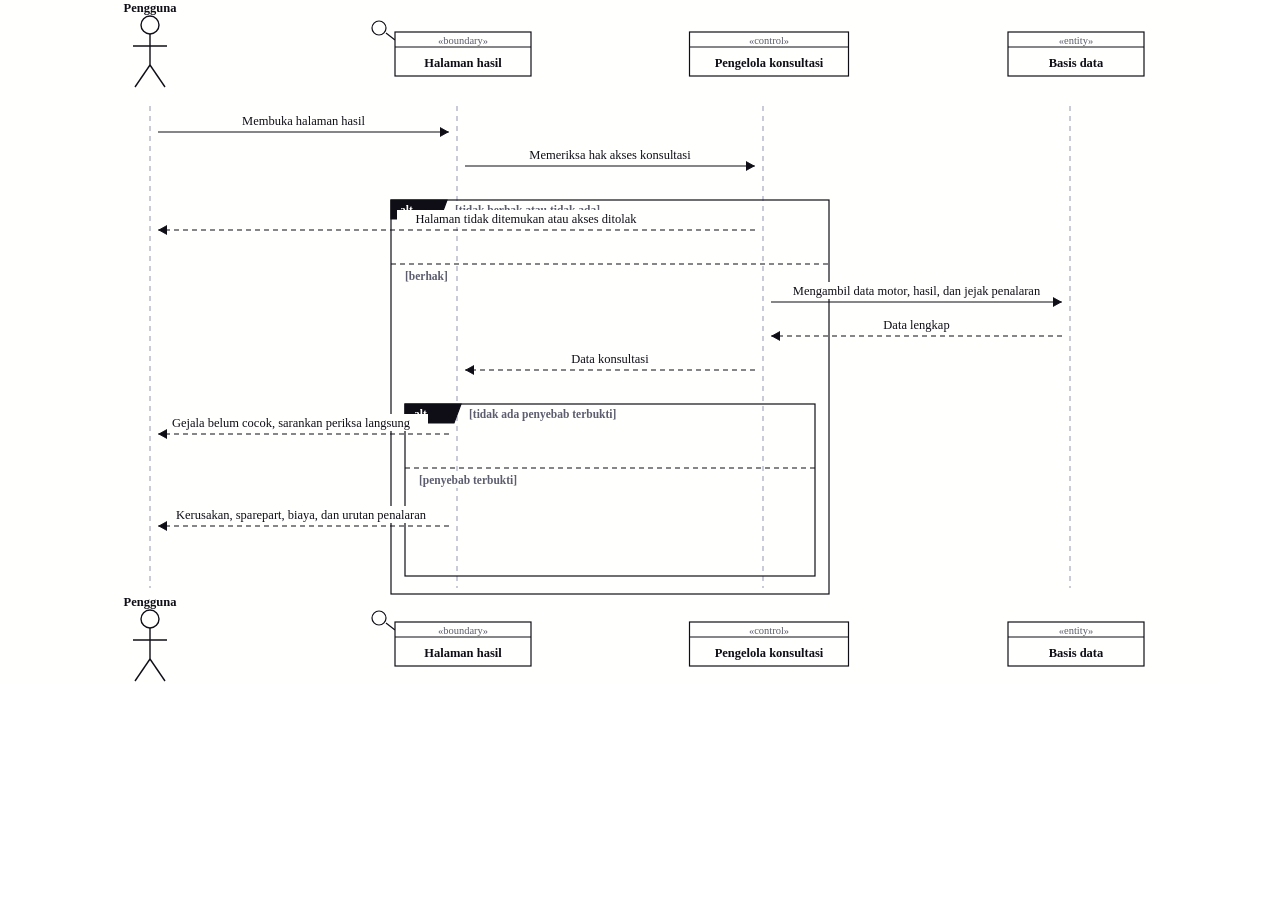
<file: tools/_tmp/probe2.html>
<!doctype html><meta charset="utf-8"><body style="margin:0">
<svg viewBox="0 0 1220 684" role="img" aria-labelledby="sqtS05 sqdS05" xmlns="http://www.w3.org/2000/svg" xmlns:xlink="http://www.w3.org/1999/xlink" width="1220" height="684"><rect x="0" y="0" width="1220" height="684" fill="#fffffe"/>
<title id="sqtS05" fill="rgb(0, 0, 0)" fill-opacity="1" fill-rule="nonzero" stroke="none" stroke-width="1" stroke-opacity="1" stroke-dasharray="none" stroke-dashoffset="0" stroke-linecap="butt" stroke-linejoin="miter" opacity="1" font-family="Georgia, serif" font-size="16" font-weight="400" text-anchor="start" dominant-baseline="auto" visibility="visible">Sequence diagram S-05 — Lihat hasil diagnosa</title>
<desc id="sqdS05" fill="rgb(0, 0, 0)" fill-opacity="1" fill-rule="nonzero" stroke="none" stroke-width="1" stroke-opacity="1" stroke-dasharray="none" stroke-dashoffset="0" stroke-linecap="butt" stroke-linejoin="miter" opacity="1" font-family="Georgia, serif" font-size="16" font-weight="400" text-anchor="start" dominant-baseline="auto" visibility="visible">Halaman hasil hanya terbuka bagi pemilik konsultasi. Bila tidak ada gejala yang cocok, pengguna diarahkan memeriksa langsung.</desc>
<defs><marker id="seqopenS05" viewBox="0 0 12 12" refX="11" refY="6" markerWidth="9" markerHeight="9" orient="auto"><path d="M1 1l9 5-9 5" fill="rgb(15, 14, 23)" stroke="rgb(15, 14, 23)" stroke-width="1" fill-opacity="1" fill-rule="nonzero" stroke-opacity="1" stroke-dasharray="none" stroke-dashoffset="0" stroke-linecap="butt" stroke-linejoin="miter" opacity="1" font-family="Georgia, serif" font-size="16" font-weight="400" text-anchor="start" dominant-baseline="auto" visibility="visible"/></marker></defs>
<line x1="150" y1="106" x2="150" y2="588" class="life" fill="none" fill-opacity="1" fill-rule="nonzero" stroke="rgb(167, 169, 190)" stroke-width="1.2" stroke-opacity="1" stroke-dasharray="5, 5" stroke-dashoffset="0" stroke-linecap="butt" stroke-linejoin="miter" opacity="1" font-family="Georgia, serif" font-size="16" font-weight="400" text-anchor="start" dominant-baseline="auto" visibility="visible"/>
<line x1="457" y1="106" x2="457" y2="588" class="life" fill="none" fill-opacity="1" fill-rule="nonzero" stroke="rgb(167, 169, 190)" stroke-width="1.2" stroke-opacity="1" stroke-dasharray="5, 5" stroke-dashoffset="0" stroke-linecap="butt" stroke-linejoin="miter" opacity="1" font-family="Georgia, serif" font-size="16" font-weight="400" text-anchor="start" dominant-baseline="auto" visibility="visible"/>
<line x1="763" y1="106" x2="763" y2="588" class="life" fill="none" fill-opacity="1" fill-rule="nonzero" stroke="rgb(167, 169, 190)" stroke-width="1.2" stroke-opacity="1" stroke-dasharray="5, 5" stroke-dashoffset="0" stroke-linecap="butt" stroke-linejoin="miter" opacity="1" font-family="Georgia, serif" font-size="16" font-weight="400" text-anchor="start" dominant-baseline="auto" visibility="visible"/>
<line x1="1070" y1="106" x2="1070" y2="588" class="life" fill="none" fill-opacity="1" fill-rule="nonzero" stroke="rgb(167, 169, 190)" stroke-width="1.2" stroke-opacity="1" stroke-dasharray="5, 5" stroke-dashoffset="0" stroke-linecap="butt" stroke-linejoin="miter" opacity="1" font-family="Georgia, serif" font-size="16" font-weight="400" text-anchor="start" dominant-baseline="auto" visibility="visible"/>
<rect x="401" y="267" width="51" height="17" class="fill-paper" fill="rgb(255, 255, 254)" fill-opacity="1" fill-rule="nonzero" stroke="none" stroke-width="1" stroke-opacity="1" stroke-dasharray="none" stroke-dashoffset="0" stroke-linecap="butt" stroke-linejoin="miter" opacity="1" font-family="Georgia, serif" font-size="16" font-weight="400" text-anchor="start" dominant-baseline="auto" visibility="visible"/>
<text x="405" y="280" class="sm b" fill="rgb(92, 93, 110)" fill-opacity="1" fill-rule="nonzero" stroke="none" stroke-width="1" stroke-opacity="1" stroke-dasharray="none" stroke-dashoffset="0" stroke-linecap="butt" stroke-linejoin="miter" opacity="1" font-family="Georgia, serif" font-size="11.5" font-weight="600" text-anchor="start" dominant-baseline="auto" visibility="visible">[berhak]</text>
<rect x="415" y="471" width="112" height="17" class="fill-paper" fill="rgb(255, 255, 254)" fill-opacity="1" fill-rule="nonzero" stroke="none" stroke-width="1" stroke-opacity="1" stroke-dasharray="none" stroke-dashoffset="0" stroke-linecap="butt" stroke-linejoin="miter" opacity="1" font-family="Georgia, serif" font-size="16" font-weight="400" text-anchor="start" dominant-baseline="auto" visibility="visible"/>
<text x="419" y="484" class="sm b" fill="rgb(92, 93, 110)" fill-opacity="1" fill-rule="nonzero" stroke="none" stroke-width="1" stroke-opacity="1" stroke-dasharray="none" stroke-dashoffset="0" stroke-linecap="butt" stroke-linejoin="miter" opacity="1" font-family="Georgia, serif" font-size="11.5" font-weight="600" text-anchor="start" dominant-baseline="auto" visibility="visible">[penyebab terbukti]</text>
<g class="frag" fill="rgb(0, 0, 0)" fill-opacity="1" fill-rule="nonzero" stroke="none" stroke-width="1" stroke-opacity="1" stroke-dasharray="none" stroke-dashoffset="0" stroke-linecap="butt" stroke-linejoin="miter" opacity="1" font-family="Georgia, serif" font-size="16" font-weight="400" text-anchor="start" dominant-baseline="auto" visibility="visible"><rect x="405" y="404" width="410" height="172" class="frag-box" fill="none" fill-opacity="1" fill-rule="nonzero" stroke="rgb(15, 14, 23)" stroke-width="1.2" stroke-opacity="1" stroke-dasharray="none" stroke-dashoffset="0" stroke-linecap="butt" stroke-linejoin="miter" opacity="1" font-family="Georgia, serif" font-size="16" font-weight="400" text-anchor="start" dominant-baseline="auto" visibility="visible"/>
<path d="M405 404h56l-7 19h-49z" class="frag-tab" fill="rgb(15, 14, 23)" fill-opacity="1" fill-rule="nonzero" stroke="rgb(15, 14, 23)" stroke-width="1.2" stroke-opacity="1" stroke-dasharray="none" stroke-dashoffset="0" stroke-linecap="butt" stroke-linejoin="miter" opacity="1" font-family="Georgia, serif" font-size="16" font-weight="400" text-anchor="start" dominant-baseline="auto" visibility="visible"/>
<text x="414" y="418" class="sm b k" fill="rgb(255, 255, 254)" fill-opacity="1" fill-rule="nonzero" stroke="none" stroke-width="1" stroke-opacity="1" stroke-dasharray="none" stroke-dashoffset="0" stroke-linecap="butt" stroke-linejoin="miter" opacity="1" font-family="Georgia, serif" font-size="11.5" font-weight="600" text-anchor="start" dominant-baseline="auto" visibility="visible">alt</text></g>
<rect x="466" y="406" width="162" height="16" class="fill-paper" fill="rgb(255, 255, 254)" fill-opacity="1" fill-rule="nonzero" stroke="none" stroke-width="1" stroke-opacity="1" stroke-dasharray="none" stroke-dashoffset="0" stroke-linecap="butt" stroke-linejoin="miter" opacity="1" font-family="Georgia, serif" font-size="16" font-weight="400" text-anchor="start" dominant-baseline="auto" visibility="visible"/>
<text x="469" y="418" class="sm b" fill="rgb(92, 93, 110)" fill-opacity="1" fill-rule="nonzero" stroke="none" stroke-width="1" stroke-opacity="1" stroke-dasharray="none" stroke-dashoffset="0" stroke-linecap="butt" stroke-linejoin="miter" opacity="1" font-family="Georgia, serif" font-size="11.5" font-weight="600" text-anchor="start" dominant-baseline="auto" visibility="visible">[tidak ada penyebab terbukti]</text>
<g class="frag" fill="rgb(0, 0, 0)" fill-opacity="1" fill-rule="nonzero" stroke="none" stroke-width="1" stroke-opacity="1" stroke-dasharray="none" stroke-dashoffset="0" stroke-linecap="butt" stroke-linejoin="miter" opacity="1" font-family="Georgia, serif" font-size="16" font-weight="400" text-anchor="start" dominant-baseline="auto" visibility="visible"><rect x="391" y="200" width="438" height="394" class="frag-box" fill="none" fill-opacity="1" fill-rule="nonzero" stroke="rgb(15, 14, 23)" stroke-width="1.2" stroke-opacity="1" stroke-dasharray="none" stroke-dashoffset="0" stroke-linecap="butt" stroke-linejoin="miter" opacity="1" font-family="Georgia, serif" font-size="16" font-weight="400" text-anchor="start" dominant-baseline="auto" visibility="visible"/>
<path d="M391 200h56l-7 19h-49z" class="frag-tab" fill="rgb(15, 14, 23)" fill-opacity="1" fill-rule="nonzero" stroke="rgb(15, 14, 23)" stroke-width="1.2" stroke-opacity="1" stroke-dasharray="none" stroke-dashoffset="0" stroke-linecap="butt" stroke-linejoin="miter" opacity="1" font-family="Georgia, serif" font-size="16" font-weight="400" text-anchor="start" dominant-baseline="auto" visibility="visible"/>
<text x="400" y="214" class="sm b k" fill="rgb(255, 255, 254)" fill-opacity="1" fill-rule="nonzero" stroke="none" stroke-width="1" stroke-opacity="1" stroke-dasharray="none" stroke-dashoffset="0" stroke-linecap="butt" stroke-linejoin="miter" opacity="1" font-family="Georgia, serif" font-size="11.5" font-weight="600" text-anchor="start" dominant-baseline="auto" visibility="visible">alt</text></g>
<rect x="452" y="202" width="160" height="16" class="fill-paper" fill="rgb(255, 255, 254)" fill-opacity="1" fill-rule="nonzero" stroke="none" stroke-width="1" stroke-opacity="1" stroke-dasharray="none" stroke-dashoffset="0" stroke-linecap="butt" stroke-linejoin="miter" opacity="1" font-family="Georgia, serif" font-size="16" font-weight="400" text-anchor="start" dominant-baseline="auto" visibility="visible"/>
<text x="455" y="214" class="sm b" fill="rgb(92, 93, 110)" fill-opacity="1" fill-rule="nonzero" stroke="none" stroke-width="1" stroke-opacity="1" stroke-dasharray="none" stroke-dashoffset="0" stroke-linecap="butt" stroke-linejoin="miter" opacity="1" font-family="Georgia, serif" font-size="11.5" font-weight="600" text-anchor="start" dominant-baseline="auto" visibility="visible">[tidak berhak atau tidak ada]</text>
<rect x="236" y="112" width="135" height="17" class="fill-paper" fill="rgb(255, 255, 254)" fill-opacity="1" fill-rule="nonzero" stroke="none" stroke-width="1" stroke-opacity="1" stroke-dasharray="none" stroke-dashoffset="0" stroke-linecap="butt" stroke-linejoin="miter" opacity="1" font-family="Georgia, serif" font-size="16" font-weight="400" text-anchor="start" dominant-baseline="auto" visibility="visible"/>
<text x="303.5" y="125" class="lb mid" fill="rgb(15, 14, 23)" fill-opacity="1" fill-rule="nonzero" stroke="none" stroke-width="1" stroke-opacity="1" stroke-dasharray="none" stroke-dashoffset="0" stroke-linecap="butt" stroke-linejoin="miter" opacity="1" font-family="Georgia, serif" font-size="12.5" font-weight="400" text-anchor="middle" dominant-baseline="auto" visibility="visible">Membuka halaman hasil</text>
<line x1="158" y1="132" x2="449" y2="132" class="s" marker-end="url(#seqopenS05)" fill="none" fill-opacity="1" fill-rule="nonzero" stroke="rgb(15, 14, 23)" stroke-width="1.2" stroke-opacity="1" stroke-dasharray="none" stroke-dashoffset="0" stroke-linecap="butt" stroke-linejoin="miter" opacity="1" font-family="Georgia, serif" font-size="16" font-weight="400" text-anchor="start" dominant-baseline="auto" visibility="visible"/>
<rect x="515.5" y="146" width="189" height="17" class="fill-paper" fill="rgb(255, 255, 254)" fill-opacity="1" fill-rule="nonzero" stroke="none" stroke-width="1" stroke-opacity="1" stroke-dasharray="none" stroke-dashoffset="0" stroke-linecap="butt" stroke-linejoin="miter" opacity="1" font-family="Georgia, serif" font-size="16" font-weight="400" text-anchor="start" dominant-baseline="auto" visibility="visible"/>
<text x="610" y="159" class="lb mid" fill="rgb(15, 14, 23)" fill-opacity="1" fill-rule="nonzero" stroke="none" stroke-width="1" stroke-opacity="1" stroke-dasharray="none" stroke-dashoffset="0" stroke-linecap="butt" stroke-linejoin="miter" opacity="1" font-family="Georgia, serif" font-size="12.5" font-weight="400" text-anchor="middle" dominant-baseline="auto" visibility="visible">Memeriksa hak akses konsultasi</text>
<line x1="465" y1="166" x2="755" y2="166" class="s" marker-end="url(#seqopenS05)" fill="none" fill-opacity="1" fill-rule="nonzero" stroke="rgb(15, 14, 23)" stroke-width="1.2" stroke-opacity="1" stroke-dasharray="none" stroke-dashoffset="0" stroke-linecap="butt" stroke-linejoin="miter" opacity="1" font-family="Georgia, serif" font-size="16" font-weight="400" text-anchor="start" dominant-baseline="auto" visibility="visible"/>
<rect x="397" y="210" width="258" height="17" class="fill-paper" fill="rgb(255, 255, 254)" fill-opacity="1" fill-rule="nonzero" stroke="none" stroke-width="1" stroke-opacity="1" stroke-dasharray="none" stroke-dashoffset="0" stroke-linecap="butt" stroke-linejoin="miter" opacity="1" font-family="Georgia, serif" font-size="16" font-weight="400" text-anchor="start" dominant-baseline="auto" visibility="visible"/>
<text x="526" y="223" class="lb retl mid" fill="rgb(15, 14, 23)" fill-opacity="1" fill-rule="nonzero" stroke="none" stroke-width="1" stroke-opacity="1" stroke-dasharray="none" stroke-dashoffset="0" stroke-linecap="butt" stroke-linejoin="miter" opacity="1" font-family="Georgia, serif" font-size="12.5" font-weight="400" text-anchor="middle" dominant-baseline="auto" visibility="visible">Halaman tidak ditemukan atau akses ditolak</text>
<line x1="755" y1="230" x2="158" y2="230" class="s ret" marker-end="url(#seqopenS05)" fill="none" fill-opacity="1" fill-rule="nonzero" stroke="rgb(15, 14, 23)" stroke-width="1.2" stroke-opacity="1" stroke-dasharray="5, 4" stroke-dashoffset="0" stroke-linecap="butt" stroke-linejoin="miter" opacity="1" font-family="Georgia, serif" font-size="16" font-weight="400" text-anchor="start" dominant-baseline="auto" visibility="visible"/>
<line x1="391" y1="264" x2="829" y2="264" class="frag-sep" fill="rgb(0, 0, 0)" fill-opacity="1" fill-rule="nonzero" stroke="rgb(15, 14, 23)" stroke-width="1.1" stroke-opacity="1" stroke-dasharray="5, 4" stroke-dashoffset="0" stroke-linecap="butt" stroke-linejoin="miter" opacity="1" font-family="Georgia, serif" font-size="16" font-weight="400" text-anchor="start" dominant-baseline="auto" visibility="visible"/>
<rect x="772.5" y="282" width="288" height="17" class="fill-paper" fill="rgb(255, 255, 254)" fill-opacity="1" fill-rule="nonzero" stroke="none" stroke-width="1" stroke-opacity="1" stroke-dasharray="none" stroke-dashoffset="0" stroke-linecap="butt" stroke-linejoin="miter" opacity="1" font-family="Georgia, serif" font-size="16" font-weight="400" text-anchor="start" dominant-baseline="auto" visibility="visible"/>
<text x="916.5" y="295" class="lb mid" fill="rgb(15, 14, 23)" fill-opacity="1" fill-rule="nonzero" stroke="none" stroke-width="1" stroke-opacity="1" stroke-dasharray="none" stroke-dashoffset="0" stroke-linecap="butt" stroke-linejoin="miter" opacity="1" font-family="Georgia, serif" font-size="12.5" font-weight="400" text-anchor="middle" dominant-baseline="auto" visibility="visible">Mengambil data motor, hasil, dan jejak penalaran</text>
<line x1="771" y1="302" x2="1062" y2="302" class="s" marker-end="url(#seqopenS05)" fill="none" fill-opacity="1" fill-rule="nonzero" stroke="rgb(15, 14, 23)" stroke-width="1.2" stroke-opacity="1" stroke-dasharray="none" stroke-dashoffset="0" stroke-linecap="butt" stroke-linejoin="miter" opacity="1" font-family="Georgia, serif" font-size="16" font-weight="400" text-anchor="start" dominant-baseline="auto" visibility="visible"/>
<rect x="875.5" y="316" width="82" height="17" class="fill-paper" fill="rgb(255, 255, 254)" fill-opacity="1" fill-rule="nonzero" stroke="none" stroke-width="1" stroke-opacity="1" stroke-dasharray="none" stroke-dashoffset="0" stroke-linecap="butt" stroke-linejoin="miter" opacity="1" font-family="Georgia, serif" font-size="16" font-weight="400" text-anchor="start" dominant-baseline="auto" visibility="visible"/>
<text x="916.5" y="329" class="lb retl mid" fill="rgb(15, 14, 23)" fill-opacity="1" fill-rule="nonzero" stroke="none" stroke-width="1" stroke-opacity="1" stroke-dasharray="none" stroke-dashoffset="0" stroke-linecap="butt" stroke-linejoin="miter" opacity="1" font-family="Georgia, serif" font-size="12.5" font-weight="400" text-anchor="middle" dominant-baseline="auto" visibility="visible">Data lengkap</text>
<line x1="1062" y1="336" x2="771" y2="336" class="s ret" marker-end="url(#seqopenS05)" fill="none" fill-opacity="1" fill-rule="nonzero" stroke="rgb(15, 14, 23)" stroke-width="1.2" stroke-opacity="1" stroke-dasharray="5, 4" stroke-dashoffset="0" stroke-linecap="butt" stroke-linejoin="miter" opacity="1" font-family="Georgia, serif" font-size="16" font-weight="400" text-anchor="start" dominant-baseline="auto" visibility="visible"/>
<rect x="559.5" y="350" width="101" height="17" class="fill-paper" fill="rgb(255, 255, 254)" fill-opacity="1" fill-rule="nonzero" stroke="none" stroke-width="1" stroke-opacity="1" stroke-dasharray="none" stroke-dashoffset="0" stroke-linecap="butt" stroke-linejoin="miter" opacity="1" font-family="Georgia, serif" font-size="16" font-weight="400" text-anchor="start" dominant-baseline="auto" visibility="visible"/>
<text x="610" y="363" class="lb retl mid" fill="rgb(15, 14, 23)" fill-opacity="1" fill-rule="nonzero" stroke="none" stroke-width="1" stroke-opacity="1" stroke-dasharray="none" stroke-dashoffset="0" stroke-linecap="butt" stroke-linejoin="miter" opacity="1" font-family="Georgia, serif" font-size="12.5" font-weight="400" text-anchor="middle" dominant-baseline="auto" visibility="visible">Data konsultasi</text>
<line x1="755" y1="370" x2="465" y2="370" class="s ret" marker-end="url(#seqopenS05)" fill="none" fill-opacity="1" fill-rule="nonzero" stroke="rgb(15, 14, 23)" stroke-width="1.2" stroke-opacity="1" stroke-dasharray="5, 4" stroke-dashoffset="0" stroke-linecap="butt" stroke-linejoin="miter" opacity="1" font-family="Georgia, serif" font-size="16" font-weight="400" text-anchor="start" dominant-baseline="auto" visibility="visible"/>
<rect x="154" y="414" width="274" height="17" class="fill-paper" fill="rgb(255, 255, 254)" fill-opacity="1" fill-rule="nonzero" stroke="none" stroke-width="1" stroke-opacity="1" stroke-dasharray="none" stroke-dashoffset="0" stroke-linecap="butt" stroke-linejoin="miter" opacity="1" font-family="Georgia, serif" font-size="16" font-weight="400" text-anchor="start" dominant-baseline="auto" visibility="visible"/>
<text x="291" y="427" class="lb retl mid" fill="rgb(15, 14, 23)" fill-opacity="1" fill-rule="nonzero" stroke="none" stroke-width="1" stroke-opacity="1" stroke-dasharray="none" stroke-dashoffset="0" stroke-linecap="butt" stroke-linejoin="miter" opacity="1" font-family="Georgia, serif" font-size="12.5" font-weight="400" text-anchor="middle" dominant-baseline="auto" visibility="visible">Gejala belum cocok, sarankan periksa langsung</text>
<line x1="449" y1="434" x2="158" y2="434" class="s ret" marker-end="url(#seqopenS05)" fill="none" fill-opacity="1" fill-rule="nonzero" stroke="rgb(15, 14, 23)" stroke-width="1.2" stroke-opacity="1" stroke-dasharray="5, 4" stroke-dashoffset="0" stroke-linecap="butt" stroke-linejoin="miter" opacity="1" font-family="Georgia, serif" font-size="16" font-weight="400" text-anchor="start" dominant-baseline="auto" visibility="visible"/>
<line x1="405" y1="468" x2="815" y2="468" class="frag-sep" fill="rgb(0, 0, 0)" fill-opacity="1" fill-rule="nonzero" stroke="rgb(15, 14, 23)" stroke-width="1.1" stroke-opacity="1" stroke-dasharray="5, 4" stroke-dashoffset="0" stroke-linecap="butt" stroke-linejoin="miter" opacity="1" font-family="Georgia, serif" font-size="16" font-weight="400" text-anchor="start" dominant-baseline="auto" visibility="visible"/>
<rect x="154" y="506" width="294" height="17" class="fill-paper" fill="rgb(255, 255, 254)" fill-opacity="1" fill-rule="nonzero" stroke="none" stroke-width="1" stroke-opacity="1" stroke-dasharray="none" stroke-dashoffset="0" stroke-linecap="butt" stroke-linejoin="miter" opacity="1" font-family="Georgia, serif" font-size="16" font-weight="400" text-anchor="start" dominant-baseline="auto" visibility="visible"/>
<text x="301" y="519" class="lb retl mid" fill="rgb(15, 14, 23)" fill-opacity="1" fill-rule="nonzero" stroke="none" stroke-width="1" stroke-opacity="1" stroke-dasharray="none" stroke-dashoffset="0" stroke-linecap="butt" stroke-linejoin="miter" opacity="1" font-family="Georgia, serif" font-size="12.5" font-weight="400" text-anchor="middle" dominant-baseline="auto" visibility="visible">Kerusakan, sparepart, biaya, dan urutan penalaran</text>
<line x1="449" y1="526" x2="158" y2="526" class="s ret" marker-end="url(#seqopenS05)" fill="none" fill-opacity="1" fill-rule="nonzero" stroke="rgb(15, 14, 23)" stroke-width="1.2" stroke-opacity="1" stroke-dasharray="5, 4" stroke-dashoffset="0" stroke-linecap="butt" stroke-linejoin="miter" opacity="1" font-family="Georgia, serif" font-size="16" font-weight="400" text-anchor="start" dominant-baseline="auto" visibility="visible"/>
<g class="actor" fill="rgb(0, 0, 0)" fill-opacity="1" fill-rule="nonzero" stroke="none" stroke-width="1" stroke-opacity="1" stroke-dasharray="none" stroke-dashoffset="0" stroke-linecap="butt" stroke-linejoin="miter" opacity="1" font-family="Georgia, serif" font-size="16" font-weight="400" text-anchor="start" dominant-baseline="auto" visibility="visible"><text x="150" y="12" class="lb b mid" fill="rgb(15, 14, 23)" fill-opacity="1" fill-rule="nonzero" stroke="none" stroke-width="1" stroke-opacity="1" stroke-dasharray="none" stroke-dashoffset="0" stroke-linecap="butt" stroke-linejoin="miter" opacity="1" font-family="Georgia, serif" font-size="12.5" font-weight="600" text-anchor="middle" dominant-baseline="auto" visibility="visible">Pengguna</text>
<circle cx="150" cy="25" r="9" fill="rgb(255, 255, 254)" fill-opacity="1" fill-rule="nonzero" stroke="rgb(15, 14, 23)" stroke-width="1.4" stroke-opacity="1" stroke-dasharray="none" stroke-dashoffset="0" stroke-linecap="butt" stroke-linejoin="miter" opacity="1" font-family="Georgia, serif" font-size="16" font-weight="400" text-anchor="start" dominant-baseline="auto" visibility="visible"/>
<line x1="150" y1="34" x2="150" y2="65" fill="none" fill-opacity="1" fill-rule="nonzero" stroke="rgb(15, 14, 23)" stroke-width="1.4" stroke-opacity="1" stroke-dasharray="none" stroke-dashoffset="0" stroke-linecap="butt" stroke-linejoin="miter" opacity="1" font-family="Georgia, serif" font-size="16" font-weight="400" text-anchor="start" dominant-baseline="auto" visibility="visible"/>
<line x1="133" y1="46" x2="167" y2="46" fill="none" fill-opacity="1" fill-rule="nonzero" stroke="rgb(15, 14, 23)" stroke-width="1.4" stroke-opacity="1" stroke-dasharray="none" stroke-dashoffset="0" stroke-linecap="butt" stroke-linejoin="miter" opacity="1" font-family="Georgia, serif" font-size="16" font-weight="400" text-anchor="start" dominant-baseline="auto" visibility="visible"/>
<line x1="150" y1="65" x2="135" y2="87" fill="none" fill-opacity="1" fill-rule="nonzero" stroke="rgb(15, 14, 23)" stroke-width="1.4" stroke-opacity="1" stroke-dasharray="none" stroke-dashoffset="0" stroke-linecap="butt" stroke-linejoin="miter" opacity="1" font-family="Georgia, serif" font-size="16" font-weight="400" text-anchor="start" dominant-baseline="auto" visibility="visible"/>
<line x1="150" y1="65" x2="165" y2="87" fill="none" fill-opacity="1" fill-rule="nonzero" stroke="rgb(15, 14, 23)" stroke-width="1.4" stroke-opacity="1" stroke-dasharray="none" stroke-dashoffset="0" stroke-linecap="butt" stroke-linejoin="miter" opacity="1" font-family="Georgia, serif" font-size="16" font-weight="400" text-anchor="start" dominant-baseline="auto" visibility="visible"/></g>
<g class="actor" fill="rgb(0, 0, 0)" fill-opacity="1" fill-rule="nonzero" stroke="none" stroke-width="1" stroke-opacity="1" stroke-dasharray="none" stroke-dashoffset="0" stroke-linecap="butt" stroke-linejoin="miter" opacity="1" font-family="Georgia, serif" font-size="16" font-weight="400" text-anchor="start" dominant-baseline="auto" visibility="visible"><text x="150" y="606" class="lb b mid" fill="rgb(15, 14, 23)" fill-opacity="1" fill-rule="nonzero" stroke="none" stroke-width="1" stroke-opacity="1" stroke-dasharray="none" stroke-dashoffset="0" stroke-linecap="butt" stroke-linejoin="miter" opacity="1" font-family="Georgia, serif" font-size="12.5" font-weight="600" text-anchor="middle" dominant-baseline="auto" visibility="visible">Pengguna</text>
<circle cx="150" cy="619" r="9" fill="rgb(255, 255, 254)" fill-opacity="1" fill-rule="nonzero" stroke="rgb(15, 14, 23)" stroke-width="1.4" stroke-opacity="1" stroke-dasharray="none" stroke-dashoffset="0" stroke-linecap="butt" stroke-linejoin="miter" opacity="1" font-family="Georgia, serif" font-size="16" font-weight="400" text-anchor="start" dominant-baseline="auto" visibility="visible"/>
<line x1="150" y1="628" x2="150" y2="659" fill="none" fill-opacity="1" fill-rule="nonzero" stroke="rgb(15, 14, 23)" stroke-width="1.4" stroke-opacity="1" stroke-dasharray="none" stroke-dashoffset="0" stroke-linecap="butt" stroke-linejoin="miter" opacity="1" font-family="Georgia, serif" font-size="16" font-weight="400" text-anchor="start" dominant-baseline="auto" visibility="visible"/>
<line x1="133" y1="640" x2="167" y2="640" fill="none" fill-opacity="1" fill-rule="nonzero" stroke="rgb(15, 14, 23)" stroke-width="1.4" stroke-opacity="1" stroke-dasharray="none" stroke-dashoffset="0" stroke-linecap="butt" stroke-linejoin="miter" opacity="1" font-family="Georgia, serif" font-size="16" font-weight="400" text-anchor="start" dominant-baseline="auto" visibility="visible"/>
<line x1="150" y1="659" x2="135" y2="681" fill="none" fill-opacity="1" fill-rule="nonzero" stroke="rgb(15, 14, 23)" stroke-width="1.4" stroke-opacity="1" stroke-dasharray="none" stroke-dashoffset="0" stroke-linecap="butt" stroke-linejoin="miter" opacity="1" font-family="Georgia, serif" font-size="16" font-weight="400" text-anchor="start" dominant-baseline="auto" visibility="visible"/>
<line x1="150" y1="659" x2="165" y2="681" fill="none" fill-opacity="1" fill-rule="nonzero" stroke="rgb(15, 14, 23)" stroke-width="1.4" stroke-opacity="1" stroke-dasharray="none" stroke-dashoffset="0" stroke-linecap="butt" stroke-linejoin="miter" opacity="1" font-family="Georgia, serif" font-size="16" font-weight="400" text-anchor="start" dominant-baseline="auto" visibility="visible"/></g>
<circle cx="379" cy="28" r="7" class="s fill-paper" fill="rgb(255, 255, 254)" fill-opacity="1" fill-rule="nonzero" stroke="rgb(15, 14, 23)" stroke-width="1.2" stroke-opacity="1" stroke-dasharray="none" stroke-dashoffset="0" stroke-linecap="butt" stroke-linejoin="miter" opacity="1" font-family="Georgia, serif" font-size="16" font-weight="400" text-anchor="start" dominant-baseline="auto" visibility="visible"/>
<line x1="386" y1="33" x2="395" y2="40" class="s" fill="none" fill-opacity="1" fill-rule="nonzero" stroke="rgb(15, 14, 23)" stroke-width="1.2" stroke-opacity="1" stroke-dasharray="none" stroke-dashoffset="0" stroke-linecap="butt" stroke-linejoin="miter" opacity="1" font-family="Georgia, serif" font-size="16" font-weight="400" text-anchor="start" dominant-baseline="auto" visibility="visible"/>
<rect x="395" y="32" width="136" height="44" class="s fill-paper" fill="rgb(255, 255, 254)" fill-opacity="1" fill-rule="nonzero" stroke="rgb(15, 14, 23)" stroke-width="1.2" stroke-opacity="1" stroke-dasharray="none" stroke-dashoffset="0" stroke-linecap="butt" stroke-linejoin="miter" opacity="1" font-family="Georgia, serif" font-size="16" font-weight="400" text-anchor="start" dominant-baseline="auto" visibility="visible"/>
<line x1="395" y1="47" x2="531" y2="47" class="s" fill="none" fill-opacity="1" fill-rule="nonzero" stroke="rgb(15, 14, 23)" stroke-width="1.2" stroke-opacity="1" stroke-dasharray="none" stroke-dashoffset="0" stroke-linecap="butt" stroke-linejoin="miter" opacity="1" font-family="Georgia, serif" font-size="16" font-weight="400" text-anchor="start" dominant-baseline="auto" visibility="visible"/>
<text x="463" y="44" class="stereo mid" fill="rgb(92, 93, 110)" fill-opacity="1" fill-rule="nonzero" stroke="none" stroke-width="1" stroke-opacity="1" stroke-dasharray="none" stroke-dashoffset="0" stroke-linecap="butt" stroke-linejoin="miter" opacity="1" font-family="Georgia, serif" font-size="10.5" font-weight="400" text-anchor="middle" dominant-baseline="auto" visibility="visible">«boundary»</text>
<text x="463" y="67" class="lb b mid" fill="rgb(15, 14, 23)" fill-opacity="1" fill-rule="nonzero" stroke="none" stroke-width="1" stroke-opacity="1" stroke-dasharray="none" stroke-dashoffset="0" stroke-linecap="butt" stroke-linejoin="miter" opacity="1" font-family="Georgia, serif" font-size="12.5" font-weight="600" text-anchor="middle" dominant-baseline="auto" visibility="visible">Halaman hasil</text>
<circle cx="379" cy="618" r="7" class="s fill-paper" fill="rgb(255, 255, 254)" fill-opacity="1" fill-rule="nonzero" stroke="rgb(15, 14, 23)" stroke-width="1.2" stroke-opacity="1" stroke-dasharray="none" stroke-dashoffset="0" stroke-linecap="butt" stroke-linejoin="miter" opacity="1" font-family="Georgia, serif" font-size="16" font-weight="400" text-anchor="start" dominant-baseline="auto" visibility="visible"/>
<line x1="386" y1="623" x2="395" y2="630" class="s" fill="none" fill-opacity="1" fill-rule="nonzero" stroke="rgb(15, 14, 23)" stroke-width="1.2" stroke-opacity="1" stroke-dasharray="none" stroke-dashoffset="0" stroke-linecap="butt" stroke-linejoin="miter" opacity="1" font-family="Georgia, serif" font-size="16" font-weight="400" text-anchor="start" dominant-baseline="auto" visibility="visible"/>
<rect x="395" y="622" width="136" height="44" class="s fill-paper" fill="rgb(255, 255, 254)" fill-opacity="1" fill-rule="nonzero" stroke="rgb(15, 14, 23)" stroke-width="1.2" stroke-opacity="1" stroke-dasharray="none" stroke-dashoffset="0" stroke-linecap="butt" stroke-linejoin="miter" opacity="1" font-family="Georgia, serif" font-size="16" font-weight="400" text-anchor="start" dominant-baseline="auto" visibility="visible"/>
<line x1="395" y1="637" x2="531" y2="637" class="s" fill="none" fill-opacity="1" fill-rule="nonzero" stroke="rgb(15, 14, 23)" stroke-width="1.2" stroke-opacity="1" stroke-dasharray="none" stroke-dashoffset="0" stroke-linecap="butt" stroke-linejoin="miter" opacity="1" font-family="Georgia, serif" font-size="16" font-weight="400" text-anchor="start" dominant-baseline="auto" visibility="visible"/>
<text x="463" y="634" class="stereo mid" fill="rgb(92, 93, 110)" fill-opacity="1" fill-rule="nonzero" stroke="none" stroke-width="1" stroke-opacity="1" stroke-dasharray="none" stroke-dashoffset="0" stroke-linecap="butt" stroke-linejoin="miter" opacity="1" font-family="Georgia, serif" font-size="10.5" font-weight="400" text-anchor="middle" dominant-baseline="auto" visibility="visible">«boundary»</text>
<text x="463" y="657" class="lb b mid" fill="rgb(15, 14, 23)" fill-opacity="1" fill-rule="nonzero" stroke="none" stroke-width="1" stroke-opacity="1" stroke-dasharray="none" stroke-dashoffset="0" stroke-linecap="butt" stroke-linejoin="miter" opacity="1" font-family="Georgia, serif" font-size="12.5" font-weight="600" text-anchor="middle" dominant-baseline="auto" visibility="visible">Halaman hasil</text>
<rect x="689.5" y="32" width="159" height="44" class="s fill-paper" fill="rgb(255, 255, 254)" fill-opacity="1" fill-rule="nonzero" stroke="rgb(15, 14, 23)" stroke-width="1.2" stroke-opacity="1" stroke-dasharray="none" stroke-dashoffset="0" stroke-linecap="butt" stroke-linejoin="miter" opacity="1" font-family="Georgia, serif" font-size="16" font-weight="400" text-anchor="start" dominant-baseline="auto" visibility="visible"/>
<line x1="689.5" y1="47" x2="848.5" y2="47" class="s" fill="none" fill-opacity="1" fill-rule="nonzero" stroke="rgb(15, 14, 23)" stroke-width="1.2" stroke-opacity="1" stroke-dasharray="none" stroke-dashoffset="0" stroke-linecap="butt" stroke-linejoin="miter" opacity="1" font-family="Georgia, serif" font-size="16" font-weight="400" text-anchor="start" dominant-baseline="auto" visibility="visible"/>
<text x="769" y="44" class="stereo mid" fill="rgb(92, 93, 110)" fill-opacity="1" fill-rule="nonzero" stroke="none" stroke-width="1" stroke-opacity="1" stroke-dasharray="none" stroke-dashoffset="0" stroke-linecap="butt" stroke-linejoin="miter" opacity="1" font-family="Georgia, serif" font-size="10.5" font-weight="400" text-anchor="middle" dominant-baseline="auto" visibility="visible">«control»</text>
<text x="769" y="67" class="lb b mid" fill="rgb(15, 14, 23)" fill-opacity="1" fill-rule="nonzero" stroke="none" stroke-width="1" stroke-opacity="1" stroke-dasharray="none" stroke-dashoffset="0" stroke-linecap="butt" stroke-linejoin="miter" opacity="1" font-family="Georgia, serif" font-size="12.5" font-weight="600" text-anchor="middle" dominant-baseline="auto" visibility="visible">Pengelola konsultasi</text>
<rect x="689.5" y="622" width="159" height="44" class="s fill-paper" fill="rgb(255, 255, 254)" fill-opacity="1" fill-rule="nonzero" stroke="rgb(15, 14, 23)" stroke-width="1.2" stroke-opacity="1" stroke-dasharray="none" stroke-dashoffset="0" stroke-linecap="butt" stroke-linejoin="miter" opacity="1" font-family="Georgia, serif" font-size="16" font-weight="400" text-anchor="start" dominant-baseline="auto" visibility="visible"/>
<line x1="689.5" y1="637" x2="848.5" y2="637" class="s" fill="none" fill-opacity="1" fill-rule="nonzero" stroke="rgb(15, 14, 23)" stroke-width="1.2" stroke-opacity="1" stroke-dasharray="none" stroke-dashoffset="0" stroke-linecap="butt" stroke-linejoin="miter" opacity="1" font-family="Georgia, serif" font-size="16" font-weight="400" text-anchor="start" dominant-baseline="auto" visibility="visible"/>
<text x="769" y="634" class="stereo mid" fill="rgb(92, 93, 110)" fill-opacity="1" fill-rule="nonzero" stroke="none" stroke-width="1" stroke-opacity="1" stroke-dasharray="none" stroke-dashoffset="0" stroke-linecap="butt" stroke-linejoin="miter" opacity="1" font-family="Georgia, serif" font-size="10.5" font-weight="400" text-anchor="middle" dominant-baseline="auto" visibility="visible">«control»</text>
<text x="769" y="657" class="lb b mid" fill="rgb(15, 14, 23)" fill-opacity="1" fill-rule="nonzero" stroke="none" stroke-width="1" stroke-opacity="1" stroke-dasharray="none" stroke-dashoffset="0" stroke-linecap="butt" stroke-linejoin="miter" opacity="1" font-family="Georgia, serif" font-size="12.5" font-weight="600" text-anchor="middle" dominant-baseline="auto" visibility="visible">Pengelola konsultasi</text>
<rect x="1008" y="32" width="136" height="44" class="s fill-paper" fill="rgb(255, 255, 254)" fill-opacity="1" fill-rule="nonzero" stroke="rgb(15, 14, 23)" stroke-width="1.2" stroke-opacity="1" stroke-dasharray="none" stroke-dashoffset="0" stroke-linecap="butt" stroke-linejoin="miter" opacity="1" font-family="Georgia, serif" font-size="16" font-weight="400" text-anchor="start" dominant-baseline="auto" visibility="visible"/>
<line x1="1008" y1="47" x2="1144" y2="47" class="s" fill="none" fill-opacity="1" fill-rule="nonzero" stroke="rgb(15, 14, 23)" stroke-width="1.2" stroke-opacity="1" stroke-dasharray="none" stroke-dashoffset="0" stroke-linecap="butt" stroke-linejoin="miter" opacity="1" font-family="Georgia, serif" font-size="16" font-weight="400" text-anchor="start" dominant-baseline="auto" visibility="visible"/>
<text x="1076" y="44" class="stereo mid" fill="rgb(92, 93, 110)" fill-opacity="1" fill-rule="nonzero" stroke="none" stroke-width="1" stroke-opacity="1" stroke-dasharray="none" stroke-dashoffset="0" stroke-linecap="butt" stroke-linejoin="miter" opacity="1" font-family="Georgia, serif" font-size="10.5" font-weight="400" text-anchor="middle" dominant-baseline="auto" visibility="visible">«entity»</text>
<text x="1076" y="67" class="lb b mid" fill="rgb(15, 14, 23)" fill-opacity="1" fill-rule="nonzero" stroke="none" stroke-width="1" stroke-opacity="1" stroke-dasharray="none" stroke-dashoffset="0" stroke-linecap="butt" stroke-linejoin="miter" opacity="1" font-family="Georgia, serif" font-size="12.5" font-weight="600" text-anchor="middle" dominant-baseline="auto" visibility="visible">Basis data</text>
<rect x="1008" y="622" width="136" height="44" class="s fill-paper" fill="rgb(255, 255, 254)" fill-opacity="1" fill-rule="nonzero" stroke="rgb(15, 14, 23)" stroke-width="1.2" stroke-opacity="1" stroke-dasharray="none" stroke-dashoffset="0" stroke-linecap="butt" stroke-linejoin="miter" opacity="1" font-family="Georgia, serif" font-size="16" font-weight="400" text-anchor="start" dominant-baseline="auto" visibility="visible"/>
<line x1="1008" y1="637" x2="1144" y2="637" class="s" fill="none" fill-opacity="1" fill-rule="nonzero" stroke="rgb(15, 14, 23)" stroke-width="1.2" stroke-opacity="1" stroke-dasharray="none" stroke-dashoffset="0" stroke-linecap="butt" stroke-linejoin="miter" opacity="1" font-family="Georgia, serif" font-size="16" font-weight="400" text-anchor="start" dominant-baseline="auto" visibility="visible"/>
<text x="1076" y="634" class="stereo mid" fill="rgb(92, 93, 110)" fill-opacity="1" fill-rule="nonzero" stroke="none" stroke-width="1" stroke-opacity="1" stroke-dasharray="none" stroke-dashoffset="0" stroke-linecap="butt" stroke-linejoin="miter" opacity="1" font-family="Georgia, serif" font-size="10.5" font-weight="400" text-anchor="middle" dominant-baseline="auto" visibility="visible">«entity»</text>
<text x="1076" y="657" class="lb b mid" fill="rgb(15, 14, 23)" fill-opacity="1" fill-rule="nonzero" stroke="none" stroke-width="1" stroke-opacity="1" stroke-dasharray="none" stroke-dashoffset="0" stroke-linecap="butt" stroke-linejoin="miter" opacity="1" font-family="Georgia, serif" font-size="12.5" font-weight="600" text-anchor="middle" dominant-baseline="auto" visibility="visible">Basis data</text>
</svg></body>
</file>
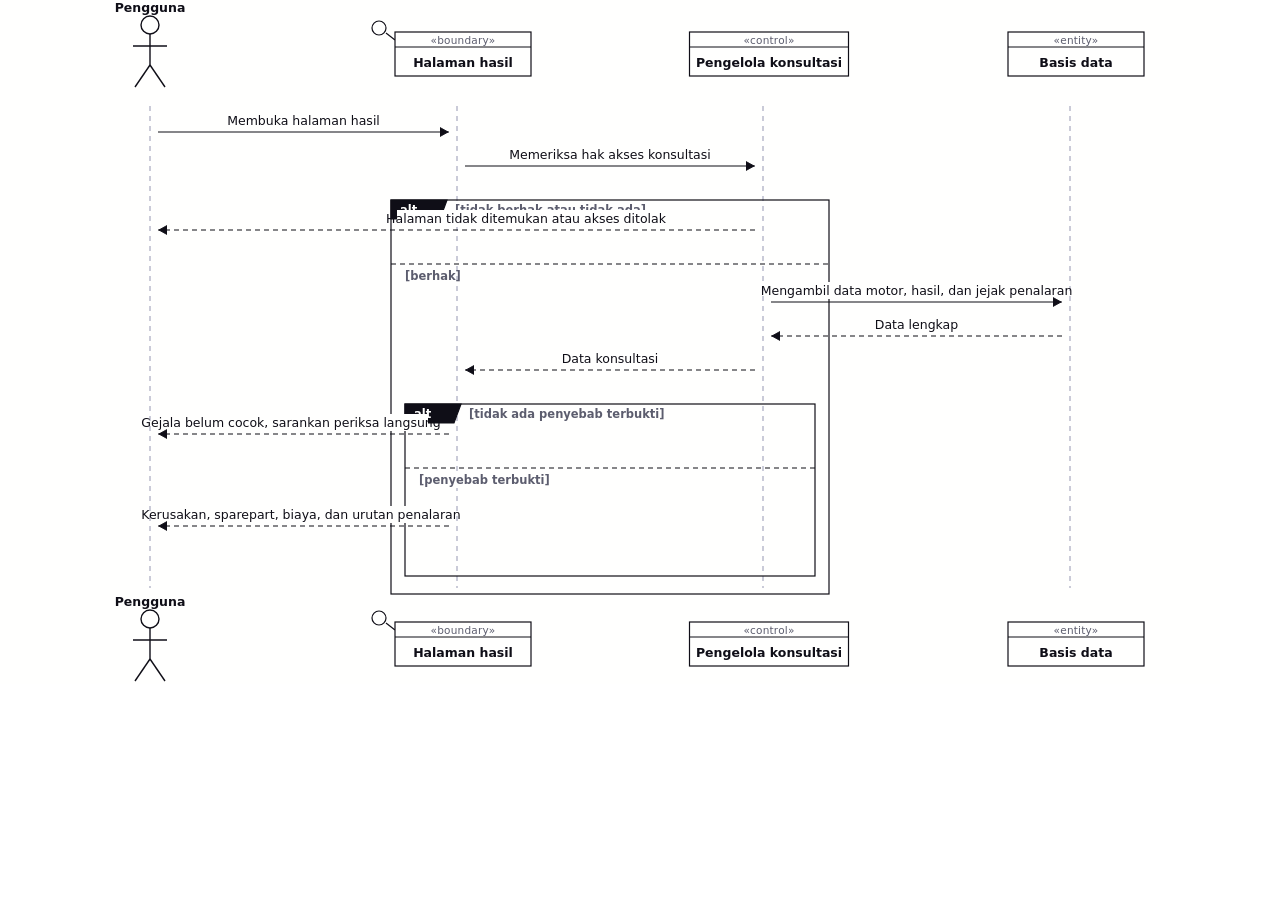
<file: tools/_tmp/stand.html>
<!doctype html><meta charset="utf-8"><style>

/* tipografi di dalam gambar */
.dgm svg { font-family: var(--sans); color: var(--ink); }

.dgm svg text { fill: var(--ink); font-size: 13px; }

.dgm svg .t        { font-family: var(--display); font-size: 20px; font-weight: 600; }

.dgm svg .h        { font-family: var(--display); font-size: 15px; font-weight: 600; }

.dgm svg .lb       { font-size: 12.5px; }

.dgm svg .sm       { font-size: 11.5px; fill: var(--muted); }

.dgm svg .mono     { font-family: var(--mono); font-size: 11px; fill: var(--muted); }

.dgm svg .b        { font-weight: 600; }

.dgm svg .mid      { text-anchor: middle; }

.dgm svg .end      { text-anchor: end; }

.dgm svg .white    { fill: var(--paper); }


/* goresan gambar: tipis, hitam, tanpa bayangan */
.dgm svg .s        { stroke: var(--ink); stroke-width: 1.2; fill: none; }

.dgm svg .s2       { stroke: var(--ink); stroke-width: 2; fill: none; }

.dgm svg .soft     { stroke: var(--mist); stroke-width: 1.2; fill: none; }

.dgm svg .dash     { stroke: var(--ink); stroke-width: 1.2; fill: none; stroke-dasharray: 6 4; }

.dgm svg .fill-paper { fill: var(--paper); }

.dgm svg .fill-ink   { fill: var(--ink); }

.dgm svg .fill-flame { fill: var(--flame); }

.dgm svg .fill-soft  { fill: var(--flame-soft); }

.dgm svg .band     { fill: var(--flame-soft); }

.dgm svg .lane     { fill: #fbfbf9; }

.dgm svg .frm      { fill: #fdfbf7; }


/* tabel teks di dalam gambar */
.dgm svg .pnum { font-family: var(--mono); font-size: 11px; fill: var(--flame); }

.dgm svg .actor circle { fill: var(--paper); stroke: var(--ink); stroke-width: 1.4; }

.dgm svg .actor line { stroke: var(--ink); stroke-width: 1.4; fill: none; }


/* lifeline sequence diagram: garis putus-putus, kepala kelas UML */
.dgm svg .life { stroke: var(--mist); stroke-width: 1.2; stroke-dasharray: 5 5; fill: none; }

.dgm svg .frag-box { fill: none; stroke: var(--ink); stroke-width: 1.2; }

.dgm svg .frag-tab { fill: var(--ink); stroke: var(--ink); stroke-width: 1.2; }

.dgm svg .frag text.k { fill: var(--paper); }

.dgm svg .frag-sep { stroke: var(--ink); stroke-width: 1.1; stroke-dasharray: 5 4; }

.dgm svg .ret, .dgm svg .retl { color: var(--ink); }

.dgm svg .ret { stroke-dasharray: 5 4; }

.dgm svg .stereo { font-family: var(--sans); font-size: 10.5px; fill: var(--muted); letter-spacing: .02em; }


/* activity & use case */
.dgm svg .lane { fill: #fbfbf9; }

.dgm svg .band { fill: var(--flame-soft); }

.dgm svg .fill-soft { fill: var(--flame-soft); }

.dgm svg .assoc { stroke: var(--ink); stroke-width: 1.1; fill: none; }

.dgm svg .dep { stroke: var(--ink); stroke-width: 1.1; stroke-dasharray: 5 4; fill: none; }

.dgm svg .gen { stroke: var(--ink); stroke-width: 1.1; fill: none; }:root {
    --ink: #0f0e17;
    --ink-2: #2e2f3e;
    --paper: #fffffe;
    --ground: #f2f1ec;
    --mist: #a7a9be;
    --muted: #5c5d6e;
    --line: #d8d7dd;
    --line-soft: #ebeae5;
    --flame: #ff8906;
    --flame-soft: #fff1e0;
    --coral: #f25f4c;
    --display: "Barlow Condensed", "Arial Narrow", sans-serif;
    --sans: "Barlow", "Segoe UI", system-ui, sans-serif;
    --mono: "JetBrains Mono", Consolas, monospace;
}
body{margin:0;background:#fff}svg{display:block}</style>
<div class="dgm" style="border:0"><div class="dgm-stage" style="padding:0">
<svg viewBox="0 0 1220 684" role="img" aria-labelledby="sqtS05 sqdS05" xmlns="http://www.w3.org/2000/svg" xmlns:xlink="http://www.w3.org/1999/xlink" width="1220" height="684"><rect x="0" y="0" width="1220" height="684" fill="#fffffe"/>
<title id="sqtS05" fill="rgb(0, 0, 0)" fill-opacity="1" fill-rule="nonzero" stroke="none" stroke-width="1" stroke-opacity="1" stroke-dasharray="none" stroke-dashoffset="0" stroke-linecap="butt" stroke-linejoin="miter" opacity="1" font-family="Barlow, &quot;Segoe UI&quot;, system-ui, sans-serif" font-size="16" font-weight="400" text-anchor="start" dominant-baseline="auto" visibility="visible">Sequence diagram S-05 — Lihat hasil diagnosa</title>
<desc id="sqdS05" fill="rgb(0, 0, 0)" fill-opacity="1" fill-rule="nonzero" stroke="none" stroke-width="1" stroke-opacity="1" stroke-dasharray="none" stroke-dashoffset="0" stroke-linecap="butt" stroke-linejoin="miter" opacity="1" font-family="Barlow, &quot;Segoe UI&quot;, system-ui, sans-serif" font-size="16" font-weight="400" text-anchor="start" dominant-baseline="auto" visibility="visible">Halaman hasil hanya terbuka bagi pemilik konsultasi. Bila tidak ada gejala yang cocok, pengguna diarahkan memeriksa langsung.</desc>
<defs><marker id="seqopenS05" viewBox="0 0 12 12" refX="11" refY="6" markerWidth="9" markerHeight="9" orient="auto"><path d="M1 1l9 5-9 5" fill="rgb(15, 14, 23)" stroke="rgb(15, 14, 23)" stroke-width="1" fill-opacity="1" fill-rule="nonzero" stroke-opacity="1" stroke-dasharray="none" stroke-dashoffset="0" stroke-linecap="butt" stroke-linejoin="miter" opacity="1" font-family="Barlow, &quot;Segoe UI&quot;, system-ui, sans-serif" font-size="16" font-weight="400" text-anchor="start" dominant-baseline="auto" visibility="visible"/></marker></defs>
<line x1="150" y1="106" x2="150" y2="588" class="life" fill="none" fill-opacity="1" fill-rule="nonzero" stroke="rgb(167, 169, 190)" stroke-width="1.2" stroke-opacity="1" stroke-dasharray="5, 5" stroke-dashoffset="0" stroke-linecap="butt" stroke-linejoin="miter" opacity="1" font-family="Barlow, &quot;Segoe UI&quot;, system-ui, sans-serif" font-size="16" font-weight="400" text-anchor="start" dominant-baseline="auto" visibility="visible"/>
<line x1="457" y1="106" x2="457" y2="588" class="life" fill="none" fill-opacity="1" fill-rule="nonzero" stroke="rgb(167, 169, 190)" stroke-width="1.2" stroke-opacity="1" stroke-dasharray="5, 5" stroke-dashoffset="0" stroke-linecap="butt" stroke-linejoin="miter" opacity="1" font-family="Barlow, &quot;Segoe UI&quot;, system-ui, sans-serif" font-size="16" font-weight="400" text-anchor="start" dominant-baseline="auto" visibility="visible"/>
<line x1="763" y1="106" x2="763" y2="588" class="life" fill="none" fill-opacity="1" fill-rule="nonzero" stroke="rgb(167, 169, 190)" stroke-width="1.2" stroke-opacity="1" stroke-dasharray="5, 5" stroke-dashoffset="0" stroke-linecap="butt" stroke-linejoin="miter" opacity="1" font-family="Barlow, &quot;Segoe UI&quot;, system-ui, sans-serif" font-size="16" font-weight="400" text-anchor="start" dominant-baseline="auto" visibility="visible"/>
<line x1="1070" y1="106" x2="1070" y2="588" class="life" fill="none" fill-opacity="1" fill-rule="nonzero" stroke="rgb(167, 169, 190)" stroke-width="1.2" stroke-opacity="1" stroke-dasharray="5, 5" stroke-dashoffset="0" stroke-linecap="butt" stroke-linejoin="miter" opacity="1" font-family="Barlow, &quot;Segoe UI&quot;, system-ui, sans-serif" font-size="16" font-weight="400" text-anchor="start" dominant-baseline="auto" visibility="visible"/>
<rect x="401" y="267" width="51" height="17" class="fill-paper" fill="rgb(255, 255, 254)" fill-opacity="1" fill-rule="nonzero" stroke="none" stroke-width="1" stroke-opacity="1" stroke-dasharray="none" stroke-dashoffset="0" stroke-linecap="butt" stroke-linejoin="miter" opacity="1" font-family="Barlow, &quot;Segoe UI&quot;, system-ui, sans-serif" font-size="16" font-weight="400" text-anchor="start" dominant-baseline="auto" visibility="visible"/>
<text x="405" y="280" class="sm b" fill="rgb(92, 93, 110)" fill-opacity="1" fill-rule="nonzero" stroke="none" stroke-width="1" stroke-opacity="1" stroke-dasharray="none" stroke-dashoffset="0" stroke-linecap="butt" stroke-linejoin="miter" opacity="1" font-family="Barlow, &quot;Segoe UI&quot;, system-ui, sans-serif" font-size="11.5" font-weight="600" text-anchor="start" dominant-baseline="auto" visibility="visible">[berhak]</text>
<rect x="415" y="471" width="112" height="17" class="fill-paper" fill="rgb(255, 255, 254)" fill-opacity="1" fill-rule="nonzero" stroke="none" stroke-width="1" stroke-opacity="1" stroke-dasharray="none" stroke-dashoffset="0" stroke-linecap="butt" stroke-linejoin="miter" opacity="1" font-family="Barlow, &quot;Segoe UI&quot;, system-ui, sans-serif" font-size="16" font-weight="400" text-anchor="start" dominant-baseline="auto" visibility="visible"/>
<text x="419" y="484" class="sm b" fill="rgb(92, 93, 110)" fill-opacity="1" fill-rule="nonzero" stroke="none" stroke-width="1" stroke-opacity="1" stroke-dasharray="none" stroke-dashoffset="0" stroke-linecap="butt" stroke-linejoin="miter" opacity="1" font-family="Barlow, &quot;Segoe UI&quot;, system-ui, sans-serif" font-size="11.5" font-weight="600" text-anchor="start" dominant-baseline="auto" visibility="visible">[penyebab terbukti]</text>
<g class="frag" fill="rgb(0, 0, 0)" fill-opacity="1" fill-rule="nonzero" stroke="none" stroke-width="1" stroke-opacity="1" stroke-dasharray="none" stroke-dashoffset="0" stroke-linecap="butt" stroke-linejoin="miter" opacity="1" font-family="Barlow, &quot;Segoe UI&quot;, system-ui, sans-serif" font-size="16" font-weight="400" text-anchor="start" dominant-baseline="auto" visibility="visible"><rect x="405" y="404" width="410" height="172" class="frag-box" fill="none" fill-opacity="1" fill-rule="nonzero" stroke="rgb(15, 14, 23)" stroke-width="1.2" stroke-opacity="1" stroke-dasharray="none" stroke-dashoffset="0" stroke-linecap="butt" stroke-linejoin="miter" opacity="1" font-family="Barlow, &quot;Segoe UI&quot;, system-ui, sans-serif" font-size="16" font-weight="400" text-anchor="start" dominant-baseline="auto" visibility="visible"/>
<path d="M405 404h56l-7 19h-49z" class="frag-tab" fill="rgb(15, 14, 23)" fill-opacity="1" fill-rule="nonzero" stroke="rgb(15, 14, 23)" stroke-width="1.2" stroke-opacity="1" stroke-dasharray="none" stroke-dashoffset="0" stroke-linecap="butt" stroke-linejoin="miter" opacity="1" font-family="Barlow, &quot;Segoe UI&quot;, system-ui, sans-serif" font-size="16" font-weight="400" text-anchor="start" dominant-baseline="auto" visibility="visible"/>
<text x="414" y="418" class="sm b k" fill="rgb(255, 255, 254)" fill-opacity="1" fill-rule="nonzero" stroke="none" stroke-width="1" stroke-opacity="1" stroke-dasharray="none" stroke-dashoffset="0" stroke-linecap="butt" stroke-linejoin="miter" opacity="1" font-family="Barlow, &quot;Segoe UI&quot;, system-ui, sans-serif" font-size="11.5" font-weight="600" text-anchor="start" dominant-baseline="auto" visibility="visible">alt</text></g>
<rect x="466" y="406" width="162" height="16" class="fill-paper" fill="rgb(255, 255, 254)" fill-opacity="1" fill-rule="nonzero" stroke="none" stroke-width="1" stroke-opacity="1" stroke-dasharray="none" stroke-dashoffset="0" stroke-linecap="butt" stroke-linejoin="miter" opacity="1" font-family="Barlow, &quot;Segoe UI&quot;, system-ui, sans-serif" font-size="16" font-weight="400" text-anchor="start" dominant-baseline="auto" visibility="visible"/>
<text x="469" y="418" class="sm b" fill="rgb(92, 93, 110)" fill-opacity="1" fill-rule="nonzero" stroke="none" stroke-width="1" stroke-opacity="1" stroke-dasharray="none" stroke-dashoffset="0" stroke-linecap="butt" stroke-linejoin="miter" opacity="1" font-family="Barlow, &quot;Segoe UI&quot;, system-ui, sans-serif" font-size="11.5" font-weight="600" text-anchor="start" dominant-baseline="auto" visibility="visible">[tidak ada penyebab terbukti]</text>
<g class="frag" fill="rgb(0, 0, 0)" fill-opacity="1" fill-rule="nonzero" stroke="none" stroke-width="1" stroke-opacity="1" stroke-dasharray="none" stroke-dashoffset="0" stroke-linecap="butt" stroke-linejoin="miter" opacity="1" font-family="Barlow, &quot;Segoe UI&quot;, system-ui, sans-serif" font-size="16" font-weight="400" text-anchor="start" dominant-baseline="auto" visibility="visible"><rect x="391" y="200" width="438" height="394" class="frag-box" fill="none" fill-opacity="1" fill-rule="nonzero" stroke="rgb(15, 14, 23)" stroke-width="1.2" stroke-opacity="1" stroke-dasharray="none" stroke-dashoffset="0" stroke-linecap="butt" stroke-linejoin="miter" opacity="1" font-family="Barlow, &quot;Segoe UI&quot;, system-ui, sans-serif" font-size="16" font-weight="400" text-anchor="start" dominant-baseline="auto" visibility="visible"/>
<path d="M391 200h56l-7 19h-49z" class="frag-tab" fill="rgb(15, 14, 23)" fill-opacity="1" fill-rule="nonzero" stroke="rgb(15, 14, 23)" stroke-width="1.2" stroke-opacity="1" stroke-dasharray="none" stroke-dashoffset="0" stroke-linecap="butt" stroke-linejoin="miter" opacity="1" font-family="Barlow, &quot;Segoe UI&quot;, system-ui, sans-serif" font-size="16" font-weight="400" text-anchor="start" dominant-baseline="auto" visibility="visible"/>
<text x="400" y="214" class="sm b k" fill="rgb(255, 255, 254)" fill-opacity="1" fill-rule="nonzero" stroke="none" stroke-width="1" stroke-opacity="1" stroke-dasharray="none" stroke-dashoffset="0" stroke-linecap="butt" stroke-linejoin="miter" opacity="1" font-family="Barlow, &quot;Segoe UI&quot;, system-ui, sans-serif" font-size="11.5" font-weight="600" text-anchor="start" dominant-baseline="auto" visibility="visible">alt</text></g>
<rect x="452" y="202" width="160" height="16" class="fill-paper" fill="rgb(255, 255, 254)" fill-opacity="1" fill-rule="nonzero" stroke="none" stroke-width="1" stroke-opacity="1" stroke-dasharray="none" stroke-dashoffset="0" stroke-linecap="butt" stroke-linejoin="miter" opacity="1" font-family="Barlow, &quot;Segoe UI&quot;, system-ui, sans-serif" font-size="16" font-weight="400" text-anchor="start" dominant-baseline="auto" visibility="visible"/>
<text x="455" y="214" class="sm b" fill="rgb(92, 93, 110)" fill-opacity="1" fill-rule="nonzero" stroke="none" stroke-width="1" stroke-opacity="1" stroke-dasharray="none" stroke-dashoffset="0" stroke-linecap="butt" stroke-linejoin="miter" opacity="1" font-family="Barlow, &quot;Segoe UI&quot;, system-ui, sans-serif" font-size="11.5" font-weight="600" text-anchor="start" dominant-baseline="auto" visibility="visible">[tidak berhak atau tidak ada]</text>
<rect x="236" y="112" width="135" height="17" class="fill-paper" fill="rgb(255, 255, 254)" fill-opacity="1" fill-rule="nonzero" stroke="none" stroke-width="1" stroke-opacity="1" stroke-dasharray="none" stroke-dashoffset="0" stroke-linecap="butt" stroke-linejoin="miter" opacity="1" font-family="Barlow, &quot;Segoe UI&quot;, system-ui, sans-serif" font-size="16" font-weight="400" text-anchor="start" dominant-baseline="auto" visibility="visible"/>
<text x="303.5" y="125" class="lb mid" fill="rgb(15, 14, 23)" fill-opacity="1" fill-rule="nonzero" stroke="none" stroke-width="1" stroke-opacity="1" stroke-dasharray="none" stroke-dashoffset="0" stroke-linecap="butt" stroke-linejoin="miter" opacity="1" font-family="Barlow, &quot;Segoe UI&quot;, system-ui, sans-serif" font-size="12.5" font-weight="400" text-anchor="middle" dominant-baseline="auto" visibility="visible">Membuka halaman hasil</text>
<line x1="158" y1="132" x2="449" y2="132" class="s" marker-end="url(#seqopenS05)" fill="none" fill-opacity="1" fill-rule="nonzero" stroke="rgb(15, 14, 23)" stroke-width="1.2" stroke-opacity="1" stroke-dasharray="none" stroke-dashoffset="0" stroke-linecap="butt" stroke-linejoin="miter" opacity="1" font-family="Barlow, &quot;Segoe UI&quot;, system-ui, sans-serif" font-size="16" font-weight="400" text-anchor="start" dominant-baseline="auto" visibility="visible"/>
<rect x="515.5" y="146" width="189" height="17" class="fill-paper" fill="rgb(255, 255, 254)" fill-opacity="1" fill-rule="nonzero" stroke="none" stroke-width="1" stroke-opacity="1" stroke-dasharray="none" stroke-dashoffset="0" stroke-linecap="butt" stroke-linejoin="miter" opacity="1" font-family="Barlow, &quot;Segoe UI&quot;, system-ui, sans-serif" font-size="16" font-weight="400" text-anchor="start" dominant-baseline="auto" visibility="visible"/>
<text x="610" y="159" class="lb mid" fill="rgb(15, 14, 23)" fill-opacity="1" fill-rule="nonzero" stroke="none" stroke-width="1" stroke-opacity="1" stroke-dasharray="none" stroke-dashoffset="0" stroke-linecap="butt" stroke-linejoin="miter" opacity="1" font-family="Barlow, &quot;Segoe UI&quot;, system-ui, sans-serif" font-size="12.5" font-weight="400" text-anchor="middle" dominant-baseline="auto" visibility="visible">Memeriksa hak akses konsultasi</text>
<line x1="465" y1="166" x2="755" y2="166" class="s" marker-end="url(#seqopenS05)" fill="none" fill-opacity="1" fill-rule="nonzero" stroke="rgb(15, 14, 23)" stroke-width="1.2" stroke-opacity="1" stroke-dasharray="none" stroke-dashoffset="0" stroke-linecap="butt" stroke-linejoin="miter" opacity="1" font-family="Barlow, &quot;Segoe UI&quot;, system-ui, sans-serif" font-size="16" font-weight="400" text-anchor="start" dominant-baseline="auto" visibility="visible"/>
<rect x="397" y="210" width="258" height="17" class="fill-paper" fill="rgb(255, 255, 254)" fill-opacity="1" fill-rule="nonzero" stroke="none" stroke-width="1" stroke-opacity="1" stroke-dasharray="none" stroke-dashoffset="0" stroke-linecap="butt" stroke-linejoin="miter" opacity="1" font-family="Barlow, &quot;Segoe UI&quot;, system-ui, sans-serif" font-size="16" font-weight="400" text-anchor="start" dominant-baseline="auto" visibility="visible"/>
<text x="526" y="223" class="lb retl mid" fill="rgb(15, 14, 23)" fill-opacity="1" fill-rule="nonzero" stroke="none" stroke-width="1" stroke-opacity="1" stroke-dasharray="none" stroke-dashoffset="0" stroke-linecap="butt" stroke-linejoin="miter" opacity="1" font-family="Barlow, &quot;Segoe UI&quot;, system-ui, sans-serif" font-size="12.5" font-weight="400" text-anchor="middle" dominant-baseline="auto" visibility="visible">Halaman tidak ditemukan atau akses ditolak</text>
<line x1="755" y1="230" x2="158" y2="230" class="s ret" marker-end="url(#seqopenS05)" fill="none" fill-opacity="1" fill-rule="nonzero" stroke="rgb(15, 14, 23)" stroke-width="1.2" stroke-opacity="1" stroke-dasharray="5, 4" stroke-dashoffset="0" stroke-linecap="butt" stroke-linejoin="miter" opacity="1" font-family="Barlow, &quot;Segoe UI&quot;, system-ui, sans-serif" font-size="16" font-weight="400" text-anchor="start" dominant-baseline="auto" visibility="visible"/>
<line x1="391" y1="264" x2="829" y2="264" class="frag-sep" fill="rgb(0, 0, 0)" fill-opacity="1" fill-rule="nonzero" stroke="rgb(15, 14, 23)" stroke-width="1.1" stroke-opacity="1" stroke-dasharray="5, 4" stroke-dashoffset="0" stroke-linecap="butt" stroke-linejoin="miter" opacity="1" font-family="Barlow, &quot;Segoe UI&quot;, system-ui, sans-serif" font-size="16" font-weight="400" text-anchor="start" dominant-baseline="auto" visibility="visible"/>
<rect x="772.5" y="282" width="288" height="17" class="fill-paper" fill="rgb(255, 255, 254)" fill-opacity="1" fill-rule="nonzero" stroke="none" stroke-width="1" stroke-opacity="1" stroke-dasharray="none" stroke-dashoffset="0" stroke-linecap="butt" stroke-linejoin="miter" opacity="1" font-family="Barlow, &quot;Segoe UI&quot;, system-ui, sans-serif" font-size="16" font-weight="400" text-anchor="start" dominant-baseline="auto" visibility="visible"/>
<text x="916.5" y="295" class="lb mid" fill="rgb(15, 14, 23)" fill-opacity="1" fill-rule="nonzero" stroke="none" stroke-width="1" stroke-opacity="1" stroke-dasharray="none" stroke-dashoffset="0" stroke-linecap="butt" stroke-linejoin="miter" opacity="1" font-family="Barlow, &quot;Segoe UI&quot;, system-ui, sans-serif" font-size="12.5" font-weight="400" text-anchor="middle" dominant-baseline="auto" visibility="visible">Mengambil data motor, hasil, dan jejak penalaran</text>
<line x1="771" y1="302" x2="1062" y2="302" class="s" marker-end="url(#seqopenS05)" fill="none" fill-opacity="1" fill-rule="nonzero" stroke="rgb(15, 14, 23)" stroke-width="1.2" stroke-opacity="1" stroke-dasharray="none" stroke-dashoffset="0" stroke-linecap="butt" stroke-linejoin="miter" opacity="1" font-family="Barlow, &quot;Segoe UI&quot;, system-ui, sans-serif" font-size="16" font-weight="400" text-anchor="start" dominant-baseline="auto" visibility="visible"/>
<rect x="875.5" y="316" width="82" height="17" class="fill-paper" fill="rgb(255, 255, 254)" fill-opacity="1" fill-rule="nonzero" stroke="none" stroke-width="1" stroke-opacity="1" stroke-dasharray="none" stroke-dashoffset="0" stroke-linecap="butt" stroke-linejoin="miter" opacity="1" font-family="Barlow, &quot;Segoe UI&quot;, system-ui, sans-serif" font-size="16" font-weight="400" text-anchor="start" dominant-baseline="auto" visibility="visible"/>
<text x="916.5" y="329" class="lb retl mid" fill="rgb(15, 14, 23)" fill-opacity="1" fill-rule="nonzero" stroke="none" stroke-width="1" stroke-opacity="1" stroke-dasharray="none" stroke-dashoffset="0" stroke-linecap="butt" stroke-linejoin="miter" opacity="1" font-family="Barlow, &quot;Segoe UI&quot;, system-ui, sans-serif" font-size="12.5" font-weight="400" text-anchor="middle" dominant-baseline="auto" visibility="visible">Data lengkap</text>
<line x1="1062" y1="336" x2="771" y2="336" class="s ret" marker-end="url(#seqopenS05)" fill="none" fill-opacity="1" fill-rule="nonzero" stroke="rgb(15, 14, 23)" stroke-width="1.2" stroke-opacity="1" stroke-dasharray="5, 4" stroke-dashoffset="0" stroke-linecap="butt" stroke-linejoin="miter" opacity="1" font-family="Barlow, &quot;Segoe UI&quot;, system-ui, sans-serif" font-size="16" font-weight="400" text-anchor="start" dominant-baseline="auto" visibility="visible"/>
<rect x="559.5" y="350" width="101" height="17" class="fill-paper" fill="rgb(255, 255, 254)" fill-opacity="1" fill-rule="nonzero" stroke="none" stroke-width="1" stroke-opacity="1" stroke-dasharray="none" stroke-dashoffset="0" stroke-linecap="butt" stroke-linejoin="miter" opacity="1" font-family="Barlow, &quot;Segoe UI&quot;, system-ui, sans-serif" font-size="16" font-weight="400" text-anchor="start" dominant-baseline="auto" visibility="visible"/>
<text x="610" y="363" class="lb retl mid" fill="rgb(15, 14, 23)" fill-opacity="1" fill-rule="nonzero" stroke="none" stroke-width="1" stroke-opacity="1" stroke-dasharray="none" stroke-dashoffset="0" stroke-linecap="butt" stroke-linejoin="miter" opacity="1" font-family="Barlow, &quot;Segoe UI&quot;, system-ui, sans-serif" font-size="12.5" font-weight="400" text-anchor="middle" dominant-baseline="auto" visibility="visible">Data konsultasi</text>
<line x1="755" y1="370" x2="465" y2="370" class="s ret" marker-end="url(#seqopenS05)" fill="none" fill-opacity="1" fill-rule="nonzero" stroke="rgb(15, 14, 23)" stroke-width="1.2" stroke-opacity="1" stroke-dasharray="5, 4" stroke-dashoffset="0" stroke-linecap="butt" stroke-linejoin="miter" opacity="1" font-family="Barlow, &quot;Segoe UI&quot;, system-ui, sans-serif" font-size="16" font-weight="400" text-anchor="start" dominant-baseline="auto" visibility="visible"/>
<rect x="154" y="414" width="274" height="17" class="fill-paper" fill="rgb(255, 255, 254)" fill-opacity="1" fill-rule="nonzero" stroke="none" stroke-width="1" stroke-opacity="1" stroke-dasharray="none" stroke-dashoffset="0" stroke-linecap="butt" stroke-linejoin="miter" opacity="1" font-family="Barlow, &quot;Segoe UI&quot;, system-ui, sans-serif" font-size="16" font-weight="400" text-anchor="start" dominant-baseline="auto" visibility="visible"/>
<text x="291" y="427" class="lb retl mid" fill="rgb(15, 14, 23)" fill-opacity="1" fill-rule="nonzero" stroke="none" stroke-width="1" stroke-opacity="1" stroke-dasharray="none" stroke-dashoffset="0" stroke-linecap="butt" stroke-linejoin="miter" opacity="1" font-family="Barlow, &quot;Segoe UI&quot;, system-ui, sans-serif" font-size="12.5" font-weight="400" text-anchor="middle" dominant-baseline="auto" visibility="visible">Gejala belum cocok, sarankan periksa langsung</text>
<line x1="449" y1="434" x2="158" y2="434" class="s ret" marker-end="url(#seqopenS05)" fill="none" fill-opacity="1" fill-rule="nonzero" stroke="rgb(15, 14, 23)" stroke-width="1.2" stroke-opacity="1" stroke-dasharray="5, 4" stroke-dashoffset="0" stroke-linecap="butt" stroke-linejoin="miter" opacity="1" font-family="Barlow, &quot;Segoe UI&quot;, system-ui, sans-serif" font-size="16" font-weight="400" text-anchor="start" dominant-baseline="auto" visibility="visible"/>
<line x1="405" y1="468" x2="815" y2="468" class="frag-sep" fill="rgb(0, 0, 0)" fill-opacity="1" fill-rule="nonzero" stroke="rgb(15, 14, 23)" stroke-width="1.1" stroke-opacity="1" stroke-dasharray="5, 4" stroke-dashoffset="0" stroke-linecap="butt" stroke-linejoin="miter" opacity="1" font-family="Barlow, &quot;Segoe UI&quot;, system-ui, sans-serif" font-size="16" font-weight="400" text-anchor="start" dominant-baseline="auto" visibility="visible"/>
<rect x="154" y="506" width="294" height="17" class="fill-paper" fill="rgb(255, 255, 254)" fill-opacity="1" fill-rule="nonzero" stroke="none" stroke-width="1" stroke-opacity="1" stroke-dasharray="none" stroke-dashoffset="0" stroke-linecap="butt" stroke-linejoin="miter" opacity="1" font-family="Barlow, &quot;Segoe UI&quot;, system-ui, sans-serif" font-size="16" font-weight="400" text-anchor="start" dominant-baseline="auto" visibility="visible"/>
<text x="301" y="519" class="lb retl mid" fill="rgb(15, 14, 23)" fill-opacity="1" fill-rule="nonzero" stroke="none" stroke-width="1" stroke-opacity="1" stroke-dasharray="none" stroke-dashoffset="0" stroke-linecap="butt" stroke-linejoin="miter" opacity="1" font-family="Barlow, &quot;Segoe UI&quot;, system-ui, sans-serif" font-size="12.5" font-weight="400" text-anchor="middle" dominant-baseline="auto" visibility="visible">Kerusakan, sparepart, biaya, dan urutan penalaran</text>
<line x1="449" y1="526" x2="158" y2="526" class="s ret" marker-end="url(#seqopenS05)" fill="none" fill-opacity="1" fill-rule="nonzero" stroke="rgb(15, 14, 23)" stroke-width="1.2" stroke-opacity="1" stroke-dasharray="5, 4" stroke-dashoffset="0" stroke-linecap="butt" stroke-linejoin="miter" opacity="1" font-family="Barlow, &quot;Segoe UI&quot;, system-ui, sans-serif" font-size="16" font-weight="400" text-anchor="start" dominant-baseline="auto" visibility="visible"/>
<g class="actor" fill="rgb(0, 0, 0)" fill-opacity="1" fill-rule="nonzero" stroke="none" stroke-width="1" stroke-opacity="1" stroke-dasharray="none" stroke-dashoffset="0" stroke-linecap="butt" stroke-linejoin="miter" opacity="1" font-family="Barlow, &quot;Segoe UI&quot;, system-ui, sans-serif" font-size="16" font-weight="400" text-anchor="start" dominant-baseline="auto" visibility="visible"><text x="150" y="12" class="lb b mid" fill="rgb(15, 14, 23)" fill-opacity="1" fill-rule="nonzero" stroke="none" stroke-width="1" stroke-opacity="1" stroke-dasharray="none" stroke-dashoffset="0" stroke-linecap="butt" stroke-linejoin="miter" opacity="1" font-family="Barlow, &quot;Segoe UI&quot;, system-ui, sans-serif" font-size="12.5" font-weight="600" text-anchor="middle" dominant-baseline="auto" visibility="visible">Pengguna</text>
<circle cx="150" cy="25" r="9" fill="rgb(255, 255, 254)" fill-opacity="1" fill-rule="nonzero" stroke="rgb(15, 14, 23)" stroke-width="1.4" stroke-opacity="1" stroke-dasharray="none" stroke-dashoffset="0" stroke-linecap="butt" stroke-linejoin="miter" opacity="1" font-family="Barlow, &quot;Segoe UI&quot;, system-ui, sans-serif" font-size="16" font-weight="400" text-anchor="start" dominant-baseline="auto" visibility="visible"/>
<line x1="150" y1="34" x2="150" y2="65" fill="none" fill-opacity="1" fill-rule="nonzero" stroke="rgb(15, 14, 23)" stroke-width="1.4" stroke-opacity="1" stroke-dasharray="none" stroke-dashoffset="0" stroke-linecap="butt" stroke-linejoin="miter" opacity="1" font-family="Barlow, &quot;Segoe UI&quot;, system-ui, sans-serif" font-size="16" font-weight="400" text-anchor="start" dominant-baseline="auto" visibility="visible"/>
<line x1="133" y1="46" x2="167" y2="46" fill="none" fill-opacity="1" fill-rule="nonzero" stroke="rgb(15, 14, 23)" stroke-width="1.4" stroke-opacity="1" stroke-dasharray="none" stroke-dashoffset="0" stroke-linecap="butt" stroke-linejoin="miter" opacity="1" font-family="Barlow, &quot;Segoe UI&quot;, system-ui, sans-serif" font-size="16" font-weight="400" text-anchor="start" dominant-baseline="auto" visibility="visible"/>
<line x1="150" y1="65" x2="135" y2="87" fill="none" fill-opacity="1" fill-rule="nonzero" stroke="rgb(15, 14, 23)" stroke-width="1.4" stroke-opacity="1" stroke-dasharray="none" stroke-dashoffset="0" stroke-linecap="butt" stroke-linejoin="miter" opacity="1" font-family="Barlow, &quot;Segoe UI&quot;, system-ui, sans-serif" font-size="16" font-weight="400" text-anchor="start" dominant-baseline="auto" visibility="visible"/>
<line x1="150" y1="65" x2="165" y2="87" fill="none" fill-opacity="1" fill-rule="nonzero" stroke="rgb(15, 14, 23)" stroke-width="1.4" stroke-opacity="1" stroke-dasharray="none" stroke-dashoffset="0" stroke-linecap="butt" stroke-linejoin="miter" opacity="1" font-family="Barlow, &quot;Segoe UI&quot;, system-ui, sans-serif" font-size="16" font-weight="400" text-anchor="start" dominant-baseline="auto" visibility="visible"/></g>
<g class="actor" fill="rgb(0, 0, 0)" fill-opacity="1" fill-rule="nonzero" stroke="none" stroke-width="1" stroke-opacity="1" stroke-dasharray="none" stroke-dashoffset="0" stroke-linecap="butt" stroke-linejoin="miter" opacity="1" font-family="Barlow, &quot;Segoe UI&quot;, system-ui, sans-serif" font-size="16" font-weight="400" text-anchor="start" dominant-baseline="auto" visibility="visible"><text x="150" y="606" class="lb b mid" fill="rgb(15, 14, 23)" fill-opacity="1" fill-rule="nonzero" stroke="none" stroke-width="1" stroke-opacity="1" stroke-dasharray="none" stroke-dashoffset="0" stroke-linecap="butt" stroke-linejoin="miter" opacity="1" font-family="Barlow, &quot;Segoe UI&quot;, system-ui, sans-serif" font-size="12.5" font-weight="600" text-anchor="middle" dominant-baseline="auto" visibility="visible">Pengguna</text>
<circle cx="150" cy="619" r="9" fill="rgb(255, 255, 254)" fill-opacity="1" fill-rule="nonzero" stroke="rgb(15, 14, 23)" stroke-width="1.4" stroke-opacity="1" stroke-dasharray="none" stroke-dashoffset="0" stroke-linecap="butt" stroke-linejoin="miter" opacity="1" font-family="Barlow, &quot;Segoe UI&quot;, system-ui, sans-serif" font-size="16" font-weight="400" text-anchor="start" dominant-baseline="auto" visibility="visible"/>
<line x1="150" y1="628" x2="150" y2="659" fill="none" fill-opacity="1" fill-rule="nonzero" stroke="rgb(15, 14, 23)" stroke-width="1.4" stroke-opacity="1" stroke-dasharray="none" stroke-dashoffset="0" stroke-linecap="butt" stroke-linejoin="miter" opacity="1" font-family="Barlow, &quot;Segoe UI&quot;, system-ui, sans-serif" font-size="16" font-weight="400" text-anchor="start" dominant-baseline="auto" visibility="visible"/>
<line x1="133" y1="640" x2="167" y2="640" fill="none" fill-opacity="1" fill-rule="nonzero" stroke="rgb(15, 14, 23)" stroke-width="1.4" stroke-opacity="1" stroke-dasharray="none" stroke-dashoffset="0" stroke-linecap="butt" stroke-linejoin="miter" opacity="1" font-family="Barlow, &quot;Segoe UI&quot;, system-ui, sans-serif" font-size="16" font-weight="400" text-anchor="start" dominant-baseline="auto" visibility="visible"/>
<line x1="150" y1="659" x2="135" y2="681" fill="none" fill-opacity="1" fill-rule="nonzero" stroke="rgb(15, 14, 23)" stroke-width="1.4" stroke-opacity="1" stroke-dasharray="none" stroke-dashoffset="0" stroke-linecap="butt" stroke-linejoin="miter" opacity="1" font-family="Barlow, &quot;Segoe UI&quot;, system-ui, sans-serif" font-size="16" font-weight="400" text-anchor="start" dominant-baseline="auto" visibility="visible"/>
<line x1="150" y1="659" x2="165" y2="681" fill="none" fill-opacity="1" fill-rule="nonzero" stroke="rgb(15, 14, 23)" stroke-width="1.4" stroke-opacity="1" stroke-dasharray="none" stroke-dashoffset="0" stroke-linecap="butt" stroke-linejoin="miter" opacity="1" font-family="Barlow, &quot;Segoe UI&quot;, system-ui, sans-serif" font-size="16" font-weight="400" text-anchor="start" dominant-baseline="auto" visibility="visible"/></g>
<circle cx="379" cy="28" r="7" class="s fill-paper" fill="rgb(255, 255, 254)" fill-opacity="1" fill-rule="nonzero" stroke="rgb(15, 14, 23)" stroke-width="1.2" stroke-opacity="1" stroke-dasharray="none" stroke-dashoffset="0" stroke-linecap="butt" stroke-linejoin="miter" opacity="1" font-family="Barlow, &quot;Segoe UI&quot;, system-ui, sans-serif" font-size="16" font-weight="400" text-anchor="start" dominant-baseline="auto" visibility="visible"/>
<line x1="386" y1="33" x2="395" y2="40" class="s" fill="none" fill-opacity="1" fill-rule="nonzero" stroke="rgb(15, 14, 23)" stroke-width="1.2" stroke-opacity="1" stroke-dasharray="none" stroke-dashoffset="0" stroke-linecap="butt" stroke-linejoin="miter" opacity="1" font-family="Barlow, &quot;Segoe UI&quot;, system-ui, sans-serif" font-size="16" font-weight="400" text-anchor="start" dominant-baseline="auto" visibility="visible"/>
<rect x="395" y="32" width="136" height="44" class="s fill-paper" fill="rgb(255, 255, 254)" fill-opacity="1" fill-rule="nonzero" stroke="rgb(15, 14, 23)" stroke-width="1.2" stroke-opacity="1" stroke-dasharray="none" stroke-dashoffset="0" stroke-linecap="butt" stroke-linejoin="miter" opacity="1" font-family="Barlow, &quot;Segoe UI&quot;, system-ui, sans-serif" font-size="16" font-weight="400" text-anchor="start" dominant-baseline="auto" visibility="visible"/>
<line x1="395" y1="47" x2="531" y2="47" class="s" fill="none" fill-opacity="1" fill-rule="nonzero" stroke="rgb(15, 14, 23)" stroke-width="1.2" stroke-opacity="1" stroke-dasharray="none" stroke-dashoffset="0" stroke-linecap="butt" stroke-linejoin="miter" opacity="1" font-family="Barlow, &quot;Segoe UI&quot;, system-ui, sans-serif" font-size="16" font-weight="400" text-anchor="start" dominant-baseline="auto" visibility="visible"/>
<text x="463" y="44" class="stereo mid" fill="rgb(92, 93, 110)" fill-opacity="1" fill-rule="nonzero" stroke="none" stroke-width="1" stroke-opacity="1" stroke-dasharray="none" stroke-dashoffset="0" stroke-linecap="butt" stroke-linejoin="miter" opacity="1" font-family="Barlow, &quot;Segoe UI&quot;, system-ui, sans-serif" font-size="10.5" font-weight="400" text-anchor="middle" dominant-baseline="auto" visibility="visible">«boundary»</text>
<text x="463" y="67" class="lb b mid" fill="rgb(15, 14, 23)" fill-opacity="1" fill-rule="nonzero" stroke="none" stroke-width="1" stroke-opacity="1" stroke-dasharray="none" stroke-dashoffset="0" stroke-linecap="butt" stroke-linejoin="miter" opacity="1" font-family="Barlow, &quot;Segoe UI&quot;, system-ui, sans-serif" font-size="12.5" font-weight="600" text-anchor="middle" dominant-baseline="auto" visibility="visible">Halaman hasil</text>
<circle cx="379" cy="618" r="7" class="s fill-paper" fill="rgb(255, 255, 254)" fill-opacity="1" fill-rule="nonzero" stroke="rgb(15, 14, 23)" stroke-width="1.2" stroke-opacity="1" stroke-dasharray="none" stroke-dashoffset="0" stroke-linecap="butt" stroke-linejoin="miter" opacity="1" font-family="Barlow, &quot;Segoe UI&quot;, system-ui, sans-serif" font-size="16" font-weight="400" text-anchor="start" dominant-baseline="auto" visibility="visible"/>
<line x1="386" y1="623" x2="395" y2="630" class="s" fill="none" fill-opacity="1" fill-rule="nonzero" stroke="rgb(15, 14, 23)" stroke-width="1.2" stroke-opacity="1" stroke-dasharray="none" stroke-dashoffset="0" stroke-linecap="butt" stroke-linejoin="miter" opacity="1" font-family="Barlow, &quot;Segoe UI&quot;, system-ui, sans-serif" font-size="16" font-weight="400" text-anchor="start" dominant-baseline="auto" visibility="visible"/>
<rect x="395" y="622" width="136" height="44" class="s fill-paper" fill="rgb(255, 255, 254)" fill-opacity="1" fill-rule="nonzero" stroke="rgb(15, 14, 23)" stroke-width="1.2" stroke-opacity="1" stroke-dasharray="none" stroke-dashoffset="0" stroke-linecap="butt" stroke-linejoin="miter" opacity="1" font-family="Barlow, &quot;Segoe UI&quot;, system-ui, sans-serif" font-size="16" font-weight="400" text-anchor="start" dominant-baseline="auto" visibility="visible"/>
<line x1="395" y1="637" x2="531" y2="637" class="s" fill="none" fill-opacity="1" fill-rule="nonzero" stroke="rgb(15, 14, 23)" stroke-width="1.2" stroke-opacity="1" stroke-dasharray="none" stroke-dashoffset="0" stroke-linecap="butt" stroke-linejoin="miter" opacity="1" font-family="Barlow, &quot;Segoe UI&quot;, system-ui, sans-serif" font-size="16" font-weight="400" text-anchor="start" dominant-baseline="auto" visibility="visible"/>
<text x="463" y="634" class="stereo mid" fill="rgb(92, 93, 110)" fill-opacity="1" fill-rule="nonzero" stroke="none" stroke-width="1" stroke-opacity="1" stroke-dasharray="none" stroke-dashoffset="0" stroke-linecap="butt" stroke-linejoin="miter" opacity="1" font-family="Barlow, &quot;Segoe UI&quot;, system-ui, sans-serif" font-size="10.5" font-weight="400" text-anchor="middle" dominant-baseline="auto" visibility="visible">«boundary»</text>
<text x="463" y="657" class="lb b mid" fill="rgb(15, 14, 23)" fill-opacity="1" fill-rule="nonzero" stroke="none" stroke-width="1" stroke-opacity="1" stroke-dasharray="none" stroke-dashoffset="0" stroke-linecap="butt" stroke-linejoin="miter" opacity="1" font-family="Barlow, &quot;Segoe UI&quot;, system-ui, sans-serif" font-size="12.5" font-weight="600" text-anchor="middle" dominant-baseline="auto" visibility="visible">Halaman hasil</text>
<rect x="689.5" y="32" width="159" height="44" class="s fill-paper" fill="rgb(255, 255, 254)" fill-opacity="1" fill-rule="nonzero" stroke="rgb(15, 14, 23)" stroke-width="1.2" stroke-opacity="1" stroke-dasharray="none" stroke-dashoffset="0" stroke-linecap="butt" stroke-linejoin="miter" opacity="1" font-family="Barlow, &quot;Segoe UI&quot;, system-ui, sans-serif" font-size="16" font-weight="400" text-anchor="start" dominant-baseline="auto" visibility="visible"/>
<line x1="689.5" y1="47" x2="848.5" y2="47" class="s" fill="none" fill-opacity="1" fill-rule="nonzero" stroke="rgb(15, 14, 23)" stroke-width="1.2" stroke-opacity="1" stroke-dasharray="none" stroke-dashoffset="0" stroke-linecap="butt" stroke-linejoin="miter" opacity="1" font-family="Barlow, &quot;Segoe UI&quot;, system-ui, sans-serif" font-size="16" font-weight="400" text-anchor="start" dominant-baseline="auto" visibility="visible"/>
<text x="769" y="44" class="stereo mid" fill="rgb(92, 93, 110)" fill-opacity="1" fill-rule="nonzero" stroke="none" stroke-width="1" stroke-opacity="1" stroke-dasharray="none" stroke-dashoffset="0" stroke-linecap="butt" stroke-linejoin="miter" opacity="1" font-family="Barlow, &quot;Segoe UI&quot;, system-ui, sans-serif" font-size="10.5" font-weight="400" text-anchor="middle" dominant-baseline="auto" visibility="visible">«control»</text>
<text x="769" y="67" class="lb b mid" fill="rgb(15, 14, 23)" fill-opacity="1" fill-rule="nonzero" stroke="none" stroke-width="1" stroke-opacity="1" stroke-dasharray="none" stroke-dashoffset="0" stroke-linecap="butt" stroke-linejoin="miter" opacity="1" font-family="Barlow, &quot;Segoe UI&quot;, system-ui, sans-serif" font-size="12.5" font-weight="600" text-anchor="middle" dominant-baseline="auto" visibility="visible">Pengelola konsultasi</text>
<rect x="689.5" y="622" width="159" height="44" class="s fill-paper" fill="rgb(255, 255, 254)" fill-opacity="1" fill-rule="nonzero" stroke="rgb(15, 14, 23)" stroke-width="1.2" stroke-opacity="1" stroke-dasharray="none" stroke-dashoffset="0" stroke-linecap="butt" stroke-linejoin="miter" opacity="1" font-family="Barlow, &quot;Segoe UI&quot;, system-ui, sans-serif" font-size="16" font-weight="400" text-anchor="start" dominant-baseline="auto" visibility="visible"/>
<line x1="689.5" y1="637" x2="848.5" y2="637" class="s" fill="none" fill-opacity="1" fill-rule="nonzero" stroke="rgb(15, 14, 23)" stroke-width="1.2" stroke-opacity="1" stroke-dasharray="none" stroke-dashoffset="0" stroke-linecap="butt" stroke-linejoin="miter" opacity="1" font-family="Barlow, &quot;Segoe UI&quot;, system-ui, sans-serif" font-size="16" font-weight="400" text-anchor="start" dominant-baseline="auto" visibility="visible"/>
<text x="769" y="634" class="stereo mid" fill="rgb(92, 93, 110)" fill-opacity="1" fill-rule="nonzero" stroke="none" stroke-width="1" stroke-opacity="1" stroke-dasharray="none" stroke-dashoffset="0" stroke-linecap="butt" stroke-linejoin="miter" opacity="1" font-family="Barlow, &quot;Segoe UI&quot;, system-ui, sans-serif" font-size="10.5" font-weight="400" text-anchor="middle" dominant-baseline="auto" visibility="visible">«control»</text>
<text x="769" y="657" class="lb b mid" fill="rgb(15, 14, 23)" fill-opacity="1" fill-rule="nonzero" stroke="none" stroke-width="1" stroke-opacity="1" stroke-dasharray="none" stroke-dashoffset="0" stroke-linecap="butt" stroke-linejoin="miter" opacity="1" font-family="Barlow, &quot;Segoe UI&quot;, system-ui, sans-serif" font-size="12.5" font-weight="600" text-anchor="middle" dominant-baseline="auto" visibility="visible">Pengelola konsultasi</text>
<rect x="1008" y="32" width="136" height="44" class="s fill-paper" fill="rgb(255, 255, 254)" fill-opacity="1" fill-rule="nonzero" stroke="rgb(15, 14, 23)" stroke-width="1.2" stroke-opacity="1" stroke-dasharray="none" stroke-dashoffset="0" stroke-linecap="butt" stroke-linejoin="miter" opacity="1" font-family="Barlow, &quot;Segoe UI&quot;, system-ui, sans-serif" font-size="16" font-weight="400" text-anchor="start" dominant-baseline="auto" visibility="visible"/>
<line x1="1008" y1="47" x2="1144" y2="47" class="s" fill="none" fill-opacity="1" fill-rule="nonzero" stroke="rgb(15, 14, 23)" stroke-width="1.2" stroke-opacity="1" stroke-dasharray="none" stroke-dashoffset="0" stroke-linecap="butt" stroke-linejoin="miter" opacity="1" font-family="Barlow, &quot;Segoe UI&quot;, system-ui, sans-serif" font-size="16" font-weight="400" text-anchor="start" dominant-baseline="auto" visibility="visible"/>
<text x="1076" y="44" class="stereo mid" fill="rgb(92, 93, 110)" fill-opacity="1" fill-rule="nonzero" stroke="none" stroke-width="1" stroke-opacity="1" stroke-dasharray="none" stroke-dashoffset="0" stroke-linecap="butt" stroke-linejoin="miter" opacity="1" font-family="Barlow, &quot;Segoe UI&quot;, system-ui, sans-serif" font-size="10.5" font-weight="400" text-anchor="middle" dominant-baseline="auto" visibility="visible">«entity»</text>
<text x="1076" y="67" class="lb b mid" fill="rgb(15, 14, 23)" fill-opacity="1" fill-rule="nonzero" stroke="none" stroke-width="1" stroke-opacity="1" stroke-dasharray="none" stroke-dashoffset="0" stroke-linecap="butt" stroke-linejoin="miter" opacity="1" font-family="Barlow, &quot;Segoe UI&quot;, system-ui, sans-serif" font-size="12.5" font-weight="600" text-anchor="middle" dominant-baseline="auto" visibility="visible">Basis data</text>
<rect x="1008" y="622" width="136" height="44" class="s fill-paper" fill="rgb(255, 255, 254)" fill-opacity="1" fill-rule="nonzero" stroke="rgb(15, 14, 23)" stroke-width="1.2" stroke-opacity="1" stroke-dasharray="none" stroke-dashoffset="0" stroke-linecap="butt" stroke-linejoin="miter" opacity="1" font-family="Barlow, &quot;Segoe UI&quot;, system-ui, sans-serif" font-size="16" font-weight="400" text-anchor="start" dominant-baseline="auto" visibility="visible"/>
<line x1="1008" y1="637" x2="1144" y2="637" class="s" fill="none" fill-opacity="1" fill-rule="nonzero" stroke="rgb(15, 14, 23)" stroke-width="1.2" stroke-opacity="1" stroke-dasharray="none" stroke-dashoffset="0" stroke-linecap="butt" stroke-linejoin="miter" opacity="1" font-family="Barlow, &quot;Segoe UI&quot;, system-ui, sans-serif" font-size="16" font-weight="400" text-anchor="start" dominant-baseline="auto" visibility="visible"/>
<text x="1076" y="634" class="stereo mid" fill="rgb(92, 93, 110)" fill-opacity="1" fill-rule="nonzero" stroke="none" stroke-width="1" stroke-opacity="1" stroke-dasharray="none" stroke-dashoffset="0" stroke-linecap="butt" stroke-linejoin="miter" opacity="1" font-family="Barlow, &quot;Segoe UI&quot;, system-ui, sans-serif" font-size="10.5" font-weight="400" text-anchor="middle" dominant-baseline="auto" visibility="visible">«entity»</text>
<text x="1076" y="657" class="lb b mid" fill="rgb(15, 14, 23)" fill-opacity="1" fill-rule="nonzero" stroke="none" stroke-width="1" stroke-opacity="1" stroke-dasharray="none" stroke-dashoffset="0" stroke-linecap="butt" stroke-linejoin="miter" opacity="1" font-family="Barlow, &quot;Segoe UI&quot;, system-ui, sans-serif" font-size="12.5" font-weight="600" text-anchor="middle" dominant-baseline="auto" visibility="visible">Basis data</text>
</svg></div></div>
</file>
<file: assets/uml.css>
/* =====================================================================
   AKC Workshop — dokumen perancangan (UML & rancangan layar)
   Gaya "lembar gambar teknik": tiap diagram = satu lembar dengan title block.
   ===================================================================== */
:root {
    --ink: #0f0e17;
    --ink-2: #2e2f3e;
    --paper: #fffffe;
    --ground: #f2f1ec;
    --mist: #a7a9be;
    --muted: #5c5d6e;
    --line: #d8d7dd;
    --line-soft: #ebeae5;
    --flame: #ff8906;
    --flame-soft: #fff1e0;
    --coral: #f25f4c;
    --display: "Barlow Condensed", "Arial Narrow", sans-serif;
    --sans: "Barlow", "Segoe UI", system-ui, sans-serif;
    --mono: "JetBrains Mono", Consolas, monospace;
}

* { box-sizing: border-box; }
html { scroll-behavior: smooth; scroll-padding-top: 72px; }
@media (prefers-reduced-motion: reduce) { html { scroll-behavior: auto; } }

body {
    margin: 0;
    background: var(--ground);
    color: var(--ink);
    font: 16px/1.6 var(--sans);
    -webkit-font-smoothing: antialiased;
}

a { color: inherit; }
:focus-visible { outline: 2px solid var(--flame); outline-offset: 2px; }
code, .mono { font-family: var(--mono); font-size: .86em; }

h1, h2, h3 { font-family: var(--display); line-height: 1.1; margin: 0; font-weight: 600; }
h1 { font-size: clamp(2.2rem, 4.5vw, 3.4rem); letter-spacing: -.01em; }
h2 { font-size: 1.75rem; }
h3 { font-size: 1.25rem; }
p { margin: 0; }

/* ---------- bilah atas ---------- */
.top {
    position: sticky; top: 0; z-index: 20;
    display: flex; align-items: center; gap: 24px; flex-wrap: wrap;
    padding: 0 24px; min-height: 56px;
    background: var(--ink); color: var(--paper);
}
.brand { display: flex; align-items: center; gap: 10px; text-decoration: none; font-family: var(--display); font-size: 1.2rem; font-weight: 600; }
.brand small { font-family: var(--sans); font-size: .8rem; font-weight: 400; color: var(--mist); }
.top nav { display: flex; gap: 4px; flex-wrap: wrap; margin-left: auto; }
.top nav a { padding: 16px 10px 14px; color: var(--mist); text-decoration: none; font-size: .92rem; border-bottom: 2px solid transparent; }
.top nav a:hover { color: var(--paper); }
.top nav a[aria-current="page"] { color: var(--paper); border-bottom-color: var(--flame); }

/* ---------- kerangka halaman ---------- */
.page { max-width: 1320px; margin: 0 auto; padding: 48px 24px 96px; display: grid; gap: 48px; grid-template-columns: 220px minmax(0, 1fr); }
.page-intro { grid-column: 1 / -1; max-width: 72ch; }
.page-intro p { margin-top: 14px; color: var(--muted); font-size: 1.08rem; }

.toc { position: sticky; top: 80px; align-self: start; max-height: calc(100vh - 100px); overflow-y: auto; font-size: .9rem; }
.toc p { font-weight: 600; margin-bottom: 8px; }
.toc ol { list-style: none; margin: 0; padding: 0; border-left: 1px solid var(--line); }
.toc a { display: grid; grid-template-columns: 52px 1fr; gap: 4px; padding: 5px 0 5px 12px; margin-left: -1px; border-left: 2px solid transparent; text-decoration: none; color: var(--muted); line-height: 1.35; }
.toc a span { font-family: var(--mono); font-size: .78rem; padding-top: 2px; }
.toc a:hover { color: var(--ink); }
.toc a.is-active { color: var(--ink); border-left-color: var(--flame); }

main { min-width: 0; }

/* ---------- lembar (sheet) ---------- */
.sheet { background: var(--paper); border: 1px solid var(--ink); margin-bottom: 56px; }
.sheet-head { padding: 24px 28px 0; max-width: 80ch; }
.sheet-head p { margin-top: 8px; color: var(--muted); }
.drawing {
    margin: 20px 0 0; padding: 28px; overflow-x: auto;
    background: var(--paper);
    border-top: 1px solid var(--line);
}
.drawing .mermaid, .drawing > svg { display: block; margin: 0 auto; }
.drawing .mermaid { min-height: 120px; }
.drawing .mermaid svg { max-width: 100%; height: auto; }

/* diagram PlantUML: kanvas bersih tanpa kisi, gambar utuh, bisa diperbesar */
.drawing .puml-svg {
    display: block; margin: 0 auto; height: auto;
    max-width: 100%;
}
.drawing .puml-svg, .drawing > svg.puml-svg { padding: var(--puml-pad, 4px); }
.drawing pre.puml { margin: 0; font: 12px/1.5 var(--mono); color: var(--muted); white-space: pre-wrap; }
.drawing pre.puml-error { padding: 16px; border: 1px dashed var(--coral); color: #b03a2b; }

/* ---------- gambar UML hasil gambar-tangan (SVG) ---------- */
.dgm { margin: 20px 0 0; border-top: 1px solid var(--line); background: var(--paper); }
.dgm-bar {
    display: flex; align-items: center; gap: 6px; flex-wrap: wrap;
    padding: 8px 14px; border-bottom: 1px solid var(--line-soft); background: #fbfbf9;
}
.dgm-bar .dgm-name { font-family: var(--mono); font-size: .78rem; color: var(--muted); margin-right: auto; }
.dgm-bar button {
    appearance: none; cursor: pointer; font: 500 .82rem/1 var(--sans);
    color: var(--ink); background: var(--paper);
    border: 1px solid var(--ink); padding: 6px 11px; display: inline-flex; align-items: center; gap: 6px;
}
.dgm-bar button:hover { background: var(--flame); border-color: var(--flame); }
.dgm-bar button:active { transform: translateY(1px); }
.dgm-bar button svg { width: 13px; height: 13px; stroke-width: 2; }
.dgm-bar button[aria-pressed="true"] { background: var(--ink); color: var(--paper); border-color: var(--ink); }
.dgm-bar .dgm-sep { width: 1px; align-self: stretch; background: var(--line); margin: 0 4px; }
.dgm-stage { padding: 26px 20px 30px; overflow-x: auto; text-align: center; background: var(--paper); }
.dgm-stage svg { display: block; margin: 0 auto; height: auto; }
.dgm:not(.is-fit) .dgm-stage svg { max-width: 100%; }
.dgm.is-full .dgm-stage { overflow-x: auto; }
.dgm.is-full .dgm-stage svg { max-width: none; }

/* PlantUML: gambar duduk langsung di dalam figure, bukan di .dgm-stage */
.dgm.is-full > svg.puml-svg { max-width: none; }

/* tipografi di dalam gambar */
.dgm svg { font-family: var(--sans); color: var(--ink); }
.dgm svg text { fill: var(--ink); font-size: 13px; }
.dgm svg .t        { font-family: var(--display); font-size: 20px; font-weight: 600; }
.dgm svg .h        { font-family: var(--display); font-size: 15px; font-weight: 600; }
.dgm svg .lb       { font-size: 12.5px; }
.dgm svg .sm       { font-size: 11.5px; fill: var(--muted); }
.dgm svg .mono     { font-family: var(--mono); font-size: 11px; fill: var(--muted); }
.dgm svg .b        { font-weight: 600; }
.dgm svg .mid      { text-anchor: middle; }
.dgm svg .end      { text-anchor: end; }
.dgm svg .white    { fill: var(--paper); }

/* goresan gambar: tipis, hitam, tanpa bayangan */
.dgm svg .s        { stroke: var(--ink); stroke-width: 1.2; fill: none; }
.dgm svg .s2       { stroke: var(--ink); stroke-width: 2; fill: none; }
.dgm svg .soft     { stroke: var(--mist); stroke-width: 1.2; fill: none; }
.dgm svg .dash     { stroke: var(--ink); stroke-width: 1.2; fill: none; stroke-dasharray: 6 4; }
.dgm svg .fill-paper { fill: var(--paper); }
.dgm svg .fill-ink   { fill: var(--ink); }
.dgm svg .fill-flame { fill: var(--flame); }
.dgm svg .fill-soft  { fill: var(--flame-soft); }
.dgm svg .band     { fill: var(--flame-soft); }
.dgm svg .lane     { fill: #fbfbf9; }
.dgm svg .frm      { fill: #fdfbf7; }

/* tabel teks di dalam gambar */
.dgm svg .pnum { font-family: var(--mono); font-size: 11px; fill: var(--flame); }
.dgm svg .actor circle { fill: var(--paper); stroke: var(--ink); stroke-width: 1.4; }
.dgm svg .actor line { stroke: var(--ink); stroke-width: 1.4; fill: none; }

/* lifeline sequence diagram: garis putus-putus, kepala kelas UML */
.dgm svg .life { stroke: var(--mist); stroke-width: 1.2; stroke-dasharray: 5 5; fill: none; }
.dgm svg .frag-box { fill: none; stroke: var(--ink); stroke-width: 1.2; }
.dgm svg .frag-tab { fill: var(--ink); stroke: var(--ink); stroke-width: 1.2; }
.dgm svg .frag text.k { fill: var(--paper); }
.dgm svg .frag-sep { stroke: var(--ink); stroke-width: 1.1; stroke-dasharray: 5 4; }
.dgm svg .ret, .dgm svg .retl { color: var(--ink); }
.dgm svg .ret { stroke-dasharray: 5 4; }
.dgm svg .stereo { font-family: var(--sans); font-size: 10.5px; fill: var(--muted); letter-spacing: .02em; }

/* activity & use case */
.dgm svg .lane { fill: #fbfbf9; }
.dgm svg .band { fill: var(--flame-soft); }
.dgm svg .fill-soft { fill: var(--flame-soft); }
.dgm svg .assoc { stroke: var(--ink); stroke-width: 1.1; fill: none; }
.dgm svg .dep { stroke: var(--ink); stroke-width: 1.1; stroke-dasharray: 5 4; fill: none; }
.dgm svg .gen { stroke: var(--ink); stroke-width: 1.1; fill: none; }

.dgm-check { width: 100%; border-collapse: collapse; font-size: .92rem; margin-top: 6px; }
.dgm-check th, .dgm-check td { border: 1px solid var(--line); padding: 7px 12px; text-align: left; vertical-align: top; }
.dgm-check thead th { background: var(--ink); color: var(--paper); font-weight: 500; font-size: .84rem; }
.dgm-check td:first-child { font-family: var(--mono); font-size: .8rem; white-space: nowrap; }
.sheet-body { padding: 24px 28px 28px; }

/* rancangan layar: toolbar unduh menempel di atas wireframe */
.dgm-bar--wf { margin: 0 auto 0; max-width: 1040px; border: 1px solid var(--ink); border-bottom: 0; }
.dgm--wf .wf { border-top: 0; }

/* title block ala gambar teknik */
.titleblock { display: grid; grid-template-columns: 112px minmax(0, 1fr) minmax(0, 1.2fr) 96px; border-top: 1px solid var(--ink); font-size: .9rem; }
.titleblock > div { padding: 8px 14px; border-left: 1px solid var(--ink); min-width: 0; }
.titleblock > div:first-child { border-left: 0; background: var(--ink); color: var(--paper); }
.titleblock span { display: block; font-size: .72rem; color: var(--muted); }
.titleblock > div:first-child span { color: var(--mist); }
.titleblock b { display: block; font-weight: 600; overflow-wrap: anywhere; }
.titleblock > div:first-child b { font-family: var(--mono); color: var(--flame); font-size: 1.05rem; }
.titleblock code { font-size: .8rem; overflow-wrap: anywhere; }

/* keterangan notasi */
.legend { display: flex; flex-wrap: wrap; gap: 8px 24px; padding: 14px 28px; border-top: 1px solid var(--line); font-size: .86rem; color: var(--muted); }
.legend b { color: var(--ink); font-weight: 600; }

/* ---------- tabel skenario use case ---------- */
.scenario { width: 100%; border-collapse: collapse; font-size: .94rem; }
.scenario th, .scenario td { border: 1px solid var(--line); padding: 8px 12px; text-align: left; vertical-align: top; }
.scenario > tbody > tr > th { width: 168px; background: var(--ground); font-weight: 600; }
.scenario .flow { padding: 0; }
.flow-table { width: 100%; border-collapse: collapse; }
.flow-table th, .flow-table td { border: 0; border-bottom: 1px solid var(--line-soft); padding: 7px 12px; }
.flow-table thead th { background: var(--ink); color: var(--paper); font-weight: 500; font-size: .86rem; }
.flow-table td:first-child { width: 50%; border-right: 1px solid var(--line-soft); }
.flow-table tr:last-child td { border-bottom: 0; }
.flow-table .n { font-family: var(--mono); font-size: .78rem; color: var(--muted); margin-right: 6px; }
.scenario ul { margin: 0; padding-left: 18px; }
.scenario li + li { margin-top: 4px; }
.alt { margin: 0; padding: 0; list-style: none; }
.alt b { font-family: var(--mono); font-size: .8rem; color: #b03a2b; font-weight: 500; margin-right: 6px; }

/* ringkasan aktor / daftar use case */
.grid-table { width: 100%; border-collapse: collapse; font-size: .94rem; }
.grid-table th, .grid-table td { border-bottom: 1px solid var(--line); padding: 9px 12px; text-align: left; vertical-align: top; }
.grid-table thead th { border-bottom: 2px solid var(--ink); font-weight: 600; }
.grid-table td:first-child { font-family: var(--mono); font-size: .84rem; white-space: nowrap; }
.grid-table a { text-decoration-color: var(--flame); }
.tag { display: inline-block; padding: 1px 8px; border: 1px solid var(--ink); font-size: .78rem; margin: 0 4px 2px 0; }
.tag-flame { background: var(--flame); border-color: var(--flame); }

/* ---------- sampul / index ---------- */
.cover { max-width: 1120px; margin: 0 auto; padding: 64px 24px 96px; }
.cover-head { display: grid; grid-template-columns: minmax(0, 1fr) 300px; gap: 48px; align-items: end; border-bottom: 1px solid var(--ink); padding-bottom: 40px; }
.cover-head h1 { font-size: clamp(2.6rem, 6vw, 4.6rem); max-width: 16ch; }
.cover-head p { margin-top: 18px; color: var(--muted); max-width: 60ch; font-size: 1.08rem; }
.cover-meta { margin: 0; font-size: .9rem; border: 1px solid var(--ink); background: var(--paper); }
.cover-meta div { display: grid; grid-template-columns: 96px 1fr; border-top: 1px solid var(--line); }
.cover-meta div:first-child { border-top: 0; }
.cover-meta dt, .cover-meta dd { margin: 0; padding: 7px 12px; }
.cover-meta dt { color: var(--muted); border-right: 1px solid var(--line); }
.docs { list-style: none; margin: 0; padding: 0; }
.docs li { border-bottom: 1px solid var(--line); }
.docs a { display: grid; grid-template-columns: 88px minmax(0, 1fr) 240px; gap: 24px; padding: 26px 0; text-decoration: none; align-items: baseline; }
.docs a:hover h2 { text-decoration: underline; text-decoration-color: var(--flame); text-decoration-thickness: 3px; text-underline-offset: 6px; }
.docs .no { font-family: var(--mono); color: #c25e00; font-size: .95rem; }
.docs p { color: var(--muted); margin-top: 6px; max-width: 62ch; }
.docs .count { font-size: .9rem; color: var(--muted); text-align: right; }

/* ---------- rancangan layar (wireframe) ---------- */
.wf { --wf-line: #c9c8cf; border: 1px solid var(--ink); background: #fbfbf9; font-size: 13px; line-height: 1.45; color: var(--ink); max-width: 1040px; margin: 0 auto; }
.wf-chrome { display: flex; align-items: center; gap: 10px; padding: 7px 12px; border-bottom: 1px solid var(--ink); background: var(--paper); }
.wf-dots { display: flex; gap: 5px; }
.wf-dots i { width: 9px; height: 9px; border: 1px solid var(--ink); border-radius: 50%; }
.wf-url { flex: 1; border: 1px solid var(--wf-line); padding: 2px 10px; font-family: var(--mono); font-size: 11px; color: var(--muted); background: #fbfbf9; overflow: hidden; white-space: nowrap; text-overflow: ellipsis; }
.wf-app { display: grid; grid-template-columns: 188px minmax(0, 1fr); min-height: 420px; }
.wf-side { background: var(--ink); color: var(--paper); padding: 14px 10px; display: flex; flex-direction: column; gap: 2px; }
.wf-logo { display: flex; align-items: center; gap: 8px; padding: 0 6px 12px; border-bottom: 1px solid #2e2f3e; margin-bottom: 6px; font-family: var(--display); font-weight: 600; font-size: 15px; }
.wf-logo i { width: 18px; height: 18px; background: var(--flame); display: inline-block; }
.wf-group { font-size: 10.5px; color: var(--mist); padding: 8px 6px 2px; }
.wf-nav { padding: 4px 8px; color: var(--mist); display: flex; gap: 8px; align-items: center; font-size: 12px; }
.wf-nav::before { content: ""; width: 9px; height: 9px; border: 1px solid currentColor; flex: none; }
.wf-nav.on { background: #2e2f3e; color: var(--paper); box-shadow: inset 2px 0 var(--flame); }
.wf-user { margin-top: auto; border-top: 1px solid #2e2f3e; padding: 10px 6px 0; display: flex; gap: 8px; align-items: center; font-size: 11.5px; }
.wf-user i { width: 22px; height: 22px; border-radius: 50%; background: #2e2f3e; flex: none; }
.wf-main { padding: 20px 22px; min-width: 0; display: flex; flex-direction: column; gap: 14px; }
.wf-plain { padding: 32px 22px; display: grid; place-items: center; min-height: 420px; }
.wf-row { display: flex; gap: 10px; align-items: center; flex-wrap: wrap; }
.wf-row.between { justify-content: space-between; }
.wf-cols { display: grid; gap: 14px; }
.wf-h1 { font-family: var(--display); font-size: 24px; font-weight: 600; line-height: 1.1; }
.wf-h2 { font-family: var(--display); font-size: 16px; font-weight: 600; }
.wf-sub { color: var(--muted); font-size: 12px; }
.wf-box { border: 1px solid var(--wf-line); background: var(--paper); min-width: 0; }
.wf-head { display: flex; justify-content: space-between; align-items: center; gap: 8px; padding: 8px 12px; border-bottom: 1px solid var(--wf-line); }
.wf-body { padding: 12px; display: grid; gap: 10px; }
.wf-field { display: grid; gap: 3px; font-size: 11.5px; min-width: 0; }
.wf-field > span:first-child { color: var(--muted); }
.wf-input { border: 1px solid var(--wf-line); background: #fbfbf9; padding: 5px 8px; color: var(--muted); min-height: 28px; }
.wf-input.area { min-height: 56px; }
.wf-input.sel::after { content: "\25BE"; float: right; }
.wf-btn { display: inline-flex; align-items: center; gap: 6px; padding: 5px 12px; border: 1px solid var(--ink); background: var(--paper); font-weight: 500; white-space: nowrap; }
.wf-btn.pri { background: var(--flame); border-color: var(--flame); }
.wf-btn.big { padding: 12px 18px; font-size: 15px; justify-content: center; }
.wf-btn.sm { padding: 2px 8px; font-size: 11.5px; }
.wf-ico { width: 22px; height: 22px; border: 1px solid var(--wf-line); display: inline-grid; place-items: center; font-size: 11px; color: var(--muted); background: var(--paper); }
.wf-code { font-family: var(--mono); font-size: 10.5px; padding: 0 5px; border: 1px solid var(--wf-line); background: var(--ground); }
.wf-badge { font-size: 10.5px; padding: 0 6px; border: 1px solid var(--wf-line); white-space: nowrap; }
.wf-badge.f { background: var(--flame-soft); border-color: var(--flame); }
.wf-badge.c { border-color: var(--coral); color: #b03a2b; }
.wf-table { width: 100%; border-collapse: collapse; }
.wf-table th, .wf-table td { padding: 6px 10px; border-bottom: 1px solid var(--line-soft); text-align: left; vertical-align: top; }
.wf-table th { font-weight: 500; color: var(--muted); font-size: 11.5px; border-bottom-color: var(--wf-line); }
.wf-table .r { text-align: right; }
.wf-stats { display: grid; grid-template-columns: repeat(4, minmax(0, 1fr)); border: 1px solid var(--wf-line); background: var(--wf-line); gap: 1px; }
.wf-stats > div { background: var(--paper); padding: 10px 12px; }
.wf-stats b { display: block; font-family: var(--display); font-size: 24px; line-height: 1.1; }
.wf-bars { display: flex; align-items: flex-end; gap: 10px; height: 110px; padding: 0 4px; }
.wf-bars i { flex: 1; background: var(--flame); opacity: .8; }
.wf-progress { height: 4px; background: var(--line); }
.wf-progress i { display: block; height: 100%; background: var(--flame); }
.wf-strip { display: flex; flex-wrap: wrap; gap: 4px; align-items: center; font-family: var(--mono); font-size: 10.5px; }
.wf-strip span { border: 1px solid var(--wf-line); padding: 1px 6px; background: var(--paper); }
.wf-strip .y { background: var(--flame); border-color: var(--flame); }
.wf-strip .a { border: 1px dashed var(--ink); }
.wf-strip .g { background: var(--flame-soft); border-color: var(--flame); }
.wf-line { height: 8px; background: var(--line); width: var(--w, 100%); }
.wf-hint { font-size: 11px; color: var(--muted); }
.wf-card { border: 1px solid var(--wf-line); background: var(--paper); padding: 12px; display: grid; gap: 6px; align-content: start; }

/* penanda callout pada wireframe + keterangannya */
.mk { display: inline-grid; place-items: center; width: 18px; height: 18px; border-radius: 50%; background: var(--coral); color: var(--paper); font: 600 10.5px/1 var(--mono); flex: none; vertical-align: middle; }
.notes { margin: 0; padding: 0; list-style: none; display: grid; grid-template-columns: repeat(auto-fill, minmax(280px, 1fr)); gap: 10px 28px; font-size: .92rem; }
.notes li { display: grid; grid-template-columns: 22px 1fr; gap: 8px; align-items: start; }
.notes .mk { margin-top: 3px; }

/* ---------- responsif ---------- */
@media (max-width: 1000px) {
    .page { grid-template-columns: minmax(0, 1fr); gap: 24px; }
    .toc { position: static; max-height: none; border: 1px solid var(--line); background: var(--paper); padding: 14px 16px; }
    .cover-head { grid-template-columns: minmax(0, 1fr); }
    .docs a { grid-template-columns: 64px minmax(0, 1fr); }
    .docs .count { grid-column: 2; text-align: left; }
}
@media (max-width: 720px) {
    .top nav { margin-left: 0; }
    .titleblock { grid-template-columns: 88px minmax(0, 1fr); }
    .titleblock > div:nth-child(3) { border-left: 0; border-top: 1px solid var(--ink); grid-column: 1 / -1; }
    .titleblock > div:nth-child(4) { display: none; }
    .sheet-head, .sheet-body, .legend { padding-left: 18px; padding-right: 18px; }
    .drawing { padding: 16px; }
    .scenario > tbody > tr > th { width: 110px; }
    .wf-app { grid-template-columns: minmax(0, 1fr); }
    .wf-side { display: none; }
    .wf-stats { grid-template-columns: repeat(2, minmax(0, 1fr)); }
    .wf-cols { grid-template-columns: minmax(0, 1fr) !important; }
}

/* ---------- cetak ---------- */
@media print {
    @page { size: A4 landscape; margin: 12mm; }
    body { background: #fff; font-size: 11pt; }
    .top, .toc { display: none !important; }
    .page { display: block; padding: 0; max-width: none; }
    .page-intro { margin-bottom: 16px; }
    .sheet { margin-bottom: 0; break-after: page; }
    .sheet:not(.long) { break-inside: avoid; }
    .drawing { background-image: none; }
    .scenario tr, .flow-table tr { break-inside: avoid; }
    a { text-decoration: none; }
}
</file>
